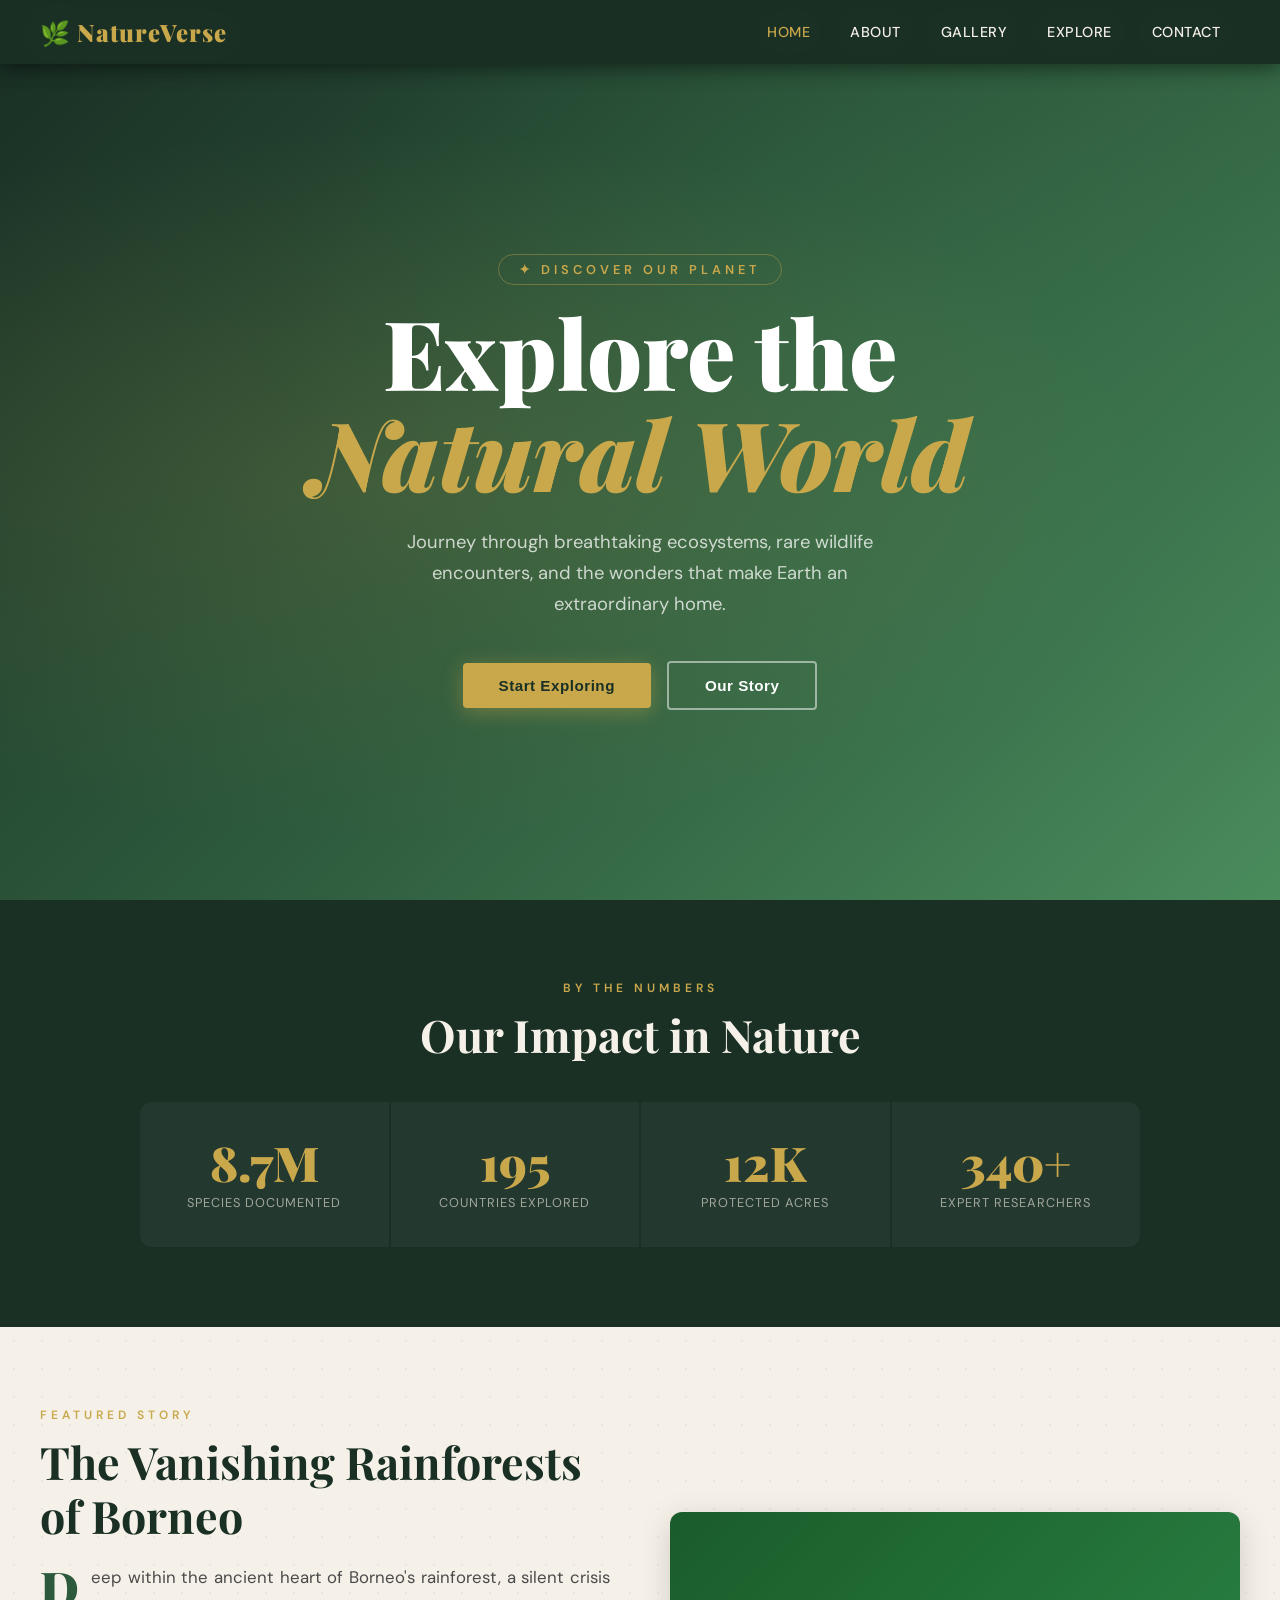
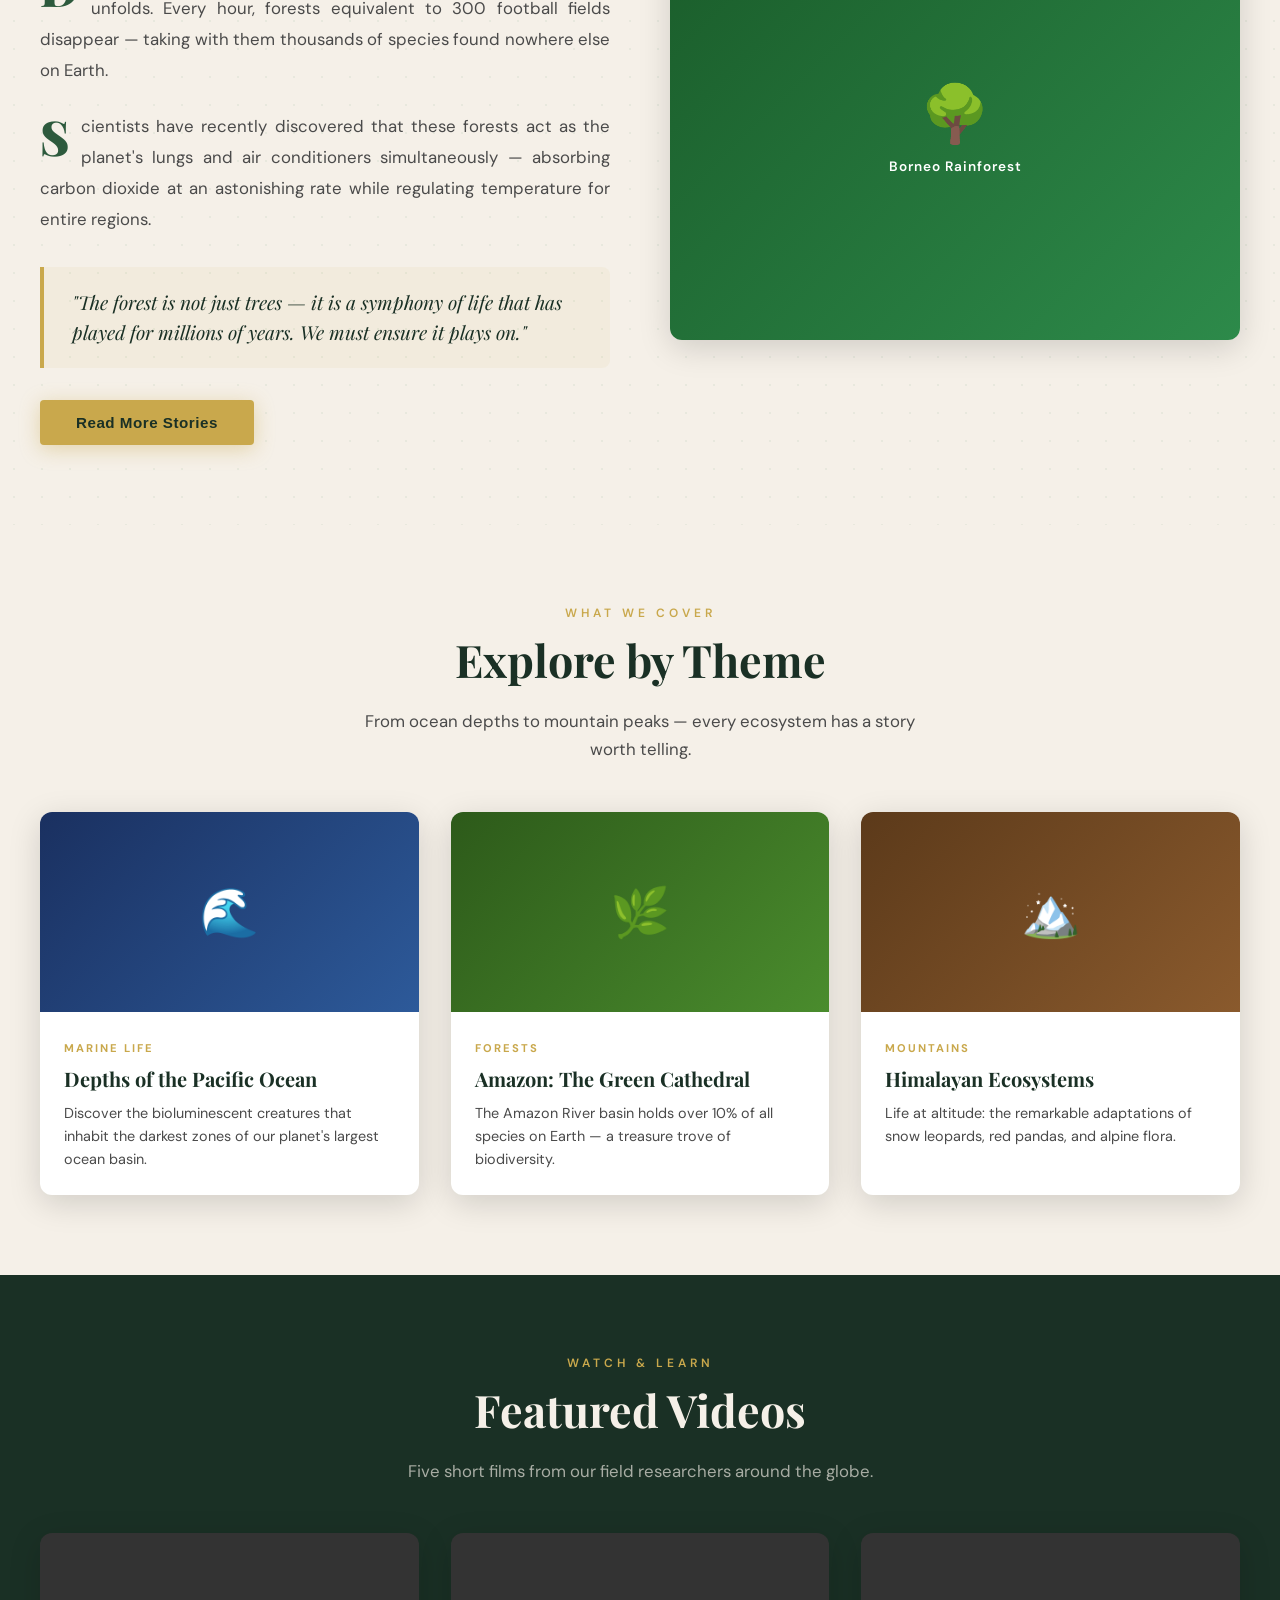
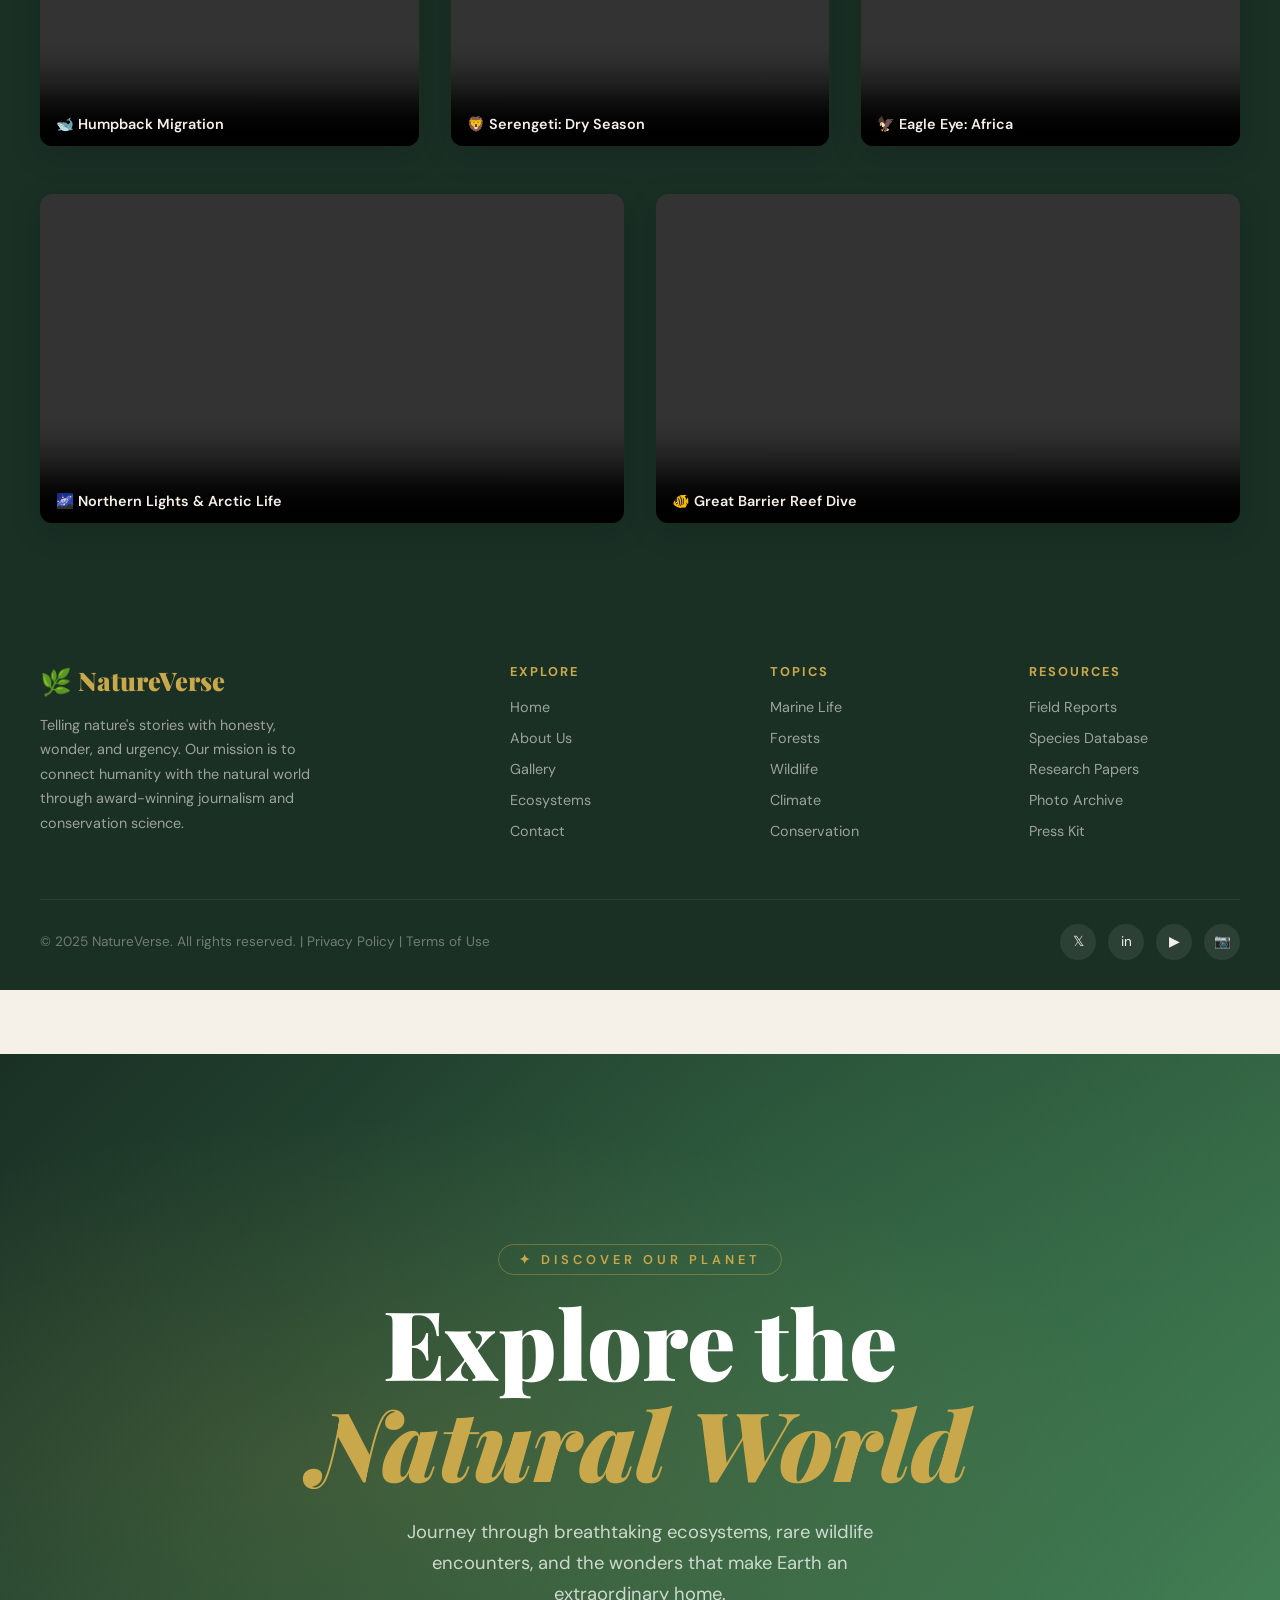
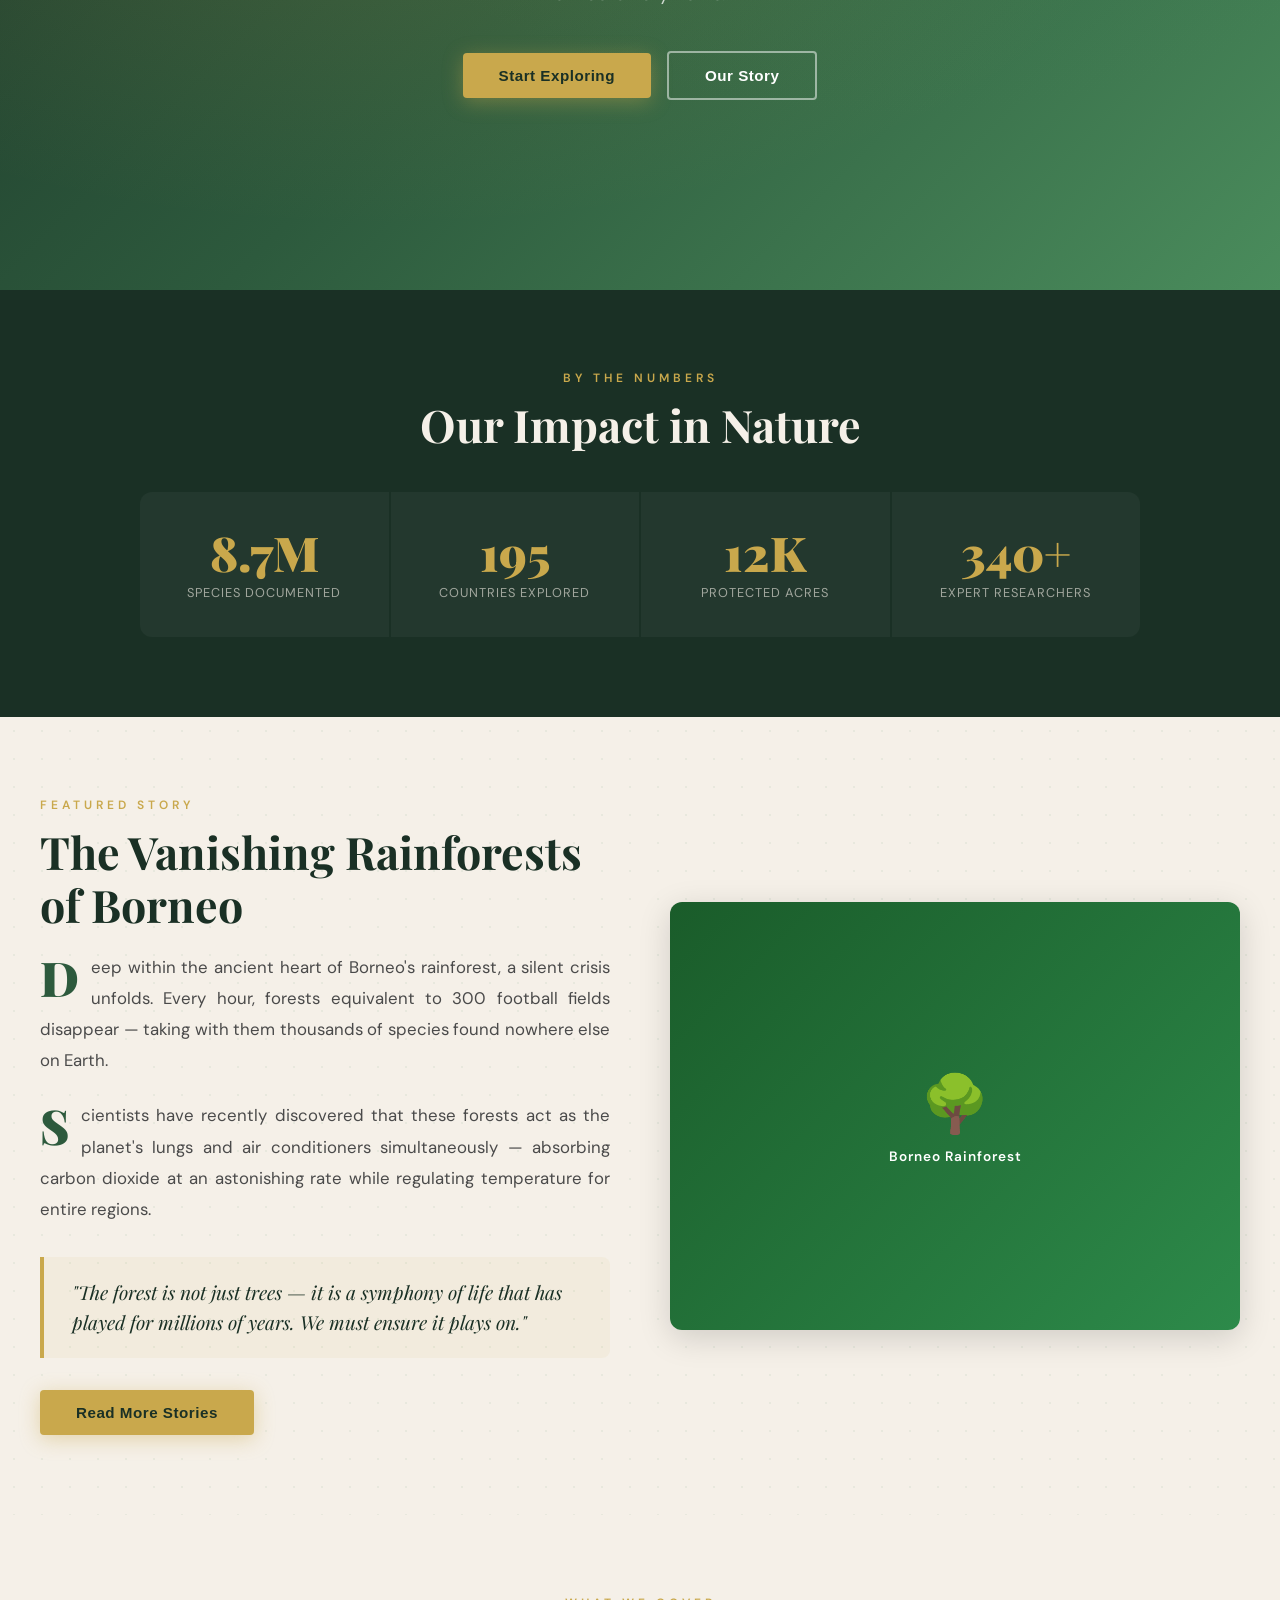
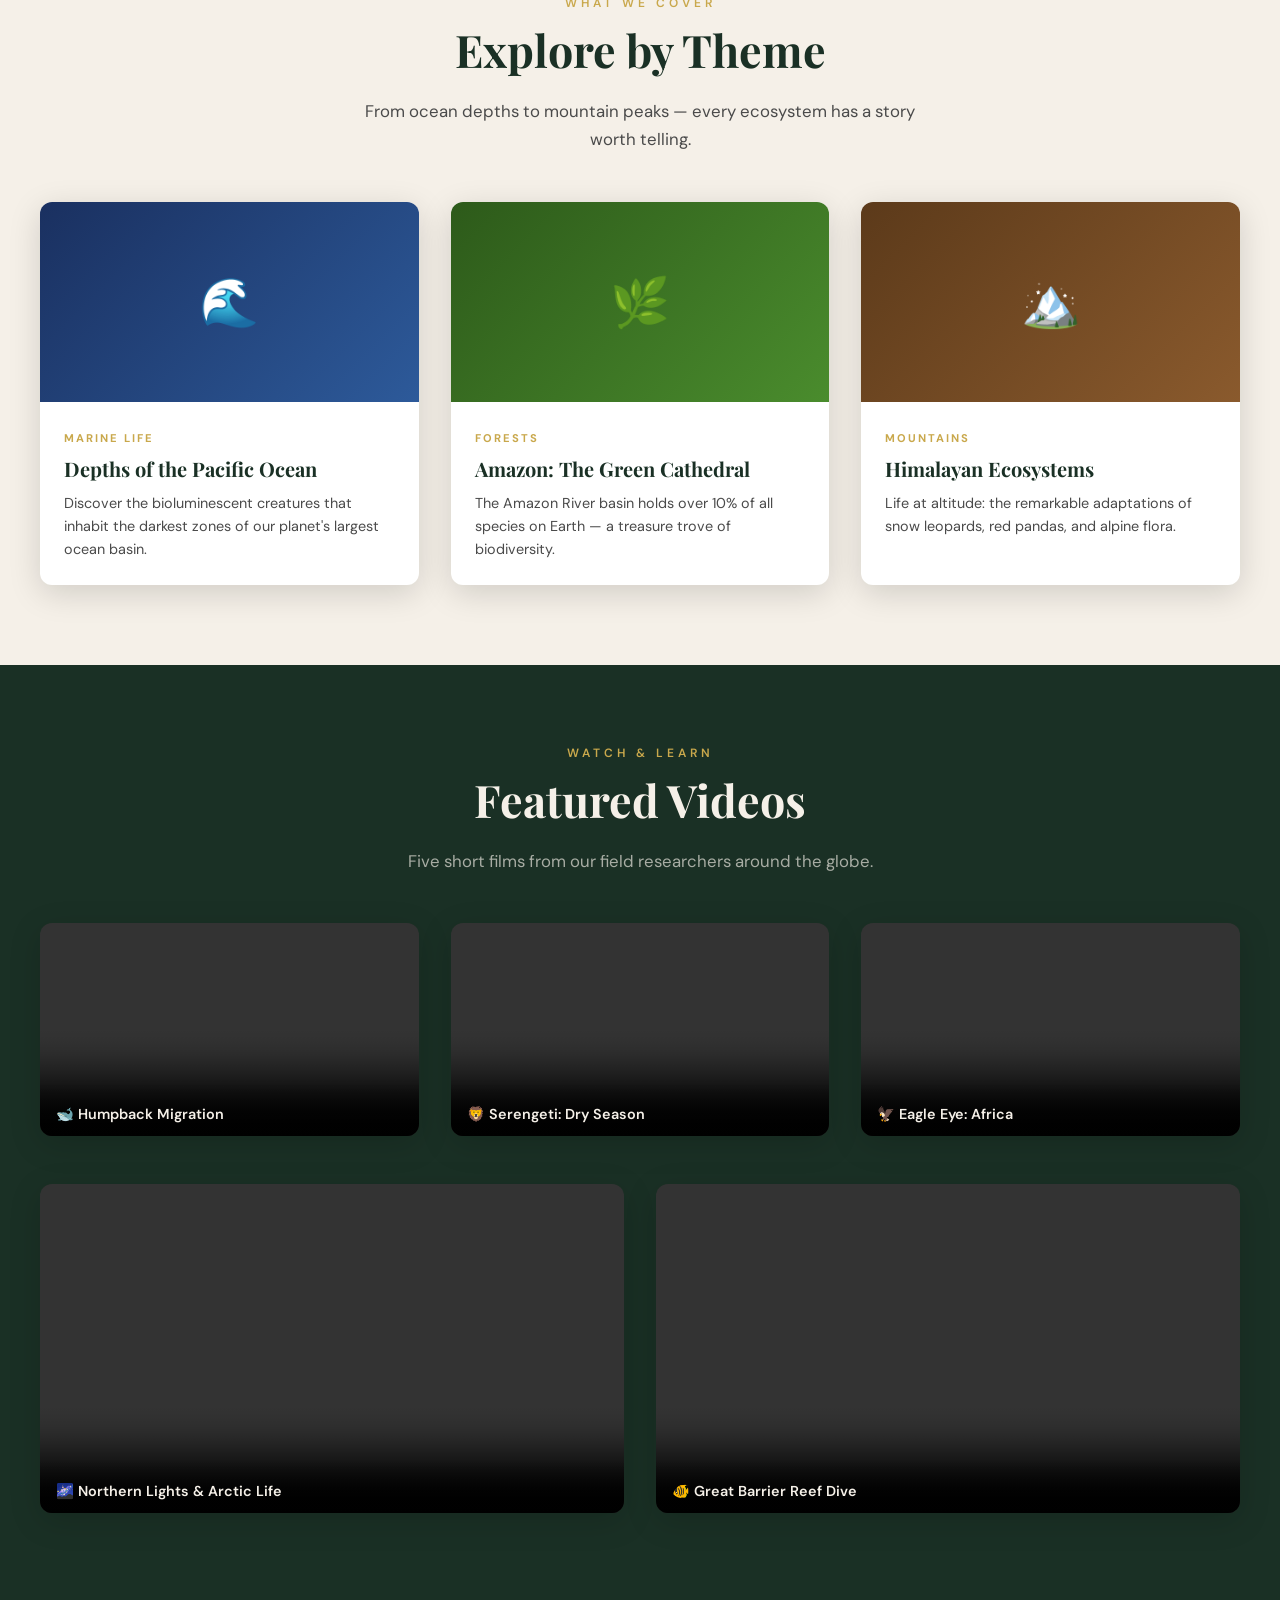
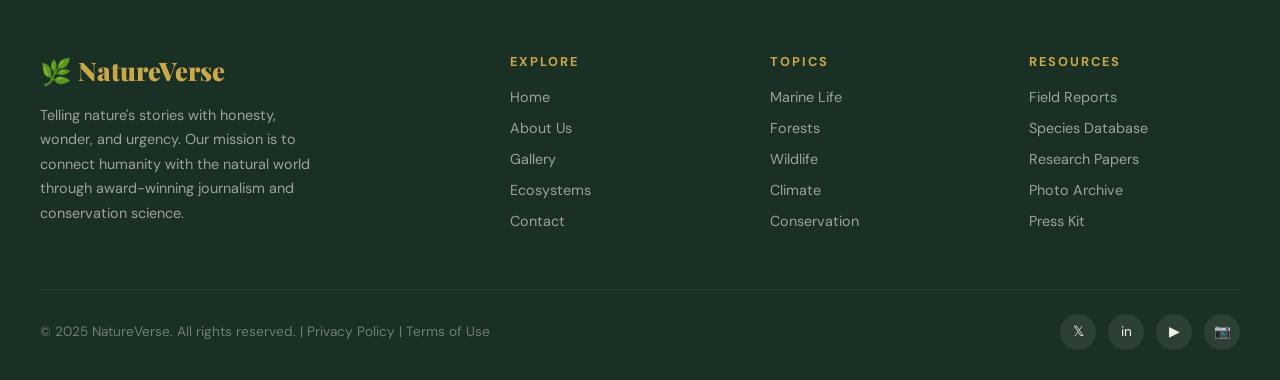
<file: index.html>
<!DOCTYPE html>
<html lang="en">
<head>
  <meta charset="UTF-8" />
  <meta name="viewport" content="width=device-width, initial-scale=1.0"/>
  <title>NatureVerse — Explore Our World</title>
  <link href="https://fonts.googleapis.com/css2?family=Playfair+Display:ital,wght@0,400;0,700;0,900;1,400&family=DM+Sans:wght@300;400;500;600&display=swap" rel="stylesheet"/>
  <style>
    :root {
      --green-dark: #1a3025;
      --green-mid: #2d5a3d;
      --green-light: #4a8c5c;
      --gold: #c9a84c;
      --cream: #f5f0e8;
      --white: #ffffff;
      --text-dark: #1a1a1a;
      --text-mid: #4a4a4a;
      --shadow: 0 8px 32px rgba(0,0,0,0.15);
    }

    * { margin: 0; padding: 0; box-sizing: border-box; }

    body {
      font-family: 'DM Sans', sans-serif;
      background: var(--cream);
      color: var(--text-dark);
      overflow-x: hidden;
    }

    nav {
      position: fixed; top: 0; width: 100%; z-index: 1000;
      background: rgba(26,48,37,0.97);
      backdrop-filter: blur(12px);
      display: flex; align-items: center; justify-content: space-between;
      padding: 0 40px; height: 64px;
      box-shadow: 0 2px 20px rgba(0,0,0,0.3);
    }

    .nav-logo {
      font-family: 'Playfair Display', serif;
      font-size: 1.5rem; font-weight: 900;
      color: var(--gold); letter-spacing: 1px;
    }

    .nav-links { display: flex; gap: 0; list-style: none; }

    .nav-links li a {
      display: block; padding: 20px 20px;
      color: var(--cream); text-decoration: none;
      font-size: 0.9rem; font-weight: 500;
      letter-spacing: 0.5px; text-transform: uppercase;
      transition: color 0.3s; position: relative;
    }

    .nav-links li a::after {
      content: ''; position: absolute; bottom: 12px; left: 20px; right: 20px;
      height: 2px; background: var(--gold);
      transform: scaleX(0); transition: transform 0.3s;
    }

    .nav-links li a:hover { color: var(--gold); }
    .nav-links li a:hover::after { transform: scaleX(1); }
    .nav-links li a.active { color: var(--gold); }

    .page { display: none; padding-top: 64px; min-height: 100vh; }
    .page.active { display: block; animation: fadeIn 0.5s ease; }

    @keyframes fadeIn {
      from { opacity: 0; transform: translateY(12px); }
      to   { opacity: 1; transform: translateY(0); }
    }

    .hero {
      height: calc(100vh - 64px);
      background: linear-gradient(135deg, var(--green-dark) 0%, var(--green-mid) 50%, var(--green-light) 100%);
      display: flex; align-items: center; justify-content: center;
      text-align: center; position: relative; overflow: hidden;
    }

    .hero::before {
      content: ''; position: absolute; inset: 0;
      background: radial-gradient(ellipse at 30% 50%, rgba(201,168,76,0.15) 0%, transparent 60%),
                  radial-gradient(ellipse at 70% 30%, rgba(74,140,92,0.2) 0%, transparent 50%);
    }

    .hero-content { position: relative; z-index: 1; }

    .hero-eyebrow {
      display: inline-block; color: var(--gold);
      font-size: 0.8rem; font-weight: 600; letter-spacing: 4px;
      text-transform: uppercase; margin-bottom: 16px;
      border: 1px solid rgba(201,168,76,0.4); padding: 6px 20px; border-radius: 20px;
    }

    .hero h1 {
      font-family: 'Playfair Display', serif;
      font-size: clamp(3rem, 8vw, 6rem);
      font-weight: 900; color: var(--white);
      line-height: 1.05; margin-bottom: 24px;
    }

    .hero h1 em { color: var(--gold); font-style: italic; }

    .hero p {
      font-size: 1.15rem; color: rgba(255,255,255,0.75);
      max-width: 520px; margin: 0 auto 40px; line-height: 1.7;
    }

    .btn {
      display: inline-block; padding: 14px 36px;
      background: var(--gold); color: var(--green-dark);
      font-weight: 700; font-size: 0.95rem;
      border-radius: 4px; text-decoration: none;
      letter-spacing: 0.5px; cursor: pointer; border: none;
      transition: background 0.3s, transform 0.2s, box-shadow 0.3s;
      box-shadow: 0 4px 20px rgba(201,168,76,0.4);
    }
    .btn:hover { background: #e0be6a; transform: translateY(-2px); box-shadow: 0 8px 30px rgba(201,168,76,0.5); }

    .btn-outline {
      background: transparent; color: var(--white);
      border: 2px solid rgba(255,255,255,0.5); margin-left: 12px;
      box-shadow: none;
    }
    .btn-outline:hover { background: rgba(255,255,255,0.1); border-color: var(--white); }

    section { padding: 80px 40px; }

    .section-label {
      font-size: 0.75rem; font-weight: 600; letter-spacing: 4px;
      text-transform: uppercase; color: var(--gold); margin-bottom: 12px;
    }

    .section-title {
      font-family: 'Playfair Display', serif;
      font-size: clamp(1.8rem, 4vw, 2.8rem);
      font-weight: 700; color: var(--green-dark);
      margin-bottom: 20px; line-height: 1.2;
    }

    .section-sub {
      font-size: 1.05rem; color: var(--text-mid);
      max-width: 560px; line-height: 1.7; margin-bottom: 48px;
    }

    .two-col {
      display: grid; grid-template-columns: 1fr 1fr;
      gap: 60px; align-items: center; max-width: 1200px; margin: 0 auto;
    }

    .three-col {
      display: grid; grid-template-columns: repeat(3, 1fr);
      gap: 32px; max-width: 1200px; margin: 0 auto;
    }

    .card {
      background: var(--white); border-radius: 12px;
      overflow: hidden; box-shadow: var(--shadow);
      transition: transform 0.3s, box-shadow 0.3s;
    }
    .card:hover { transform: translateY(-6px); box-shadow: 0 16px 48px rgba(0,0,0,0.18); }

    .card-img {
      width: 100%; height: 200px; object-fit: cover;
      display: flex; align-items: center; justify-content: center;
      font-size: 3rem;
    }

    .card-body { padding: 24px; }

    .card-tag {
      display: inline-block; font-size: 0.7rem; font-weight: 700;
      letter-spacing: 2px; text-transform: uppercase;
      color: var(--gold); margin-bottom: 10px;
    }

    .card-title {
      font-family: 'Playfair Display', serif;
      font-size: 1.25rem; font-weight: 700;
      color: var(--green-dark); margin-bottom: 10px;
    }

    .card-text { font-size: 0.9rem; color: var(--text-mid); line-height: 1.6; }

    .img-placeholder {
      width: 100%; aspect-ratio: 4/3;
      display: flex; flex-direction: column;
      align-items: center; justify-content: center;
      font-size: 3.5rem; gap: 8px;
      border-radius: 12px; box-shadow: var(--shadow);
    }
    .img-placeholder span { font-size: 0.85rem; font-weight: 600; color: var(--white); letter-spacing: 1px; }

    /* VIDEO */
    .video-container {
      border-radius: 12px; overflow: hidden;
      box-shadow: var(--shadow);
      aspect-ratio: 16/9; position: relative;
      transition: transform 0.3s;
      background: var(--green-dark);
    }
    .video-container:hover { transform: scale(1.02); }
    .video-container video {
      width: 100%; height: 100%; display: block; object-fit: cover;
    }
    .video-overlay {
      position: absolute; bottom: 0; left: 0; right: 0;
      background: linear-gradient(transparent, rgba(0,0,0,0.7));
      padding: 20px 16px 12px;
      pointer-events: none;
    }
    .video-overlay span { color: var(--cream); font-weight: 600; font-size: 0.9rem; }

    /* TABLES */
    .table-wrap { overflow-x: auto; margin: 40px 0; box-shadow: var(--shadow); border-radius: 12px; }
    table { width: 100%; border-collapse: collapse; background: var(--white); }
    thead { background: var(--green-dark); }
    thead th {
      padding: 16px 20px; text-align: left;
      color: var(--gold); font-size: 0.8rem;
      font-weight: 700; letter-spacing: 2px; text-transform: uppercase;
    }
    tbody tr { border-bottom: 1px solid rgba(0,0,0,0.06); transition: background 0.2s; }
    tbody tr:hover { background: rgba(74,140,92,0.06); }
    tbody tr:last-child { border-bottom: none; }
    tbody td { padding: 15px 20px; font-size: 0.92rem; color: var(--text-mid); }
    tbody td:first-child { font-weight: 600; color: var(--text-dark); }
    .badge { display: inline-block; padding: 3px 10px; border-radius: 20px; font-size: 0.75rem; font-weight: 600; }
    .badge-green { background: rgba(74,140,92,0.15); color: var(--green-mid); }
    .badge-gold  { background: rgba(201,168,76,0.15); color: #8a6a1a; }
    .badge-red   { background: rgba(220,80,80,0.12); color: #c04040; }

    /* LISTS */
    .styled-list { list-style: none; }
    .styled-list > li {
      padding: 14px 0 14px 28px; border-bottom: 1px solid rgba(0,0,0,0.07);
      position: relative; font-weight: 500; color: var(--text-dark);
    }
    .styled-list > li::before { content: '▸'; position: absolute; left: 0; color: var(--gold); }
    .styled-list ul { margin-top: 10px; list-style: none; padding-left: 16px; }
    .styled-list ul li { padding: 6px 0 6px 20px; position: relative; color: var(--text-mid); font-size: 0.92rem; }
    .styled-list ul li::before { content: '–'; position: absolute; left: 0; color: var(--green-light); }

    /* BACKGROUNDS */
    .bg-dark { background: var(--green-dark); }
    .bg-dark .section-title { color: var(--cream); }
    .bg-dark .section-sub { color: rgba(245,240,232,0.7); }
    .bg-pattern {
      background-color: var(--cream);
      background-image: radial-gradient(circle, rgba(74,140,92,0.08) 1px, transparent 1px);
      background-size: 28px 28px;
    }
    .bg-gradient { background: linear-gradient(160deg, var(--green-dark) 0%, var(--green-mid) 100%); }

    /* PARAGRAPHS */
    .formatted-p {
      font-size: 1.05rem; line-height: 1.85;
      color: var(--text-mid); margin-bottom: 24px; text-align: justify;
    }
    .formatted-p::first-letter {
      font-family: 'Playfair Display', serif;
      font-size: 3rem; font-weight: 900;
      float: left; line-height: 0.8;
      margin: 6px 12px 0 0; color: var(--green-mid);
    }
    .pull-quote {
      border-left: 4px solid var(--gold);
      padding: 20px 28px; margin: 32px 0;
      background: rgba(201,168,76,0.07); border-radius: 0 8px 8px 0;
    }
    .pull-quote p {
      font-family: 'Playfair Display', serif;
      font-size: 1.2rem; font-style: italic;
      color: var(--green-dark); line-height: 1.6;
    }

    /* GALLERY */
    .gallery-grid {
      display: grid; grid-template-columns: repeat(3, 1fr);
      gap: 16px; max-width: 1100px; margin: 0 auto;
    }
    .gallery-grid .img-placeholder:first-child { grid-column: span 2; aspect-ratio: 2/1; }

    /* FORM */
    .contact-form { max-width: 600px; }
    .form-group { margin-bottom: 20px; }
    .form-group label {
      display: block; font-size: 0.85rem; font-weight: 600;
      color: var(--green-dark); margin-bottom: 8px;
    }
    .form-group input,
    .form-group textarea,
    .form-group select {
      width: 100%; padding: 12px 16px;
      border: 2px solid rgba(45,90,61,0.2); border-radius: 8px;
      font-family: 'DM Sans', sans-serif; font-size: 0.95rem;
      background: var(--white); transition: border-color 0.3s; outline: none;
    }
    .form-group input:focus,
    .form-group textarea:focus,
    .form-group select:focus {
      border-color: var(--green-light);
      box-shadow: 0 0 0 4px rgba(74,140,92,0.1);
    }
    .form-group textarea { resize: vertical; min-height: 120px; }

    /* STATS */
    .stats-row {
      display: grid; grid-template-columns: repeat(4, 1fr);
      gap: 2px; border-radius: 12px; overflow: hidden;
      max-width: 1000px; margin: 0 auto;
    }
    .stat-item { padding: 36px 24px; text-align: center; background: rgba(255,255,255,0.04); }
    .stat-num { font-family: 'Playfair Display', serif; font-size: 3rem; font-weight: 900; color: var(--gold); line-height: 1; }
    .stat-label { font-size: 0.8rem; color: rgba(245,240,232,0.6); text-transform: uppercase; letter-spacing: 1px; margin-top: 8px; }

    /* TIMELINE */
    .timeline { position: relative; padding-left: 32px; max-width: 700px; }
    .timeline::before {
      content: ''; position: absolute; left: 8px; top: 0; bottom: 0;
      width: 2px; background: linear-gradient(to bottom, var(--gold), var(--green-light));
    }
    .timeline-item { position: relative; margin-bottom: 40px; }
    .timeline-dot {
      position: absolute; left: -28px; top: 4px;
      width: 14px; height: 14px; border-radius: 50%;
      background: var(--gold); border: 3px solid var(--cream);
      box-shadow: 0 0 0 2px var(--gold);
    }
    .timeline-year { font-size: 0.75rem; font-weight: 700; color: var(--gold); letter-spacing: 2px; text-transform: uppercase; margin-bottom: 6px; }
    .timeline-title { font-family: 'Playfair Display', serif; font-size: 1.15rem; font-weight: 700; color: var(--green-dark); margin-bottom: 8px; }
    .timeline-text { font-size: 0.92rem; color: var(--text-mid); line-height: 1.6; }

    /* SEARCH BAR */
    .search-bar {
      display: flex; max-width: 500px;
      margin: 0 auto 48px; overflow: hidden;
      border-radius: 8px; box-shadow: var(--shadow);
    }
    .search-bar input {
      flex: 1; padding: 14px 20px; border: none;
      font-family: 'DM Sans', sans-serif; font-size: 0.95rem;
      background: var(--white); outline: none;
    }
    .search-bar button {
      padding: 14px 24px; background: var(--green-mid);
      color: var(--white); border: none; cursor: pointer;
      font-weight: 600; transition: background 0.3s;
    }
    .search-bar button:hover { background: var(--green-dark); }

    /* ACCORDION */
    .accordion-item { border-bottom: 1px solid rgba(0,0,0,0.08); }
    .accordion-header {
      width: 100%; padding: 18px 0; background: none; border: none;
      text-align: left; cursor: pointer; display: flex;
      justify-content: space-between; align-items: center;
      font-family: 'DM Sans', sans-serif; font-size: 1rem; font-weight: 600; color: var(--green-dark);
    }
    .accordion-icon { color: var(--gold); font-size: 1.2rem; transition: transform 0.3s; }
    .accordion-body { max-height: 0; overflow: hidden; transition: max-height 0.4s ease; }
    .accordion-body p { padding: 0 0 18px; font-size: 0.95rem; color: var(--text-mid); line-height: 1.7; }
    .accordion-item.open .accordion-icon { transform: rotate(45deg); }

    /* BACK TO TOP */
    #backToTop {
      position: fixed; bottom: 32px; right: 32px;
      width: 48px; height: 48px; border-radius: 50%;
      background: var(--gold); border: none; cursor: pointer;
      font-size: 1.2rem; box-shadow: 0 4px 20px rgba(201,168,76,0.5);
      display: none; align-items: center; justify-content: center;
      transition: transform 0.3s; z-index: 999;
    }
    #backToTop:hover { transform: translateY(-4px); }
    #backToTop.visible { display: flex; }

    /* FOOTER */
    footer { background: var(--green-dark); padding: 60px 40px 30px; }
    .footer-grid {
      display: grid; grid-template-columns: 2fr 1fr 1fr 1fr;
      gap: 48px; max-width: 1200px; margin: 0 auto 48px;
    }
    .footer-brand .logo { font-family: 'Playfair Display', serif; font-size: 1.6rem; font-weight: 900; color: var(--gold); margin-bottom: 16px; }
    .footer-brand p { font-size: 0.9rem; color: rgba(245,240,232,0.6); line-height: 1.7; max-width: 280px; }
    .footer-col h4 { font-size: 0.8rem; font-weight: 700; letter-spacing: 2px; text-transform: uppercase; color: var(--gold); margin-bottom: 16px; }
    .footer-col ul { list-style: none; }
    .footer-col ul li { margin-bottom: 10px; }
    .footer-col ul li a { color: rgba(245,240,232,0.6); text-decoration: none; font-size: 0.9rem; transition: color 0.3s; }
    .footer-col ul li a:hover { color: var(--cream); }
    .footer-bottom {
      max-width: 1200px; margin: 0 auto;
      border-top: 1px solid rgba(255,255,255,0.08);
      padding-top: 24px; display: flex;
      justify-content: space-between; align-items: center;
    }
    .footer-bottom p { font-size: 0.85rem; color: rgba(245,240,232,0.4); }
    .social-links { display: flex; gap: 12px; }
    .social-links a {
      width: 36px; height: 36px; border-radius: 50%;
      background: rgba(255,255,255,0.08);
      display: flex; align-items: center; justify-content: center;
      color: var(--cream); text-decoration: none; font-size: 0.85rem;
      transition: background 0.3s;
    }
    .social-links a:hover { background: var(--gold); color: var(--green-dark); }

    /* TOAST */
    .toast {
      position: fixed; bottom: 100px; right: 32px;
      background: var(--green-dark); color: var(--cream);
      padding: 14px 20px; border-radius: 8px; font-size: 0.9rem;
      box-shadow: var(--shadow); transform: translateY(20px); opacity: 0;
      transition: all 0.4s; z-index: 2000; border-left: 4px solid var(--gold);
    }
    .toast.show { transform: translateY(0); opacity: 1; }

    /* UTILITIES */
    .max-w { max-width: 1200px; margin: 0 auto; }
    .mb-0 { margin-bottom: 0 !important; }
    .text-center { text-align: center; }
    .mt-48 { margin-top: 48px; }

    /* RESPONSIVE */
    @media (max-width: 900px) {
      .two-col, .three-col { grid-template-columns: 1fr; }
      .footer-grid { grid-template-columns: 1fr 1fr; }
      .stats-row { grid-template-columns: 1fr 1fr; }
      .gallery-grid { grid-template-columns: 1fr 1fr; }
      .gallery-grid .img-placeholder:first-child { grid-column: span 1; aspect-ratio: 4/3; }
      nav { padding: 0 20px; }
      .nav-links li a { padding: 20px 12px; font-size: 0.8rem; }
    }
    @media (max-width: 600px) {
      section { padding: 60px 20px; }
      .footer-grid { grid-template-columns: 1fr; }
      .stats-row { grid-template-columns: 1fr 1fr; }
      .gallery-grid { grid-template-columns: 1fr; }
      .nav-links { display: none; }
    }
  </style>
</head>
<body>

<!-- NAVBAR -->
<nav>
  <div class="nav-logo">🌿 NatureVerse</div>
  <ul class="nav-links">
    <li><a href="#" class="active" onclick="showPage('home', this)">Home</a></li>
    <li><a href="#" onclick="showPage('about', this)">About</a></li>
    <li><a href="#" onclick="showPage('gallery', this)">Gallery</a></li>
    <li><a href="#" onclick="showPage('explore', this)">Explore</a></li>
    <li><a href="#" onclick="showPage('contact', this)">Contact</a></li>
  </ul>
</nav>

<!-- ═══ PAGE 1: HOME ═══ -->
<div id="page-home" class="page active">

  <div class="hero">
    <div class="hero-content">
      <div class="hero-eyebrow">✦ Discover Our Planet</div>
      <h1>Explore the<br><em>Natural World</em></h1>
      <p>Journey through breathtaking ecosystems, rare wildlife encounters, and the wonders that make Earth an extraordinary home.</p>
      <button class="btn" onclick="showPage('explore', document.querySelector('.nav-links li:nth-child(4) a'))">Start Exploring</button>
      <button class="btn btn-outline" onclick="showPage('about', document.querySelector('.nav-links li:nth-child(2) a'))">Our Story</button>
    </div>
  </div>

  <!-- STATS -->
  <section class="bg-dark">
    <div class="max-w">
      <div class="text-center" style="margin-bottom: 40px;">
        <div class="section-label">By the numbers</div>
        <h2 class="section-title" style="color: var(--cream);">Our Impact in Nature</h2>
      </div>
      <div class="stats-row">
        <div class="stat-item"><div class="stat-num">8.7M</div><div class="stat-label">Species Documented</div></div>
        <div class="stat-item"><div class="stat-num">195</div><div class="stat-label">Countries Explored</div></div>
        <div class="stat-item"><div class="stat-num">12K</div><div class="stat-label">Protected Acres</div></div>
        <div class="stat-item"><div class="stat-num">340+</div><div class="stat-label">Expert Researchers</div></div>
      </div>
    </div>
  </section>

  <!-- TWO COLUMN FEATURED STORY -->
  <section class="bg-pattern">
    <div class="max-w two-col">
      <div>
        <div class="section-label">Featured Story</div>
        <h2 class="section-title">The Vanishing Rainforests of Borneo</h2>
        <p class="formatted-p">Deep within the ancient heart of Borneo's rainforest, a silent crisis unfolds. Every hour, forests equivalent to 300 football fields disappear — taking with them thousands of species found nowhere else on Earth.</p>
        <p class="formatted-p mb-0">Scientists have recently discovered that these forests act as the planet's lungs and air conditioners simultaneously — absorbing carbon dioxide at an astonishing rate while regulating temperature for entire regions.</p>
        <div class="pull-quote">
          <p>"The forest is not just trees — it is a symphony of life that has played for millions of years. We must ensure it plays on."</p>
        </div>
        <button class="btn" onclick="showPage('explore', document.querySelector('.nav-links li:nth-child(4) a'))">Read More Stories</button>
      </div>
      <div class="img-placeholder" style="background: linear-gradient(135deg, #1a5c2a, #2d8a4a); min-height: 420px;">
        🌳<span>Borneo Rainforest</span>
      </div>
    </div>
  </section>

  <!-- THREE COLUMN CARDS -->
  <section>
    <div class="max-w">
      <div class="section-label text-center">What We Cover</div>
      <h2 class="section-title text-center">Explore by Theme</h2>
      <p class="section-sub text-center" style="margin: 0 auto 48px;">From ocean depths to mountain peaks — every ecosystem has a story worth telling.</p>
      <div class="three-col">
        <div class="card">
          <div class="card-img" style="background: linear-gradient(135deg, #1a3060, #2d5a9a);">🌊</div>
          <div class="card-body">
            <span class="card-tag">Marine Life</span>
            <div class="card-title">Depths of the Pacific Ocean</div>
            <p class="card-text">Discover the bioluminescent creatures that inhabit the darkest zones of our planet's largest ocean basin.</p>
          </div>
        </div>
        <div class="card">
          <div class="card-img" style="background: linear-gradient(135deg, #2d5a1a, #4a8c2d);">🌿</div>
          <div class="card-body">
            <span class="card-tag">Forests</span>
            <div class="card-title">Amazon: The Green Cathedral</div>
            <p class="card-text">The Amazon River basin holds over 10% of all species on Earth — a treasure trove of biodiversity.</p>
          </div>
        </div>
        <div class="card">
          <div class="card-img" style="background: linear-gradient(135deg, #5c3a1a, #8a5a2d);">🏔️</div>
          <div class="card-body">
            <span class="card-tag">Mountains</span>
            <div class="card-title">Himalayan Ecosystems</div>
            <p class="card-text">Life at altitude: the remarkable adaptations of snow leopards, red pandas, and alpine flora.</p>
          </div>
        </div>
      </div>
    </div>
  </section>

  <!-- VIDEOS SECTION -->
  <section class="bg-dark">
    <div class="max-w">
      <div class="section-label text-center">Watch &amp; Learn</div>
      <h2 class="section-title text-center" style="color:var(--cream);">Featured Videos</h2>
      <p class="section-sub text-center" style="color: rgba(245,240,232,0.65); margin: 0 auto 48px;">Five short films from our field researchers around the globe.</p>

      <div class="three-col">
        <div class="video-container">
          <video controls style="width:100%;height:100%;object-fit:cover;">
            <source src="https://www.w3schools.com/html/mov_bbb.mp4" type="video/mp4"/>
            Your browser does not support the video tag.
          </video>
          <div class="video-overlay"><span>🐋 Humpback Migration</span></div>
        </div>
        <div class="video-container">
          <video controls style="width:100%;height:100%;object-fit:cover;">
            <source src="https://www.w3schools.com/html/movie.mp4" type="video/mp4"/>
            Your browser does not support the video tag.
          </video>
          <div class="video-overlay"><span>🦁 Serengeti: Dry Season</span></div>
        </div>
        <div class="video-container">
          <video controls style="width:100%;height:100%;object-fit:cover;">
            <source src="https://samplelib.com/lib/preview/mp4/sample-5s.mp4" type="video/mp4"/>
            Your browser does not support the video tag.
          </video>
          <div class="video-overlay"><span>🦅 Eagle Eye: Africa</span></div>
        </div>
      </div>

      <div class="two-col mt-48" style="gap:32px;">
        <div class="video-container">
          <video controls style="width:100%;height:100%;object-fit:cover;">
            <source src="https://samplelib.com/lib/preview/mp4/sample-10s.mp4" type="video/mp4"/>
            Your browser does not support the video tag.
          </video>
          <div class="video-overlay"><span>🌌 Northern Lights &amp; Arctic Life</span></div>
        </div>
        <div class="video-container">
          <video controls style="width:100%;height:100%;object-fit:cover;">
            <source src="https://samplelib.com/lib/preview/mp4/sample-15s.mp4" type="video/mp4"/>
            Your browser does not support the video tag.
          </video>
          <div class="video-overlay"><span>🐠 Great Barrier Reef Dive</span></div>
        </div>
      </div>
    </div>
  </section>

</div>

<!-- ═══ PAGE 2: ABOUT ═══ -->
<div id="page-about" class="page">

  <section style="background: var(--green-dark); padding: 80px 40px 60px;">
    <div class="max-w two-col">
      <div>
        <div class="section-label">Our Story</div>
        <h1 class="section-title" style="color: var(--cream); font-size: clamp(2rem,5vw,3.5rem);">Built by Nature Lovers, for Nature Lovers</h1>
        <p class="formatted-p" style="color: rgba(245,240,232,0.75);">Founded in 2010 by a group of passionate ecologists and documentary filmmakers, NatureVerse began as a simple blog cataloguing field notes from the Kenyan savannah. What started as a personal project quickly grew into one of the world's most visited nature education platforms.</p>
        <p class="formatted-p mb-0" style="color: rgba(245,240,232,0.75);">Our editorial team of 80 field researchers, scientists, photographers, and writers spans every continent. We believe that education is the most powerful conservation tool available.</p>
      </div>
      <div class="img-placeholder" style="background: linear-gradient(135deg, #2d5a3d, #4a8c5c); min-height: 380px;">
        🌍<span>Our Team in the Field</span>
      </div>
    </div>
  </section>

  <!-- TIMELINE -->
  <section class="bg-pattern">
    <div class="max-w">
      <div class="section-label">Milestones</div>
      <h2 class="section-title">Our Journey</h2>
      <p class="section-sub">From a blog to a global conservation media platform.</p>
      <div class="timeline">
        <div class="timeline-item">
          <div class="timeline-dot"></div>
          <div class="timeline-year">2010</div>
          <div class="timeline-title">NatureVerse Founded</div>
          <p class="timeline-text">Dr. Amara Osei and filmmaker Priya Nair launch a blog from Nairobi with the first feature on Maasai Mara lion prides.</p>
        </div>
        <div class="timeline-item">
          <div class="timeline-dot"></div>
          <div class="timeline-year">2013</div>
          <div class="timeline-title">First Documentary Series</div>
          <p class="timeline-text">Our 6-part series "Africa Unfiltered" premieres on three international streaming platforms and wins two environmental journalism awards.</p>
        </div>
        <div class="timeline-item">
          <div class="timeline-dot"></div>
          <div class="timeline-year">2017</div>
          <div class="timeline-title">10M Readers Milestone</div>
          <p class="timeline-text">NatureVerse reaches 10 million monthly readers, establishing partnerships with UNESCO and WWF.</p>
        </div>
        <div class="timeline-item">
          <div class="timeline-dot"></div>
          <div class="timeline-year">2021</div>
          <div class="timeline-title">Conservation Fund Launched</div>
          <p class="timeline-text">We establish the NatureVerse Conservation Fund, committing $2M annually to habitat protection across 15 countries.</p>
        </div>
        <div class="timeline-item">
          <div class="timeline-dot"></div>
          <div class="timeline-year">2024</div>
          <div class="timeline-title">AI-Powered Species ID Tool</div>
          <p class="timeline-text">We launch SpeciesLens, a free mobile tool that identifies plants and animals from photos and links users to conservation data.</p>
        </div>
      </div>
    </div>
  </section>

  <!-- PHILOSOPHY PARAGRAPHS -->
  <section>
    <div class="max-w">
      <div class="section-label">Our Philosophy</div>
      <h2 class="section-title">Why Nature Matters</h2>
      <p class="formatted-p">The relationship between humanity and the natural world is one of deep interdependence, shaped over millions of years of shared evolution. Every breath we take is made possible by the photosynthesis occurring in forests and ocean phytoplankton.</p>
      <p class="formatted-p">Biodiversity is not merely a scientific curiosity. It is the foundation upon which all human civilization rests. The medicines that save lives, the fibers that clothe us, the clean water that sustains us: all originate from the diversity of species and ecosystems that cover our planet.</p>
      <div class="pull-quote">
        <p>"In every walk with nature, one receives far more than he seeks. The mountains are calling, and the rivers are whispering secrets older than civilization."</p>
      </div>
      <p class="formatted-p">Climate change, habitat destruction, overexploitation, pollution, and invasive species represent the five greatest threats to Earth's biodiversity today. But these threats are human-caused — and crucially, human-solvable.</p>
    </div>
  </section>

  <!-- TEAM CARDS -->
  <section class="bg-pattern">
    <div class="max-w">
      <div class="section-label text-center">The People Behind the Stories</div>
      <h2 class="section-title text-center">Meet Our Team</h2>
      <div class="three-col mt-48">
        <div class="card">
          <div class="card-img" style="background: linear-gradient(135deg, #2d5a3d, #4a8c5c);">👩‍🔬</div>
          <div class="card-body">
            <span class="card-tag">Co-Founder &amp; Editor</span>
            <div class="card-title">Dr. Amara Osei</div>
            <p class="card-text">PhD in Ecology from the University of Nairobi. 20 years in field research across East Africa's savannah ecosystems.</p>
          </div>
        </div>
        <div class="card">
          <div class="card-img" style="background: linear-gradient(135deg, #1a3060, #2d5a9a);">🎥</div>
          <div class="card-body">
            <span class="card-tag">Co-Founder &amp; Director</span>
            <div class="card-title">Priya Nair</div>
            <p class="card-text">Award-winning documentary filmmaker. Her work has been featured on BBC, National Geographic, and Netflix Nature series.</p>
          </div>
        </div>
        <div class="card">
          <div class="card-img" style="background: linear-gradient(135deg, #5c2a1a, #8a4a2d);">🌊</div>
          <div class="card-body">
            <span class="card-tag">Marine Correspondent</span>
            <div class="card-title">James Kamau</div>
            <p class="card-text">Marine biologist and underwater photographer. James has logged over 4,000 dive hours across five ocean basins.</p>
          </div>
        </div>
      </div>
    </div>
  </section>

</div>

<!-- ═══ PAGE 3: GALLERY ═══ -->
<div id="page-gallery" class="page">

  <section>
    <div class="max-w">
      <div class="section-label text-center">Visual Stories</div>
      <h2 class="section-title text-center">Photo Gallery</h2>
      <p class="section-sub text-center" style="margin: 0 auto 16px;">Images captured by our field photographers across seven continents.</p>

      <div class="search-bar">
        <input type="text" placeholder="Search photos: forest, ocean, wildlife…" id="searchInput"/>
        <button onclick="handleSearch()">Search</button>
      </div>

      <!-- 6 IMAGE CONTAINERS -->
      <div class="gallery-grid">
        <div class="img-placeholder" style="background: linear-gradient(135deg, #1a5c2a, #2d8a4a);">🌳<span>Borneo Canopy</span></div>
        <div class="img-placeholder" style="background: linear-gradient(135deg, #1a3060, #3060a0); aspect-ratio:4/3;">🐋<span>Blue Whale, Pacific</span></div>
        <div class="img-placeholder" style="background: linear-gradient(135deg, #5c3a00, #9a6a10); aspect-ratio:4/3;">🦁<span>Maasai Mara Lions</span></div>
        <div class="img-placeholder" style="background: linear-gradient(135deg, #0a3040, #1a6070); aspect-ratio:4/3;">🐧<span>Emperor Penguins, Antarctica</span></div>
        <div class="img-placeholder" style="background: linear-gradient(135deg, #40100a, #7a2010); aspect-ratio:4/3;">🌋<span>Kilauea Volcano, Hawaii</span></div>
        <div class="img-placeholder" style="background: linear-gradient(135deg, #2a0a40, #6030a0); aspect-ratio:4/3;">🌌<span>Aurora Borealis, Iceland</span></div>
      </div>

      <!-- 2 MORE IMAGES -->
      <div class="two-col mt-48" style="gap:24px;">
        <div class="img-placeholder" style="background: linear-gradient(135deg, #0a4030, #1a7050); aspect-ratio:16/9;">🌺<span>Amazon Orchids</span></div>
        <div class="img-placeholder" style="background: linear-gradient(135deg, #3a2a00, #7a5a00); aspect-ratio:16/9;">🦒<span>Giraffes at Sunset</span></div>
      </div>

      <!-- TABLE 1 -->
      <h3 class="section-title" style="margin: 60px 0 8px; font-size: 1.6rem;">Photo Archive Details</h3>
      <div class="table-wrap">
        <table>
          <thead>
            <tr><th>Photo Title</th><th>Location</th><th>Photographer</th><th>Date</th><th>Category</th><th>License</th></tr>
          </thead>
          <tbody>
            <tr><td>Borneo Canopy at Dawn</td><td>Sarawak, Malaysia</td><td>Lin Wei</td><td>Mar 2024</td><td><span class="badge badge-green">Forest</span></td><td>CC BY 4.0</td></tr>
            <tr><td>Blue Whale Migration</td><td>Pacific Ocean</td><td>James Kamau</td><td>Jan 2024</td><td><span class="badge badge-gold">Marine</span></td><td>Editorial</td></tr>
            <tr><td>Maasai Mara Lions</td><td>Kenya</td><td>Amara Osei</td><td>Aug 2023</td><td><span class="badge badge-red">Wildlife</span></td><td>All Rights</td></tr>
            <tr><td>Emperor Penguin Colony</td><td>Antarctica</td><td>Sofia Brandt</td><td>Nov 2023</td><td><span class="badge badge-gold">Polar</span></td><td>CC BY 4.0</td></tr>
            <tr><td>Kilauea Eruption Flow</td><td>Hawaii, USA</td><td>Kai Nakamura</td><td>May 2023</td><td><span class="badge badge-red">Geology</span></td><td>CC BY-SA</td></tr>
            <tr><td>Aurora Borealis, Reykjavik</td><td>Iceland</td><td>Björn Sigurðsson</td><td>Dec 2023</td><td><span class="badge badge-green">Atmosphere</span></td><td>Editorial</td></tr>
            <tr><td>Amazon Orchid Varieties</td><td>Manaus, Brazil</td><td>Lucia Ferreira</td><td>Jul 2023</td><td><span class="badge badge-green">Flora</span></td><td>CC BY 4.0</td></tr>
            <tr><td>Giraffes at Sunset</td><td>Amboseli, Kenya</td><td>Amara Osei</td><td>Sep 2023</td><td><span class="badge badge-red">Wildlife</span></td><td>All Rights</td></tr>
          </tbody>
        </table>
      </div>
    </div>
  </section>

</div>

<!-- ═══ PAGE 4: EXPLORE ═══ -->
<div id="page-explore" class="page">

  <section style="background: var(--green-mid); padding: 60px 40px;">
    <div class="max-w text-center">
      <div class="section-label" style="color: var(--gold);">Discover</div>
      <h1 class="section-title" style="color: var(--cream); font-size: clamp(2rem,5vw,3.5rem);">Explore Our World</h1>
      <p class="section-sub" style="color: rgba(245,240,232,0.75); margin: 0 auto;">Dive into ecosystems, species data, and field reports from our researchers worldwide.</p>
    </div>
  </section>

  <!-- TWO COL: NESTED LIST + CARDS -->
  <section class="bg-pattern">
    <div class="max-w two-col">
      <div>
        <div class="section-label">Ecosystem Guide</div>
        <h2 class="section-title">Earth's Major Biomes</h2>
        <p class="section-sub">Every biome is a unique community of life shaped by climate, geography, and millennia of evolution.</p>
        <!-- NESTED LIST -->
        <ul class="styled-list">
          <li>Tropical Rainforests
            <ul>
              <li>Amazon Basin — South America</li>
              <li>Congo Basin — Central Africa</li>
              <li>Borneo &amp; Sumatra — Southeast Asia</li>
              <li>Daintree — Queensland, Australia</li>
            </ul>
          </li>
          <li>Temperate Forests
            <ul>
              <li>Pacific Northwest — USA &amp; Canada</li>
              <li>Black Forest — Germany</li>
              <li>Valdivian Forest — Chile</li>
            </ul>
          </li>
          <li>Grasslands &amp; Savannahs
            <ul>
              <li>Maasai Mara — Kenya &amp; Tanzania</li>
              <li>Serengeti — Tanzania</li>
              <li>Pampas — Argentina</li>
            </ul>
          </li>
          <li>Marine Ecosystems
            <ul>
              <li>Great Barrier Reef — Australia</li>
              <li>Coral Triangle — Pacific</li>
              <li>Kelp Forests — California</li>
            </ul>
          </li>
          <li>Polar &amp; Alpine Zones
            <ul>
              <li>Antarctic Ice Sheet</li>
              <li>Arctic Tundra — Canada &amp; Russia</li>
              <li>Himalayan Alpine Meadows</li>
            </ul>
          </li>
        </ul>
      </div>
      <div>
        <div class="section-label">Field Reports</div>
        <h2 class="section-title">Latest from the Field</h2>
        <div class="card" style="margin-bottom: 20px;">
          <div class="card-body">
            <span class="card-tag">🌿 Forest</span>
            <div class="card-title">New Orchid Species Found in Madagascar</div>
            <p class="card-text">Researchers catalogued 14 previously undescribed orchid species in a remote highland valley.</p>
          </div>
        </div>
        <div class="card" style="margin-bottom: 20px;">
          <div class="card-body">
            <span class="card-tag">🌊 Ocean</span>
            <div class="card-title">Coral Bleaching Alert: Great Barrier Reef</div>
            <p class="card-text">Aerial surveys confirm a fourth mass bleaching event since 2016, affecting 73% of the reef's 2,300 km length.</p>
          </div>
        </div>
        <div class="card">
          <div class="card-body">
            <span class="card-tag">🦁 Wildlife</span>
            <div class="card-title">Cheetah Population Rebounds in Kenya</div>
            <p class="card-text">A 15-year conservation program has increased cheetah numbers in the Laikipia Plateau from 54 to 189 individuals.</p>
          </div>
        </div>
      </div>
    </div>
  </section>

  <!-- TABLE 2: SPECIES DATABASE -->
  <section>
    <div class="max-w">
      <div class="section-label">Conservation Status</div>
      <h2 class="section-title">At-Risk Species Database</h2>
      <p class="section-sub">Flagship species currently monitored by our conservation partners.</p>
      <div class="table-wrap">
        <table>
          <thead>
            <tr><th>Species</th><th>Scientific Name</th><th>Region</th><th>Wild Population</th><th>IUCN Status</th><th>Trend</th></tr>
          </thead>
          <tbody>
            <tr><td>🦁 African Lion</td><td>Panthera leo</td><td>Sub-Saharan Africa</td><td>~23,000</td><td><span class="badge badge-gold">Vulnerable</span></td><td>📉 Decreasing</td></tr>
            <tr><td>🐘 African Elephant</td><td>Loxodonta africana</td><td>Africa</td><td>~415,000</td><td><span class="badge badge-gold">Vulnerable</span></td><td>📉 Decreasing</td></tr>
            <tr><td>🦏 White Rhinoceros</td><td>Ceratotherium simum</td><td>Southern Africa</td><td>~18,000</td><td><span class="badge badge-green">Near Threatened</span></td><td>📈 Increasing</td></tr>
            <tr><td>🐅 Amur Leopard</td><td>Panthera pardus orientalis</td><td>Russian Far East</td><td>~100</td><td><span class="badge badge-red">Critically Endangered</span></td><td>📈 Increasing</td></tr>
            <tr><td>🦧 Bornean Orangutan</td><td>Pongo pygmaeus</td><td>Borneo</td><td>~104,700</td><td><span class="badge badge-red">Critically Endangered</span></td><td>📉 Decreasing</td></tr>
            <tr><td>🐋 Blue Whale</td><td>Balaenoptera musculus</td><td>Global Oceans</td><td>10,000–25,000</td><td><span class="badge badge-gold">Endangered</span></td><td>📈 Increasing</td></tr>
            <tr><td>🐧 Emperor Penguin</td><td>Aptenodytes forsteri</td><td>Antarctica</td><td>~600,000</td><td><span class="badge badge-gold">Vulnerable</span></td><td>📉 Decreasing</td></tr>
            <tr><td>🐢 Leatherback Turtle</td><td>Dermochelys coriacea</td><td>Global</td><td>~34,000</td><td><span class="badge badge-gold">Vulnerable</span></td><td>📉 Decreasing</td></tr>
          </tbody>
        </table>
      </div>
    </div>
  </section>

  <!-- ACCORDION FAQ -->
  <section class="bg-pattern">
    <div class="max-w two-col">
      <div>
        <div class="section-label">Common Questions</div>
        <h2 class="section-title">Nature FAQ</h2>
        <p class="section-sub">Answers to the most frequently asked questions from our global community.</p>
        <p class="formatted-p">The natural world is full of mystery and complexity that continues to surprise even the most experienced scientists. Every year brings new discoveries that challenge our understanding of life on Earth.</p>
      </div>
      <div>
        <div class="accordion-item">
          <button class="accordion-header" onclick="toggleAccordion(this)">
            What is the most biodiverse place on Earth? <span class="accordion-icon">+</span>
          </button>
          <div class="accordion-body">
            <p>The tropical Andes — spanning Colombia, Ecuador, Peru, Bolivia, and Venezuela — hosting over 45,000 plant species per square kilometre.</p>
          </div>
        </div>
        <div class="accordion-item">
          <button class="accordion-header" onclick="toggleAccordion(this)">
            How many species go extinct each day? <span class="accordion-icon">+</span>
          </button>
          <div class="accordion-body">
            <p>Scientists estimate 150–200 species go extinct every 24 hours — a rate 1,000 to 10,000 times higher than the natural background rate.</p>
          </div>
        </div>
        <div class="accordion-item">
          <button class="accordion-header" onclick="toggleAccordion(this)">
            What can individuals do to protect nature? <span class="accordion-icon">+</span>
          </button>
          <div class="accordion-body">
            <p>Reduce meat consumption, support sustainable products, reduce single-use plastics, plant native species, and vote for environmentally conscious policies.</p>
          </div>
        </div>
        <div class="accordion-item">
          <button class="accordion-header" onclick="toggleAccordion(this)">
            Why do forests matter for climate? <span class="accordion-icon">+</span>
          </button>
          <div class="accordion-body">
            <p>Forests store roughly 45% of terrestrial carbon and absorb about 2.6 billion tonnes of CO₂ annually, regulating rainfall and cooling temperatures across continents.</p>
          </div>
        </div>
      </div>
    </div>
  </section>

</div>

<!-- ═══ PAGE 5: CONTACT ═══ -->
<div id="page-contact" class="page">

  <section style="background: var(--green-dark); padding: 60px 40px;">
    <div class="max-w text-center">
      <div class="section-label">Get In Touch</div>
      <h1 class="section-title" style="color: var(--cream); font-size: clamp(2rem,5vw,3.5rem);">We'd Love to Hear From You</h1>
      <p class="section-sub" style="color: rgba(245,240,232,0.7); margin: 0 auto;">Whether you're a researcher, educator, journalist, or nature enthusiast — our door is always open.</p>
    </div>
  </section>

  <section>
    <div class="max-w two-col">
      <div>
        <div class="section-label">Send a Message</div>
        <h2 class="section-title">Contact Form</h2>
        <div class="contact-form">
          <div class="form-group">
            <label for="fname">Full Name</label>
            <input type="text" id="fname" placeholder="Your full name"/>
          </div>
          <div class="form-group">
            <label for="email">Email Address</label>
            <input type="email" id="email" placeholder="you@example.com"/>
          </div>
          <div class="form-group">
            <label for="subject">Subject</label>
            <select id="subject">
              <option value="">Select a topic…</option>
              <option>Editorial Inquiry</option>
              <option>Partnership &amp; Sponsorship</option>
              <option>Conservation Project</option>
              <option>Photo &amp; Video Licensing</option>
              <option>General Inquiry</option>
            </select>
          </div>
          <div class="form-group">
            <label for="msg">Message</label>
            <textarea id="msg" placeholder="Tell us what's on your mind…"></textarea>
          </div>
          <button class="btn" onclick="handleContactSubmit()">Send Message</button>
        </div>
      </div>
      <div>
        <div class="section-label">Find Us</div>
        <h2 class="section-title">Our Offices</h2>
        <p class="formatted-p">NatureVerse operates from three regional offices strategically located to cover the world's most critical biodiversity hotspots. Each office houses researchers, editors, and multimedia producers.</p>
        <p class="formatted-p">We welcome visits, collaborations, and partnerships with schools, universities, government bodies, and NGOs committed to environmental education.</p>
        <div style="display: flex; flex-direction: column; gap: 16px; margin-top: 24px;">
          <div class="card" style="border-left: 4px solid var(--gold); border-radius: 4px 12px 12px 4px;">
            <div class="card-body">
              <span class="card-tag">🌍 Africa HQ</span>
              <div class="card-title">Nairobi, Kenya</div>
              <p class="card-text">Westlands Business Park, Nairobi<br>+254 20 444 8800 · africa@natureverse.org</p>
            </div>
          </div>
          <div class="card" style="border-left: 4px solid var(--green-light); border-radius: 4px 12px 12px 4px;">
            <div class="card-body">
              <span class="card-tag">🌏 Asia Pacific</span>
              <div class="card-title">Singapore</div>
              <p class="card-text">One Raffles Quay, Singapore 048583<br>+65 6800 9200 · asia@natureverse.org</p>
            </div>
          </div>
          <div class="card" style="border-left: 4px solid var(--gold); border-radius: 4px 12px 12px 4px;">
            <div class="card-body">
              <span class="card-tag">🌎 Americas</span>
              <div class="card-title">Bogotá, Colombia</div>
              <p class="card-text">Carrera 7 No. 71-21, Bogotá<br>+57 1 800 7700 · americas@natureverse.org</p>
            </div>
          </div>
        </div>
      </div>
    </div>
  </section>

  <!-- NEWSLETTER -->
  <section class="bg-gradient text-center">
    <div class="max-w" style="max-width: 700px;">
      <div class="section-label" style="color: var(--gold);">Stay Connected</div>
      <h2 class="section-title" style="color: var(--cream);">Join 2 Million Nature Lovers</h2>
      <p style="color: rgba(245,240,232,0.7); margin-bottom: 36px; font-size: 1.05rem; line-height: 1.7;">Get weekly field reports, conservation alerts, and stunning photography delivered straight to your inbox. No spam — ever.</p>
      <div class="search-bar" style="max-width: 440px; margin-bottom: 0;">
        <input type="email" placeholder="Enter your email address" id="newsletterEmail"/>
        <button onclick="handleNewsletter()">Subscribe</button>
      </div>
    </div>
  </section>

</div>

<!-- ═══ FOOTER ═══ -->
<footer>
  <div class="footer-grid">
    <div class="footer-brand">
      <div class="logo">🌿 NatureVerse</div>
      <p>Telling nature's stories with honesty, wonder, and urgency. Our mission is to connect humanity with the natural world through award-winning journalism and conservation science.</p>
    </div>
    <div class="footer-col">
      <h4>Explore</h4>
      <ul>
        <li><a href="#" onclick="showPage('home', null)">Home</a></li>
        <li><a href="#" onclick="showPage('about', null)">About Us</a></li>
        <li><a href="#" onclick="showPage('gallery', null)">Gallery</a></li>
        <li><a href="#" onclick="showPage('explore', null)">Ecosystems</a></li>
        <li><a href="#" onclick="showPage('contact', null)">Contact</a></li>
      </ul>
    </div>
    <div class="footer-col">
      <h4>Topics</h4>
      <ul>
        <li><a href="#">Marine Life</a></li>
        <li><a href="#">Forests</a></li>
        <li><a href="#">Wildlife</a></li>
        <li><a href="#">Climate</a></li>
        <li><a href="#">Conservation</a></li>
      </ul>
    </div>
    <div class="footer-col">
      <h4>Resources</h4>
      <ul>
        <li><a href="#">Field Reports</a></li>
        <li><a href="#">Species Database</a></li>
        <li><a href="#">Research Papers</a></li>
        <li><a href="#">Photo Archive</a></li>
        <li><a href="#">Press Kit</a></li>
      </ul>
    </div>
  </div>
  <div class="footer-bottom">
    <p>© 2025 NatureVerse. All rights reserved. | Privacy Policy | Terms of Use</p>
    <div class="social-links">
      <a href="#">𝕏</a>
      <a href="#">in</a>
      <a href="#">▶</a>
      <a href="#">📷</a>
    </div>
  </div>
</footer>

<button id="backToTop" onclick="window.scrollTo({top:0,behavior:'smooth'})">↑</button>
<div class="toast" id="toast"></div>

<script>
  function showPage(pageId, clickedLink) {
    document.querySelectorAll('.page').forEach(p => p.classList.remove('active'));
    document.querySelectorAll('.nav-links a').forEach(a => a.classList.remove('active'));
    document.getElementById('page-' + pageId).classList.add('active');
    if (clickedLink) clickedLink.classList.add('active');
    window.scrollTo({ top: 0, behavior: 'smooth' });
  }

  function toggleAccordion(btn) {
    const item = btn.parentElement;
    const body = item.querySelector('.accordion-body');
    const isOpen = item.classList.contains('open');
    document.querySelectorAll('.accordion-item.open').forEach(i => {
      i.classList.remove('open');
      i.querySelector('.accordion-body').style.maxHeight = '0';
    });
    if (!isOpen) {
      item.classList.add('open');
      body.style.maxHeight = body.scrollHeight + 'px';
    }
  }

  function showToast(msg) {
    const t = document.getElementById('toast');
    t.textContent = msg;
    t.classList.add('show');
    setTimeout(() => t.classList.remove('show'), 3500);
  }

  function handleContactSubmit() {
    const name = document.getElementById('fname').value.trim();
    const email = document.getElementById('email').value.trim();
    if (!name || !email) { showToast('⚠️ Please fill in your name and email.'); return; }
    showToast('✅ Message sent! We\'ll reply within 48 hours.');
    document.getElementById('fname').value = '';
    document.getElementById('email').value = '';
    document.getElementById('msg').value = '';
  }

  function handleNewsletter() {
    const e = document.getElementById('newsletterEmail').value.trim();
    if (!e || !e.includes('@')) { showToast('⚠️ Please enter a valid email address.'); return; }
    showToast('🌿 Welcome aboard! Check your inbox for a confirmation email.');
    document.getElementById('newsletterEmail').value = '';
  }

  function handleSearch() {
    const q = document.getElementById('searchInput').value.trim();
    if (q) showToast(`🔍 Searching for "${q}"…`);
  }

  window.addEventListener('scroll', () => {
    const btn = document.getElementById('backToTop');
    btn.classList.toggle('visible', window.scrollY > 400);
  });
</script>

</body>
</html><!DOCTYPE html>
<html lang="en">
<head>
  <meta charset="UTF-8" />
  <meta name="viewport" content="width=device-width, initial-scale=1.0"/>
  <title>NatureVerse — Explore Our World</title>
  <link href="https://fonts.googleapis.com/css2?family=Playfair+Display:ital,wght@0,400;0,700;0,900;1,400&family=DM+Sans:wght@300;400;500;600&display=swap" rel="stylesheet"/>
  <style>
    :root {
      --green-dark: #1a3025;
      --green-mid: #2d5a3d;
      --green-light: #4a8c5c;
      --gold: #c9a84c;
      --cream: #f5f0e8;
      --white: #ffffff;
      --text-dark: #1a1a1a;
      --text-mid: #4a4a4a;
      --shadow: 0 8px 32px rgba(0,0,0,0.15);
    }

    * { margin: 0; padding: 0; box-sizing: border-box; }

    body {
      font-family: 'DM Sans', sans-serif;
      background: var(--cream);
      color: var(--text-dark);
      overflow-x: hidden;
    }

    nav {
      position: fixed; top: 0; width: 100%; z-index: 1000;
      background: rgba(26,48,37,0.97);
      backdrop-filter: blur(12px);
      display: flex; align-items: center; justify-content: space-between;
      padding: 0 40px; height: 64px;
      box-shadow: 0 2px 20px rgba(0,0,0,0.3);
    }

    .nav-logo {
      font-family: 'Playfair Display', serif;
      font-size: 1.5rem; font-weight: 900;
      color: var(--gold); letter-spacing: 1px;
    }

    .nav-links { display: flex; gap: 0; list-style: none; }

    .nav-links li a {
      display: block; padding: 20px 20px;
      color: var(--cream); text-decoration: none;
      font-size: 0.9rem; font-weight: 500;
      letter-spacing: 0.5px; text-transform: uppercase;
      transition: color 0.3s; position: relative;
    }

    .nav-links li a::after {
      content: ''; position: absolute; bottom: 12px; left: 20px; right: 20px;
      height: 2px; background: var(--gold);
      transform: scaleX(0); transition: transform 0.3s;
    }

    .nav-links li a:hover { color: var(--gold); }
    .nav-links li a:hover::after { transform: scaleX(1); }
    .nav-links li a.active { color: var(--gold); }

    .page { display: none; padding-top: 64px; min-height: 100vh; }
    .page.active { display: block; animation: fadeIn 0.5s ease; }

    @keyframes fadeIn {
      from { opacity: 0; transform: translateY(12px); }
      to   { opacity: 1; transform: translateY(0); }
    }

    .hero {
      height: calc(100vh - 64px);
      background: linear-gradient(135deg, var(--green-dark) 0%, var(--green-mid) 50%, var(--green-light) 100%);
      display: flex; align-items: center; justify-content: center;
      text-align: center; position: relative; overflow: hidden;
    }

    .hero::before {
      content: ''; position: absolute; inset: 0;
      background: radial-gradient(ellipse at 30% 50%, rgba(201,168,76,0.15) 0%, transparent 60%),
                  radial-gradient(ellipse at 70% 30%, rgba(74,140,92,0.2) 0%, transparent 50%);
    }

    .hero-content { position: relative; z-index: 1; }

    .hero-eyebrow {
      display: inline-block; color: var(--gold);
      font-size: 0.8rem; font-weight: 600; letter-spacing: 4px;
      text-transform: uppercase; margin-bottom: 16px;
      border: 1px solid rgba(201,168,76,0.4); padding: 6px 20px; border-radius: 20px;
    }

    .hero h1 {
      font-family: 'Playfair Display', serif;
      font-size: clamp(3rem, 8vw, 6rem);
      font-weight: 900; color: var(--white);
      line-height: 1.05; margin-bottom: 24px;
    }

    .hero h1 em { color: var(--gold); font-style: italic; }

    .hero p {
      font-size: 1.15rem; color: rgba(255,255,255,0.75);
      max-width: 520px; margin: 0 auto 40px; line-height: 1.7;
    }

    .btn {
      display: inline-block; padding: 14px 36px;
      background: var(--gold); color: var(--green-dark);
      font-weight: 700; font-size: 0.95rem;
      border-radius: 4px; text-decoration: none;
      letter-spacing: 0.5px; cursor: pointer; border: none;
      transition: background 0.3s, transform 0.2s, box-shadow 0.3s;
      box-shadow: 0 4px 20px rgba(201,168,76,0.4);
    }
    .btn:hover { background: #e0be6a; transform: translateY(-2px); box-shadow: 0 8px 30px rgba(201,168,76,0.5); }

    .btn-outline {
      background: transparent; color: var(--white);
      border: 2px solid rgba(255,255,255,0.5); margin-left: 12px;
      box-shadow: none;
    }
    .btn-outline:hover { background: rgba(255,255,255,0.1); border-color: var(--white); }

    section { padding: 80px 40px; }

    .section-label {
      font-size: 0.75rem; font-weight: 600; letter-spacing: 4px;
      text-transform: uppercase; color: var(--gold); margin-bottom: 12px;
    }

    .section-title {
      font-family: 'Playfair Display', serif;
      font-size: clamp(1.8rem, 4vw, 2.8rem);
      font-weight: 700; color: var(--green-dark);
      margin-bottom: 20px; line-height: 1.2;
    }

    .section-sub {
      font-size: 1.05rem; color: var(--text-mid);
      max-width: 560px; line-height: 1.7; margin-bottom: 48px;
    }

    .two-col {
      display: grid; grid-template-columns: 1fr 1fr;
      gap: 60px; align-items: center; max-width: 1200px; margin: 0 auto;
    }

    .three-col {
      display: grid; grid-template-columns: repeat(3, 1fr);
      gap: 32px; max-width: 1200px; margin: 0 auto;
    }

    .card {
      background: var(--white); border-radius: 12px;
      overflow: hidden; box-shadow: var(--shadow);
      transition: transform 0.3s, box-shadow 0.3s;
    }
    .card:hover { transform: translateY(-6px); box-shadow: 0 16px 48px rgba(0,0,0,0.18); }

    .card-img {
      width: 100%; height: 200px; object-fit: cover;
      display: flex; align-items: center; justify-content: center;
      font-size: 3rem;
    }

    .card-body { padding: 24px; }

    .card-tag {
      display: inline-block; font-size: 0.7rem; font-weight: 700;
      letter-spacing: 2px; text-transform: uppercase;
      color: var(--gold); margin-bottom: 10px;
    }

    .card-title {
      font-family: 'Playfair Display', serif;
      font-size: 1.25rem; font-weight: 700;
      color: var(--green-dark); margin-bottom: 10px;
    }

    .card-text { font-size: 0.9rem; color: var(--text-mid); line-height: 1.6; }

    .img-placeholder {
      width: 100%; aspect-ratio: 4/3;
      display: flex; flex-direction: column;
      align-items: center; justify-content: center;
      font-size: 3.5rem; gap: 8px;
      border-radius: 12px; box-shadow: var(--shadow);
    }
    .img-placeholder span { font-size: 0.85rem; font-weight: 600; color: var(--white); letter-spacing: 1px; }

    /* VIDEO */
    .video-container {
      border-radius: 12px; overflow: hidden;
      box-shadow: var(--shadow);
      aspect-ratio: 16/9; position: relative;
      transition: transform 0.3s;
      background: var(--green-dark);
    }
    .video-container:hover { transform: scale(1.02); }
    .video-container video {
      width: 100%; height: 100%; display: block; object-fit: cover;
    }
    .video-overlay {
      position: absolute; bottom: 0; left: 0; right: 0;
      background: linear-gradient(transparent, rgba(0,0,0,0.7));
      padding: 20px 16px 12px;
      pointer-events: none;
    }
    .video-overlay span { color: var(--cream); font-weight: 600; font-size: 0.9rem; }

    /* TABLES */
    .table-wrap { overflow-x: auto; margin: 40px 0; box-shadow: var(--shadow); border-radius: 12px; }
    table { width: 100%; border-collapse: collapse; background: var(--white); }
    thead { background: var(--green-dark); }
    thead th {
      padding: 16px 20px; text-align: left;
      color: var(--gold); font-size: 0.8rem;
      font-weight: 700; letter-spacing: 2px; text-transform: uppercase;
    }
    tbody tr { border-bottom: 1px solid rgba(0,0,0,0.06); transition: background 0.2s; }
    tbody tr:hover { background: rgba(74,140,92,0.06); }
    tbody tr:last-child { border-bottom: none; }
    tbody td { padding: 15px 20px; font-size: 0.92rem; color: var(--text-mid); }
    tbody td:first-child { font-weight: 600; color: var(--text-dark); }
    .badge { display: inline-block; padding: 3px 10px; border-radius: 20px; font-size: 0.75rem; font-weight: 600; }
    .badge-green { background: rgba(74,140,92,0.15); color: var(--green-mid); }
    .badge-gold  { background: rgba(201,168,76,0.15); color: #8a6a1a; }
    .badge-red   { background: rgba(220,80,80,0.12); color: #c04040; }

    /* LISTS */
    .styled-list { list-style: none; }
    .styled-list > li {
      padding: 14px 0 14px 28px; border-bottom: 1px solid rgba(0,0,0,0.07);
      position: relative; font-weight: 500; color: var(--text-dark);
    }
    .styled-list > li::before { content: '▸'; position: absolute; left: 0; color: var(--gold); }
    .styled-list ul { margin-top: 10px; list-style: none; padding-left: 16px; }
    .styled-list ul li { padding: 6px 0 6px 20px; position: relative; color: var(--text-mid); font-size: 0.92rem; }
    .styled-list ul li::before { content: '–'; position: absolute; left: 0; color: var(--green-light); }

    /* BACKGROUNDS */
    .bg-dark { background: var(--green-dark); }
    .bg-dark .section-title { color: var(--cream); }
    .bg-dark .section-sub { color: rgba(245,240,232,0.7); }
    .bg-pattern {
      background-color: var(--cream);
      background-image: radial-gradient(circle, rgba(74,140,92,0.08) 1px, transparent 1px);
      background-size: 28px 28px;
    }
    .bg-gradient { background: linear-gradient(160deg, var(--green-dark) 0%, var(--green-mid) 100%); }

    /* PARAGRAPHS */
    .formatted-p {
      font-size: 1.05rem; line-height: 1.85;
      color: var(--text-mid); margin-bottom: 24px; text-align: justify;
    }
    .formatted-p::first-letter {
      font-family: 'Playfair Display', serif;
      font-size: 3rem; font-weight: 900;
      float: left; line-height: 0.8;
      margin: 6px 12px 0 0; color: var(--green-mid);
    }
    .pull-quote {
      border-left: 4px solid var(--gold);
      padding: 20px 28px; margin: 32px 0;
      background: rgba(201,168,76,0.07); border-radius: 0 8px 8px 0;
    }
    .pull-quote p {
      font-family: 'Playfair Display', serif;
      font-size: 1.2rem; font-style: italic;
      color: var(--green-dark); line-height: 1.6;
    }

    /* GALLERY */
    .gallery-grid {
      display: grid; grid-template-columns: repeat(3, 1fr);
      gap: 16px; max-width: 1100px; margin: 0 auto;
    }
    .gallery-grid .img-placeholder:first-child { grid-column: span 2; aspect-ratio: 2/1; }

    /* FORM */
    .contact-form { max-width: 600px; }
    .form-group { margin-bottom: 20px; }
    .form-group label {
      display: block; font-size: 0.85rem; font-weight: 600;
      color: var(--green-dark); margin-bottom: 8px;
    }
    .form-group input,
    .form-group textarea,
    .form-group select {
      width: 100%; padding: 12px 16px;
      border: 2px solid rgba(45,90,61,0.2); border-radius: 8px;
      font-family: 'DM Sans', sans-serif; font-size: 0.95rem;
      background: var(--white); transition: border-color 0.3s; outline: none;
    }
    .form-group input:focus,
    .form-group textarea:focus,
    .form-group select:focus {
      border-color: var(--green-light);
      box-shadow: 0 0 0 4px rgba(74,140,92,0.1);
    }
    .form-group textarea { resize: vertical; min-height: 120px; }

    /* STATS */
    .stats-row {
      display: grid; grid-template-columns: repeat(4, 1fr);
      gap: 2px; border-radius: 12px; overflow: hidden;
      max-width: 1000px; margin: 0 auto;
    }
    .stat-item { padding: 36px 24px; text-align: center; background: rgba(255,255,255,0.04); }
    .stat-num { font-family: 'Playfair Display', serif; font-size: 3rem; font-weight: 900; color: var(--gold); line-height: 1; }
    .stat-label { font-size: 0.8rem; color: rgba(245,240,232,0.6); text-transform: uppercase; letter-spacing: 1px; margin-top: 8px; }

    /* TIMELINE */
    .timeline { position: relative; padding-left: 32px; max-width: 700px; }
    .timeline::before {
      content: ''; position: absolute; left: 8px; top: 0; bottom: 0;
      width: 2px; background: linear-gradient(to bottom, var(--gold), var(--green-light));
    }
    .timeline-item { position: relative; margin-bottom: 40px; }
    .timeline-dot {
      position: absolute; left: -28px; top: 4px;
      width: 14px; height: 14px; border-radius: 50%;
      background: var(--gold); border: 3px solid var(--cream);
      box-shadow: 0 0 0 2px var(--gold);
    }
    .timeline-year { font-size: 0.75rem; font-weight: 700; color: var(--gold); letter-spacing: 2px; text-transform: uppercase; margin-bottom: 6px; }
    .timeline-title { font-family: 'Playfair Display', serif; font-size: 1.15rem; font-weight: 700; color: var(--green-dark); margin-bottom: 8px; }
    .timeline-text { font-size: 0.92rem; color: var(--text-mid); line-height: 1.6; }

    /* SEARCH BAR */
    .search-bar {
      display: flex; max-width: 500px;
      margin: 0 auto 48px; overflow: hidden;
      border-radius: 8px; box-shadow: var(--shadow);
    }
    .search-bar input {
      flex: 1; padding: 14px 20px; border: none;
      font-family: 'DM Sans', sans-serif; font-size: 0.95rem;
      background: var(--white); outline: none;
    }
    .search-bar button {
      padding: 14px 24px; background: var(--green-mid);
      color: var(--white); border: none; cursor: pointer;
      font-weight: 600; transition: background 0.3s;
    }
    .search-bar button:hover { background: var(--green-dark); }

    /* ACCORDION */
    .accordion-item { border-bottom: 1px solid rgba(0,0,0,0.08); }
    .accordion-header {
      width: 100%; padding: 18px 0; background: none; border: none;
      text-align: left; cursor: pointer; display: flex;
      justify-content: space-between; align-items: center;
      font-family: 'DM Sans', sans-serif; font-size: 1rem; font-weight: 600; color: var(--green-dark);
    }
    .accordion-icon { color: var(--gold); font-size: 1.2rem; transition: transform 0.3s; }
    .accordion-body { max-height: 0; overflow: hidden; transition: max-height 0.4s ease; }
    .accordion-body p { padding: 0 0 18px; font-size: 0.95rem; color: var(--text-mid); line-height: 1.7; }
    .accordion-item.open .accordion-icon { transform: rotate(45deg); }

    /* BACK TO TOP */
    #backToTop {
      position: fixed; bottom: 32px; right: 32px;
      width: 48px; height: 48px; border-radius: 50%;
      background: var(--gold); border: none; cursor: pointer;
      font-size: 1.2rem; box-shadow: 0 4px 20px rgba(201,168,76,0.5);
      display: none; align-items: center; justify-content: center;
      transition: transform 0.3s; z-index: 999;
    }
    #backToTop:hover { transform: translateY(-4px); }
    #backToTop.visible { display: flex; }

    /* FOOTER */
    footer { background: var(--green-dark); padding: 60px 40px 30px; }
    .footer-grid {
      display: grid; grid-template-columns: 2fr 1fr 1fr 1fr;
      gap: 48px; max-width: 1200px; margin: 0 auto 48px;
    }
    .footer-brand .logo { font-family: 'Playfair Display', serif; font-size: 1.6rem; font-weight: 900; color: var(--gold); margin-bottom: 16px; }
    .footer-brand p { font-size: 0.9rem; color: rgba(245,240,232,0.6); line-height: 1.7; max-width: 280px; }
    .footer-col h4 { font-size: 0.8rem; font-weight: 700; letter-spacing: 2px; text-transform: uppercase; color: var(--gold); margin-bottom: 16px; }
    .footer-col ul { list-style: none; }
    .footer-col ul li { margin-bottom: 10px; }
    .footer-col ul li a { color: rgba(245,240,232,0.6); text-decoration: none; font-size: 0.9rem; transition: color 0.3s; }
    .footer-col ul li a:hover { color: var(--cream); }
    .footer-bottom {
      max-width: 1200px; margin: 0 auto;
      border-top: 1px solid rgba(255,255,255,0.08);
      padding-top: 24px; display: flex;
      justify-content: space-between; align-items: center;
    }
    .footer-bottom p { font-size: 0.85rem; color: rgba(245,240,232,0.4); }
    .social-links { display: flex; gap: 12px; }
    .social-links a {
      width: 36px; height: 36px; border-radius: 50%;
      background: rgba(255,255,255,0.08);
      display: flex; align-items: center; justify-content: center;
      color: var(--cream); text-decoration: none; font-size: 0.85rem;
      transition: background 0.3s;
    }
    .social-links a:hover { background: var(--gold); color: var(--green-dark); }

    /* TOAST */
    .toast {
      position: fixed; bottom: 100px; right: 32px;
      background: var(--green-dark); color: var(--cream);
      padding: 14px 20px; border-radius: 8px; font-size: 0.9rem;
      box-shadow: var(--shadow); transform: translateY(20px); opacity: 0;
      transition: all 0.4s; z-index: 2000; border-left: 4px solid var(--gold);
    }
    .toast.show { transform: translateY(0); opacity: 1; }

    /* UTILITIES */
    .max-w { max-width: 1200px; margin: 0 auto; }
    .mb-0 { margin-bottom: 0 !important; }
    .text-center { text-align: center; }
    .mt-48 { margin-top: 48px; }

    /* RESPONSIVE */
    @media (max-width: 900px) {
      .two-col, .three-col { grid-template-columns: 1fr; }
      .footer-grid { grid-template-columns: 1fr 1fr; }
      .stats-row { grid-template-columns: 1fr 1fr; }
      .gallery-grid { grid-template-columns: 1fr 1fr; }
      .gallery-grid .img-placeholder:first-child { grid-column: span 1; aspect-ratio: 4/3; }
      nav { padding: 0 20px; }
      .nav-links li a { padding: 20px 12px; font-size: 0.8rem; }
    }
    @media (max-width: 600px) {
      section { padding: 60px 20px; }
      .footer-grid { grid-template-columns: 1fr; }
      .stats-row { grid-template-columns: 1fr 1fr; }
      .gallery-grid { grid-template-columns: 1fr; }
      .nav-links { display: none; }
    }
  </style>
</head>
<body>

<!-- NAVBAR -->
<nav>
  <div class="nav-logo">🌿 NatureVerse</div>
  <ul class="nav-links">
    <li><a href="#" class="active" onclick="showPage('home', this)">Home</a></li>
    <li><a href="#" onclick="showPage('about', this)">About</a></li>
    <li><a href="#" onclick="showPage('gallery', this)">Gallery</a></li>
    <li><a href="#" onclick="showPage('explore', this)">Explore</a></li>
    <li><a href="#" onclick="showPage('contact', this)">Contact</a></li>
  </ul>
</nav>

<!-- ═══ PAGE 1: HOME ═══ -->
<div id="page-home" class="page active">

  <div class="hero">
    <div class="hero-content">
      <div class="hero-eyebrow">✦ Discover Our Planet</div>
      <h1>Explore the<br><em>Natural World</em></h1>
      <p>Journey through breathtaking ecosystems, rare wildlife encounters, and the wonders that make Earth an extraordinary home.</p>
      <button class="btn" onclick="showPage('explore', document.querySelector('.nav-links li:nth-child(4) a'))">Start Exploring</button>
      <button class="btn btn-outline" onclick="showPage('about', document.querySelector('.nav-links li:nth-child(2) a'))">Our Story</button>
    </div>
  </div>

  <!-- STATS -->
  <section class="bg-dark">
    <div class="max-w">
      <div class="text-center" style="margin-bottom: 40px;">
        <div class="section-label">By the numbers</div>
        <h2 class="section-title" style="color: var(--cream);">Our Impact in Nature</h2>
      </div>
      <div class="stats-row">
        <div class="stat-item"><div class="stat-num">8.7M</div><div class="stat-label">Species Documented</div></div>
        <div class="stat-item"><div class="stat-num">195</div><div class="stat-label">Countries Explored</div></div>
        <div class="stat-item"><div class="stat-num">12K</div><div class="stat-label">Protected Acres</div></div>
        <div class="stat-item"><div class="stat-num">340+</div><div class="stat-label">Expert Researchers</div></div>
      </div>
    </div>
  </section>

  <!-- TWO COLUMN FEATURED STORY -->
  <section class="bg-pattern">
    <div class="max-w two-col">
      <div>
        <div class="section-label">Featured Story</div>
        <h2 class="section-title">The Vanishing Rainforests of Borneo</h2>
        <p class="formatted-p">Deep within the ancient heart of Borneo's rainforest, a silent crisis unfolds. Every hour, forests equivalent to 300 football fields disappear — taking with them thousands of species found nowhere else on Earth.</p>
        <p class="formatted-p mb-0">Scientists have recently discovered that these forests act as the planet's lungs and air conditioners simultaneously — absorbing carbon dioxide at an astonishing rate while regulating temperature for entire regions.</p>
        <div class="pull-quote">
          <p>"The forest is not just trees — it is a symphony of life that has played for millions of years. We must ensure it plays on."</p>
        </div>
        <button class="btn" onclick="showPage('explore', document.querySelector('.nav-links li:nth-child(4) a'))">Read More Stories</button>
      </div>
      <div class="img-placeholder" style="background: linear-gradient(135deg, #1a5c2a, #2d8a4a); min-height: 420px;">
        🌳<span>Borneo Rainforest</span>
      </div>
    </div>
  </section>

  <!-- THREE COLUMN CARDS -->
  <section>
    <div class="max-w">
      <div class="section-label text-center">What We Cover</div>
      <h2 class="section-title text-center">Explore by Theme</h2>
      <p class="section-sub text-center" style="margin: 0 auto 48px;">From ocean depths to mountain peaks — every ecosystem has a story worth telling.</p>
      <div class="three-col">
        <div class="card">
          <div class="card-img" style="background: linear-gradient(135deg, #1a3060, #2d5a9a);">🌊</div>
          <div class="card-body">
            <span class="card-tag">Marine Life</span>
            <div class="card-title">Depths of the Pacific Ocean</div>
            <p class="card-text">Discover the bioluminescent creatures that inhabit the darkest zones of our planet's largest ocean basin.</p>
          </div>
        </div>
        <div class="card">
          <div class="card-img" style="background: linear-gradient(135deg, #2d5a1a, #4a8c2d);">🌿</div>
          <div class="card-body">
            <span class="card-tag">Forests</span>
            <div class="card-title">Amazon: The Green Cathedral</div>
            <p class="card-text">The Amazon River basin holds over 10% of all species on Earth — a treasure trove of biodiversity.</p>
          </div>
        </div>
        <div class="card">
          <div class="card-img" style="background: linear-gradient(135deg, #5c3a1a, #8a5a2d);">🏔️</div>
          <div class="card-body">
            <span class="card-tag">Mountains</span>
            <div class="card-title">Himalayan Ecosystems</div>
            <p class="card-text">Life at altitude: the remarkable adaptations of snow leopards, red pandas, and alpine flora.</p>
          </div>
        </div>
      </div>
    </div>
  </section>

  <!-- VIDEOS SECTION -->
  <section class="bg-dark">
    <div class="max-w">
      <div class="section-label text-center">Watch &amp; Learn</div>
      <h2 class="section-title text-center" style="color:var(--cream);">Featured Videos</h2>
      <p class="section-sub text-center" style="color: rgba(245,240,232,0.65); margin: 0 auto 48px;">Five short films from our field researchers around the globe.</p>

      <div class="three-col">
        <div class="video-container">
          <video controls style="width:100%;height:100%;object-fit:cover;">
            <source src="https://www.w3schools.com/html/mov_bbb.mp4" type="video/mp4"/>
            Your browser does not support the video tag.
          </video>
          <div class="video-overlay"><span>🐋 Humpback Migration</span></div>
        </div>
        <div class="video-container">
          <video controls style="width:100%;height:100%;object-fit:cover;">
            <source src="https://www.w3schools.com/html/movie.mp4" type="video/mp4"/>
            Your browser does not support the video tag.
          </video>
          <div class="video-overlay"><span>🦁 Serengeti: Dry Season</span></div>
        </div>
        <div class="video-container">
          <video controls style="width:100%;height:100%;object-fit:cover;">
            <source src="https://samplelib.com/lib/preview/mp4/sample-5s.mp4" type="video/mp4"/>
            Your browser does not support the video tag.
          </video>
          <div class="video-overlay"><span>🦅 Eagle Eye: Africa</span></div>
        </div>
      </div>

      <div class="two-col mt-48" style="gap:32px;">
        <div class="video-container">
          <video controls style="width:100%;height:100%;object-fit:cover;">
            <source src="https://samplelib.com/lib/preview/mp4/sample-10s.mp4" type="video/mp4"/>
            Your browser does not support the video tag.
          </video>
          <div class="video-overlay"><span>🌌 Northern Lights &amp; Arctic Life</span></div>
        </div>
        <div class="video-container">
          <video controls style="width:100%;height:100%;object-fit:cover;">
            <source src="https://samplelib.com/lib/preview/mp4/sample-15s.mp4" type="video/mp4"/>
            Your browser does not support the video tag.
          </video>
          <div class="video-overlay"><span>🐠 Great Barrier Reef Dive</span></div>
        </div>
      </div>
    </div>
  </section>

</div>

<!-- ═══ PAGE 2: ABOUT ═══ -->
<div id="page-about" class="page">

  <section style="background: var(--green-dark); padding: 80px 40px 60px;">
    <div class="max-w two-col">
      <div>
        <div class="section-label">Our Story</div>
        <h1 class="section-title" style="color: var(--cream); font-size: clamp(2rem,5vw,3.5rem);">Built by Nature Lovers, for Nature Lovers</h1>
        <p class="formatted-p" style="color: rgba(245,240,232,0.75);">Founded in 2010 by a group of passionate ecologists and documentary filmmakers, NatureVerse began as a simple blog cataloguing field notes from the Kenyan savannah. What started as a personal project quickly grew into one of the world's most visited nature education platforms.</p>
        <p class="formatted-p mb-0" style="color: rgba(245,240,232,0.75);">Our editorial team of 80 field researchers, scientists, photographers, and writers spans every continent. We believe that education is the most powerful conservation tool available.</p>
      </div>
      <div class="img-placeholder" style="background: linear-gradient(135deg, #2d5a3d, #4a8c5c); min-height: 380px;">
        🌍<span>Our Team in the Field</span>
      </div>
    </div>
  </section>

  <!-- TIMELINE -->
  <section class="bg-pattern">
    <div class="max-w">
      <div class="section-label">Milestones</div>
      <h2 class="section-title">Our Journey</h2>
      <p class="section-sub">From a blog to a global conservation media platform.</p>
      <div class="timeline">
        <div class="timeline-item">
          <div class="timeline-dot"></div>
          <div class="timeline-year">2010</div>
          <div class="timeline-title">NatureVerse Founded</div>
          <p class="timeline-text">Dr. Amara Osei and filmmaker Priya Nair launch a blog from Nairobi with the first feature on Maasai Mara lion prides.</p>
        </div>
        <div class="timeline-item">
          <div class="timeline-dot"></div>
          <div class="timeline-year">2013</div>
          <div class="timeline-title">First Documentary Series</div>
          <p class="timeline-text">Our 6-part series "Africa Unfiltered" premieres on three international streaming platforms and wins two environmental journalism awards.</p>
        </div>
        <div class="timeline-item">
          <div class="timeline-dot"></div>
          <div class="timeline-year">2017</div>
          <div class="timeline-title">10M Readers Milestone</div>
          <p class="timeline-text">NatureVerse reaches 10 million monthly readers, establishing partnerships with UNESCO and WWF.</p>
        </div>
        <div class="timeline-item">
          <div class="timeline-dot"></div>
          <div class="timeline-year">2021</div>
          <div class="timeline-title">Conservation Fund Launched</div>
          <p class="timeline-text">We establish the NatureVerse Conservation Fund, committing $2M annually to habitat protection across 15 countries.</p>
        </div>
        <div class="timeline-item">
          <div class="timeline-dot"></div>
          <div class="timeline-year">2024</div>
          <div class="timeline-title">AI-Powered Species ID Tool</div>
          <p class="timeline-text">We launch SpeciesLens, a free mobile tool that identifies plants and animals from photos and links users to conservation data.</p>
        </div>
      </div>
    </div>
  </section>

  <!-- PHILOSOPHY PARAGRAPHS -->
  <section>
    <div class="max-w">
      <div class="section-label">Our Philosophy</div>
      <h2 class="section-title">Why Nature Matters</h2>
      <p class="formatted-p">The relationship between humanity and the natural world is one of deep interdependence, shaped over millions of years of shared evolution. Every breath we take is made possible by the photosynthesis occurring in forests and ocean phytoplankton.</p>
      <p class="formatted-p">Biodiversity is not merely a scientific curiosity. It is the foundation upon which all human civilization rests. The medicines that save lives, the fibers that clothe us, the clean water that sustains us: all originate from the diversity of species and ecosystems that cover our planet.</p>
      <div class="pull-quote">
        <p>"In every walk with nature, one receives far more than he seeks. The mountains are calling, and the rivers are whispering secrets older than civilization."</p>
      </div>
      <p class="formatted-p">Climate change, habitat destruction, overexploitation, pollution, and invasive species represent the five greatest threats to Earth's biodiversity today. But these threats are human-caused — and crucially, human-solvable.</p>
    </div>
  </section>

  <!-- TEAM CARDS -->
  <section class="bg-pattern">
    <div class="max-w">
      <div class="section-label text-center">The People Behind the Stories</div>
      <h2 class="section-title text-center">Meet Our Team</h2>
      <div class="three-col mt-48">
        <div class="card">
          <div class="card-img" style="background: linear-gradient(135deg, #2d5a3d, #4a8c5c);">👩‍🔬</div>
          <div class="card-body">
            <span class="card-tag">Co-Founder &amp; Editor</span>
            <div class="card-title">Dr. Amara Osei</div>
            <p class="card-text">PhD in Ecology from the University of Nairobi. 20 years in field research across East Africa's savannah ecosystems.</p>
          </div>
        </div>
        <div class="card">
          <div class="card-img" style="background: linear-gradient(135deg, #1a3060, #2d5a9a);">🎥</div>
          <div class="card-body">
            <span class="card-tag">Co-Founder &amp; Director</span>
            <div class="card-title">Priya Nair</div>
            <p class="card-text">Award-winning documentary filmmaker. Her work has been featured on BBC, National Geographic, and Netflix Nature series.</p>
          </div>
        </div>
        <div class="card">
          <div class="card-img" style="background: linear-gradient(135deg, #5c2a1a, #8a4a2d);">🌊</div>
          <div class="card-body">
            <span class="card-tag">Marine Correspondent</span>
            <div class="card-title">James Kamau</div>
            <p class="card-text">Marine biologist and underwater photographer. James has logged over 4,000 dive hours across five ocean basins.</p>
          </div>
        </div>
      </div>
    </div>
  </section>

</div>

<!-- ═══ PAGE 3: GALLERY ═══ -->
<div id="page-gallery" class="page">

  <section>
    <div class="max-w">
      <div class="section-label text-center">Visual Stories</div>
      <h2 class="section-title text-center">Photo Gallery</h2>
      <p class="section-sub text-center" style="margin: 0 auto 16px;">Images captured by our field photographers across seven continents.</p>

      <div class="search-bar">
        <input type="text" placeholder="Search photos: forest, ocean, wildlife…" id="searchInput"/>
        <button onclick="handleSearch()">Search</button>
      </div>

      <!-- 6 IMAGE CONTAINERS -->
      <div class="gallery-grid">
        <div class="img-placeholder" style="background: linear-gradient(135deg, #1a5c2a, #2d8a4a);">🌳<span>Borneo Canopy</span></div>
        <div class="img-placeholder" style="background: linear-gradient(135deg, #1a3060, #3060a0); aspect-ratio:4/3;">🐋<span>Blue Whale, Pacific</span></div>
        <div class="img-placeholder" style="background: linear-gradient(135deg, #5c3a00, #9a6a10); aspect-ratio:4/3;">🦁<span>Maasai Mara Lions</span></div>
        <div class="img-placeholder" style="background: linear-gradient(135deg, #0a3040, #1a6070); aspect-ratio:4/3;">🐧<span>Emperor Penguins, Antarctica</span></div>
        <div class="img-placeholder" style="background: linear-gradient(135deg, #40100a, #7a2010); aspect-ratio:4/3;">🌋<span>Kilauea Volcano, Hawaii</span></div>
        <div class="img-placeholder" style="background: linear-gradient(135deg, #2a0a40, #6030a0); aspect-ratio:4/3;">🌌<span>Aurora Borealis, Iceland</span></div>
      </div>

      <!-- 2 MORE IMAGES -->
      <div class="two-col mt-48" style="gap:24px;">
        <div class="img-placeholder" style="background: linear-gradient(135deg, #0a4030, #1a7050); aspect-ratio:16/9;">🌺<span>Amazon Orchids</span></div>
        <div class="img-placeholder" style="background: linear-gradient(135deg, #3a2a00, #7a5a00); aspect-ratio:16/9;">🦒<span>Giraffes at Sunset</span></div>
      </div>

      <!-- TABLE 1 -->
      <h3 class="section-title" style="margin: 60px 0 8px; font-size: 1.6rem;">Photo Archive Details</h3>
      <div class="table-wrap">
        <table>
          <thead>
            <tr><th>Photo Title</th><th>Location</th><th>Photographer</th><th>Date</th><th>Category</th><th>License</th></tr>
          </thead>
          <tbody>
            <tr><td>Borneo Canopy at Dawn</td><td>Sarawak, Malaysia</td><td>Lin Wei</td><td>Mar 2024</td><td><span class="badge badge-green">Forest</span></td><td>CC BY 4.0</td></tr>
            <tr><td>Blue Whale Migration</td><td>Pacific Ocean</td><td>James Kamau</td><td>Jan 2024</td><td><span class="badge badge-gold">Marine</span></td><td>Editorial</td></tr>
            <tr><td>Maasai Mara Lions</td><td>Kenya</td><td>Amara Osei</td><td>Aug 2023</td><td><span class="badge badge-red">Wildlife</span></td><td>All Rights</td></tr>
            <tr><td>Emperor Penguin Colony</td><td>Antarctica</td><td>Sofia Brandt</td><td>Nov 2023</td><td><span class="badge badge-gold">Polar</span></td><td>CC BY 4.0</td></tr>
            <tr><td>Kilauea Eruption Flow</td><td>Hawaii, USA</td><td>Kai Nakamura</td><td>May 2023</td><td><span class="badge badge-red">Geology</span></td><td>CC BY-SA</td></tr>
            <tr><td>Aurora Borealis, Reykjavik</td><td>Iceland</td><td>Björn Sigurðsson</td><td>Dec 2023</td><td><span class="badge badge-green">Atmosphere</span></td><td>Editorial</td></tr>
            <tr><td>Amazon Orchid Varieties</td><td>Manaus, Brazil</td><td>Lucia Ferreira</td><td>Jul 2023</td><td><span class="badge badge-green">Flora</span></td><td>CC BY 4.0</td></tr>
            <tr><td>Giraffes at Sunset</td><td>Amboseli, Kenya</td><td>Amara Osei</td><td>Sep 2023</td><td><span class="badge badge-red">Wildlife</span></td><td>All Rights</td></tr>
          </tbody>
        </table>
      </div>
    </div>
  </section>

</div>

<!-- ═══ PAGE 4: EXPLORE ═══ -->
<div id="page-explore" class="page">

  <section style="background: var(--green-mid); padding: 60px 40px;">
    <div class="max-w text-center">
      <div class="section-label" style="color: var(--gold);">Discover</div>
      <h1 class="section-title" style="color: var(--cream); font-size: clamp(2rem,5vw,3.5rem);">Explore Our World</h1>
      <p class="section-sub" style="color: rgba(245,240,232,0.75); margin: 0 auto;">Dive into ecosystems, species data, and field reports from our researchers worldwide.</p>
    </div>
  </section>

  <!-- TWO COL: NESTED LIST + CARDS -->
  <section class="bg-pattern">
    <div class="max-w two-col">
      <div>
        <div class="section-label">Ecosystem Guide</div>
        <h2 class="section-title">Earth's Major Biomes</h2>
        <p class="section-sub">Every biome is a unique community of life shaped by climate, geography, and millennia of evolution.</p>
        <!-- NESTED LIST -->
        <ul class="styled-list">
          <li>Tropical Rainforests
            <ul>
              <li>Amazon Basin — South America</li>
              <li>Congo Basin — Central Africa</li>
              <li>Borneo &amp; Sumatra — Southeast Asia</li>
              <li>Daintree — Queensland, Australia</li>
            </ul>
          </li>
          <li>Temperate Forests
            <ul>
              <li>Pacific Northwest — USA &amp; Canada</li>
              <li>Black Forest — Germany</li>
              <li>Valdivian Forest — Chile</li>
            </ul>
          </li>
          <li>Grasslands &amp; Savannahs
            <ul>
              <li>Maasai Mara — Kenya &amp; Tanzania</li>
              <li>Serengeti — Tanzania</li>
              <li>Pampas — Argentina</li>
            </ul>
          </li>
          <li>Marine Ecosystems
            <ul>
              <li>Great Barrier Reef — Australia</li>
              <li>Coral Triangle — Pacific</li>
              <li>Kelp Forests — California</li>
            </ul>
          </li>
          <li>Polar &amp; Alpine Zones
            <ul>
              <li>Antarctic Ice Sheet</li>
              <li>Arctic Tundra — Canada &amp; Russia</li>
              <li>Himalayan Alpine Meadows</li>
            </ul>
          </li>
        </ul>
      </div>
      <div>
        <div class="section-label">Field Reports</div>
        <h2 class="section-title">Latest from the Field</h2>
        <div class="card" style="margin-bottom: 20px;">
          <div class="card-body">
            <span class="card-tag">🌿 Forest</span>
            <div class="card-title">New Orchid Species Found in Madagascar</div>
            <p class="card-text">Researchers catalogued 14 previously undescribed orchid species in a remote highland valley.</p>
          </div>
        </div>
        <div class="card" style="margin-bottom: 20px;">
          <div class="card-body">
            <span class="card-tag">🌊 Ocean</span>
            <div class="card-title">Coral Bleaching Alert: Great Barrier Reef</div>
            <p class="card-text">Aerial surveys confirm a fourth mass bleaching event since 2016, affecting 73% of the reef's 2,300 km length.</p>
          </div>
        </div>
        <div class="card">
          <div class="card-body">
            <span class="card-tag">🦁 Wildlife</span>
            <div class="card-title">Cheetah Population Rebounds in Kenya</div>
            <p class="card-text">A 15-year conservation program has increased cheetah numbers in the Laikipia Plateau from 54 to 189 individuals.</p>
          </div>
        </div>
      </div>
    </div>
  </section>

  <!-- TABLE 2: SPECIES DATABASE -->
  <section>
    <div class="max-w">
      <div class="section-label">Conservation Status</div>
      <h2 class="section-title">At-Risk Species Database</h2>
      <p class="section-sub">Flagship species currently monitored by our conservation partners.</p>
      <div class="table-wrap">
        <table>
          <thead>
            <tr><th>Species</th><th>Scientific Name</th><th>Region</th><th>Wild Population</th><th>IUCN Status</th><th>Trend</th></tr>
          </thead>
          <tbody>
            <tr><td>🦁 African Lion</td><td>Panthera leo</td><td>Sub-Saharan Africa</td><td>~23,000</td><td><span class="badge badge-gold">Vulnerable</span></td><td>📉 Decreasing</td></tr>
            <tr><td>🐘 African Elephant</td><td>Loxodonta africana</td><td>Africa</td><td>~415,000</td><td><span class="badge badge-gold">Vulnerable</span></td><td>📉 Decreasing</td></tr>
            <tr><td>🦏 White Rhinoceros</td><td>Ceratotherium simum</td><td>Southern Africa</td><td>~18,000</td><td><span class="badge badge-green">Near Threatened</span></td><td>📈 Increasing</td></tr>
            <tr><td>🐅 Amur Leopard</td><td>Panthera pardus orientalis</td><td>Russian Far East</td><td>~100</td><td><span class="badge badge-red">Critically Endangered</span></td><td>📈 Increasing</td></tr>
            <tr><td>🦧 Bornean Orangutan</td><td>Pongo pygmaeus</td><td>Borneo</td><td>~104,700</td><td><span class="badge badge-red">Critically Endangered</span></td><td>📉 Decreasing</td></tr>
            <tr><td>🐋 Blue Whale</td><td>Balaenoptera musculus</td><td>Global Oceans</td><td>10,000–25,000</td><td><span class="badge badge-gold">Endangered</span></td><td>📈 Increasing</td></tr>
            <tr><td>🐧 Emperor Penguin</td><td>Aptenodytes forsteri</td><td>Antarctica</td><td>~600,000</td><td><span class="badge badge-gold">Vulnerable</span></td><td>📉 Decreasing</td></tr>
            <tr><td>🐢 Leatherback Turtle</td><td>Dermochelys coriacea</td><td>Global</td><td>~34,000</td><td><span class="badge badge-gold">Vulnerable</span></td><td>📉 Decreasing</td></tr>
          </tbody>
        </table>
      </div>
    </div>
  </section>

  <!-- ACCORDION FAQ -->
  <section class="bg-pattern">
    <div class="max-w two-col">
      <div>
        <div class="section-label">Common Questions</div>
        <h2 class="section-title">Nature FAQ</h2>
        <p class="section-sub">Answers to the most frequently asked questions from our global community.</p>
        <p class="formatted-p">The natural world is full of mystery and complexity that continues to surprise even the most experienced scientists. Every year brings new discoveries that challenge our understanding of life on Earth.</p>
      </div>
      <div>
        <div class="accordion-item">
          <button class="accordion-header" onclick="toggleAccordion(this)">
            What is the most biodiverse place on Earth? <span class="accordion-icon">+</span>
          </button>
          <div class="accordion-body">
            <p>The tropical Andes — spanning Colombia, Ecuador, Peru, Bolivia, and Venezuela — hosting over 45,000 plant species per square kilometre.</p>
          </div>
        </div>
        <div class="accordion-item">
          <button class="accordion-header" onclick="toggleAccordion(this)">
            How many species go extinct each day? <span class="accordion-icon">+</span>
          </button>
          <div class="accordion-body">
            <p>Scientists estimate 150–200 species go extinct every 24 hours — a rate 1,000 to 10,000 times higher than the natural background rate.</p>
          </div>
        </div>
        <div class="accordion-item">
          <button class="accordion-header" onclick="toggleAccordion(this)">
            What can individuals do to protect nature? <span class="accordion-icon">+</span>
          </button>
          <div class="accordion-body">
            <p>Reduce meat consumption, support sustainable products, reduce single-use plastics, plant native species, and vote for environmentally conscious policies.</p>
          </div>
        </div>
        <div class="accordion-item">
          <button class="accordion-header" onclick="toggleAccordion(this)">
            Why do forests matter for climate? <span class="accordion-icon">+</span>
          </button>
          <div class="accordion-body">
            <p>Forests store roughly 45% of terrestrial carbon and absorb about 2.6 billion tonnes of CO₂ annually, regulating rainfall and cooling temperatures across continents.</p>
          </div>
        </div>
      </div>
    </div>
  </section>

</div>

<!-- ═══ PAGE 5: CONTACT ═══ -->
<div id="page-contact" class="page">

  <section style="background: var(--green-dark); padding: 60px 40px;">
    <div class="max-w text-center">
      <div class="section-label">Get In Touch</div>
      <h1 class="section-title" style="color: var(--cream); font-size: clamp(2rem,5vw,3.5rem);">We'd Love to Hear From You</h1>
      <p class="section-sub" style="color: rgba(245,240,232,0.7); margin: 0 auto;">Whether you're a researcher, educator, journalist, or nature enthusiast — our door is always open.</p>
    </div>
  </section>

  <section>
    <div class="max-w two-col">
      <div>
        <div class="section-label">Send a Message</div>
        <h2 class="section-title">Contact Form</h2>
        <div class="contact-form">
          <div class="form-group">
            <label for="fname">Full Name</label>
            <input type="text" id="fname" placeholder="Your full name"/>
          </div>
          <div class="form-group">
            <label for="email">Email Address</label>
            <input type="email" id="email" placeholder="you@example.com"/>
          </div>
          <div class="form-group">
            <label for="subject">Subject</label>
            <select id="subject">
              <option value="">Select a topic…</option>
              <option>Editorial Inquiry</option>
              <option>Partnership &amp; Sponsorship</option>
              <option>Conservation Project</option>
              <option>Photo &amp; Video Licensing</option>
              <option>General Inquiry</option>
            </select>
          </div>
          <div class="form-group">
            <label for="msg">Message</label>
            <textarea id="msg" placeholder="Tell us what's on your mind…"></textarea>
          </div>
          <button class="btn" onclick="handleContactSubmit()">Send Message</button>
        </div>
      </div>
      <div>
        <div class="section-label">Find Us</div>
        <h2 class="section-title">Our Offices</h2>
        <p class="formatted-p">NatureVerse operates from three regional offices strategically located to cover the world's most critical biodiversity hotspots. Each office houses researchers, editors, and multimedia producers.</p>
        <p class="formatted-p">We welcome visits, collaborations, and partnerships with schools, universities, government bodies, and NGOs committed to environmental education.</p>
        <div style="display: flex; flex-direction: column; gap: 16px; margin-top: 24px;">
          <div class="card" style="border-left: 4px solid var(--gold); border-radius: 4px 12px 12px 4px;">
            <div class="card-body">
              <span class="card-tag">🌍 Africa HQ</span>
              <div class="card-title">Nairobi, Kenya</div>
              <p class="card-text">Westlands Business Park, Nairobi<br>+254 20 444 8800 · africa@natureverse.org</p>
            </div>
          </div>
          <div class="card" style="border-left: 4px solid var(--green-light); border-radius: 4px 12px 12px 4px;">
            <div class="card-body">
              <span class="card-tag">🌏 Asia Pacific</span>
              <div class="card-title">Singapore</div>
              <p class="card-text">One Raffles Quay, Singapore 048583<br>+65 6800 9200 · asia@natureverse.org</p>
            </div>
          </div>
          <div class="card" style="border-left: 4px solid var(--gold); border-radius: 4px 12px 12px 4px;">
            <div class="card-body">
              <span class="card-tag">🌎 Americas</span>
              <div class="card-title">Bogotá, Colombia</div>
              <p class="card-text">Carrera 7 No. 71-21, Bogotá<br>+57 1 800 7700 · americas@natureverse.org</p>
            </div>
          </div>
        </div>
      </div>
    </div>
  </section>

  <!-- NEWSLETTER -->
  <section class="bg-gradient text-center">
    <div class="max-w" style="max-width: 700px;">
      <div class="section-label" style="color: var(--gold);">Stay Connected</div>
      <h2 class="section-title" style="color: var(--cream);">Join 2 Million Nature Lovers</h2>
      <p style="color: rgba(245,240,232,0.7); margin-bottom: 36px; font-size: 1.05rem; line-height: 1.7;">Get weekly field reports, conservation alerts, and stunning photography delivered straight to your inbox. No spam — ever.</p>
      <div class="search-bar" style="max-width: 440px; margin-bottom: 0;">
        <input type="email" placeholder="Enter your email address" id="newsletterEmail"/>
        <button onclick="handleNewsletter()">Subscribe</button>
      </div>
    </div>
  </section>

</div>

<!-- ═══ FOOTER ═══ -->
<footer>
  <div class="footer-grid">
    <div class="footer-brand">
      <div class="logo">🌿 NatureVerse</div>
      <p>Telling nature's stories with honesty, wonder, and urgency. Our mission is to connect humanity with the natural world through award-winning journalism and conservation science.</p>
    </div>
    <div class="footer-col">
      <h4>Explore</h4>
      <ul>
        <li><a href="#" onclick="showPage('home', null)">Home</a></li>
        <li><a href="#" onclick="showPage('about', null)">About Us</a></li>
        <li><a href="#" onclick="showPage('gallery', null)">Gallery</a></li>
        <li><a href="#" onclick="showPage('explore', null)">Ecosystems</a></li>
        <li><a href="#" onclick="showPage('contact', null)">Contact</a></li>
      </ul>
    </div>
    <div class="footer-col">
      <h4>Topics</h4>
      <ul>
        <li><a href="#">Marine Life</a></li>
        <li><a href="#">Forests</a></li>
        <li><a href="#">Wildlife</a></li>
        <li><a href="#">Climate</a></li>
        <li><a href="#">Conservation</a></li>
      </ul>
    </div>
    <div class="footer-col">
      <h4>Resources</h4>
      <ul>
        <li><a href="#">Field Reports</a></li>
        <li><a href="#">Species Database</a></li>
        <li><a href="#">Research Papers</a></li>
        <li><a href="#">Photo Archive</a></li>
        <li><a href="#">Press Kit</a></li>
      </ul>
    </div>
  </div>
  <div class="footer-bottom">
    <p>© 2025 NatureVerse. All rights reserved. | Privacy Policy | Terms of Use</p>
    <div class="social-links">
      <a href="#">𝕏</a>
      <a href="#">in</a>
      <a href="#">▶</a>
      <a href="#">📷</a>
    </div>
  </div>
</footer>

<button id="backToTop" onclick="window.scrollTo({top:0,behavior:'smooth'})">↑</button>
<div class="toast" id="toast"></div>

<script>
  function showPage(pageId, clickedLink) {
    document.querySelectorAll('.page').forEach(p => p.classList.remove('active'));
    document.querySelectorAll('.nav-links a').forEach(a => a.classList.remove('active'));
    document.getElementById('page-' + pageId).classList.add('active');
    if (clickedLink) clickedLink.classList.add('active');
    window.scrollTo({ top: 0, behavior: 'smooth' });
  }

  function toggleAccordion(btn) {
    const item = btn.parentElement;
    const body = item.querySelector('.accordion-body');
    const isOpen = item.classList.contains('open');
    document.querySelectorAll('.accordion-item.open').forEach(i => {
      i.classList.remove('open');
      i.querySelector('.accordion-body').style.maxHeight = '0';
    });
    if (!isOpen) {
      item.classList.add('open');
      body.style.maxHeight = body.scrollHeight + 'px';
    }
  }

  function showToast(msg) {
    const t = document.getElementById('toast');
    t.textContent = msg;
    t.classList.add('show');
    setTimeout(() => t.classList.remove('show'), 3500);
  }

  function handleContactSubmit() {
    const name = document.getElementById('fname').value.trim();
    const email = document.getElementById('email').value.trim();
    if (!name || !email) { showToast('⚠️ Please fill in your name and email.'); return; }
    showToast('✅ Message sent! We\'ll reply within 48 hours.');
    document.getElementById('fname').value = '';
    document.getElementById('email').value = '';
    document.getElementById('msg').value = '';
  }

  function handleNewsletter() {
    const e = document.getElementById('newsletterEmail').value.trim();
    if (!e || !e.includes('@')) { showToast('⚠️ Please enter a valid email address.'); return; }
    showToast('🌿 Welcome aboard! Check your inbox for a confirmation email.');
    document.getElementById('newsletterEmail').value = '';
  }

  function handleSearch() {
    const q = document.getElementById('searchInput').value.trim();
    if (q) showToast(`🔍 Searching for "${q}"…`);
  }

  window.addEventListener('scroll', () => {
    const btn = document.getElementById('backToTop');
    btn.classList.toggle('visible', window.scrollY > 400);
  });
</script>

</body>
</html>
</file>
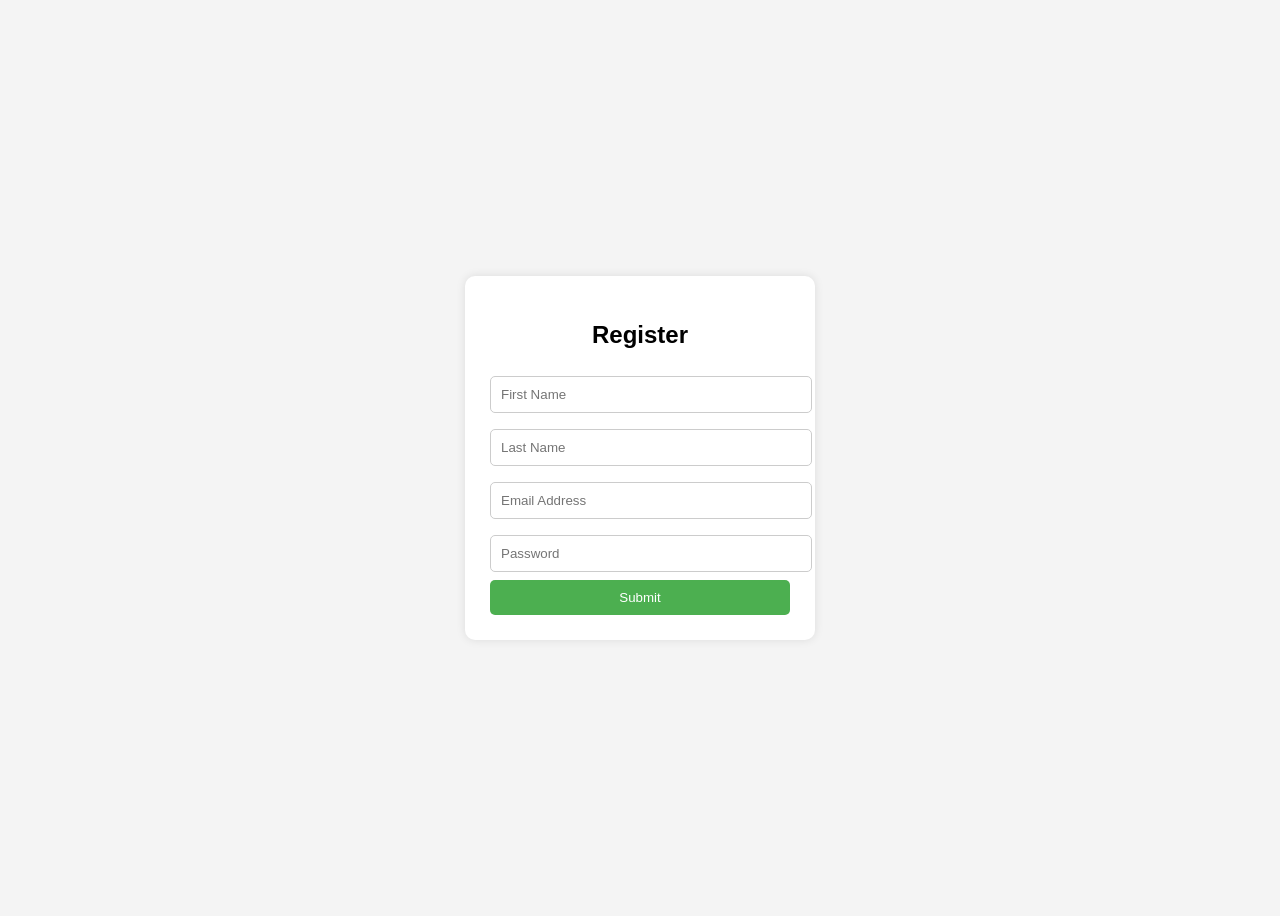
<file: bob.html>
<!DOCTYPE html>
<html lang="en">
<head>
    <meta charset="UTF-8">
    <meta name="viewport" content="width=device-width, initial-scale=1.0">
    <title>Registration Form</title>
    <style>
        body {
            font-family: Arial, sans-serif;
            background: #f4f4f4;
            display: flex;
            justify-content: center;
            align-items: center;
            height: 100vh;
        }

        .form-container {
            background: #fff;
            padding: 25px;
            border-radius: 10px;
            box-shadow: 0 0 10px rgba(0,0,0,0.1);
            width: 300px;
        }

        h2 {
            text-align: center;
        }

        input {
            width: 100%;
            padding: 10px;
            margin: 8px 0;
            border: 1px solid #ccc;
            border-radius: 5px;
        }

        button {
            width: 100%;
            padding: 10px;
            background: #4CAF50;
            color: white;
            border: none;
            border-radius: 5px;
            cursor: pointer;
        }

        button:hover {
            background: #45a049;
        }
    </style>
</head>
<body>

<div class="form-container">
    <h2>Register</h2>
    <form action="process.php" method="POST">
        <input type="text" name="first_name" placeholder="First Name" required>
        <input type="text" name="last_name" placeholder="Last Name" required>
        <input type="email" name="email" placeholder="Email Address" required>
        <input type="password" name="password" placeholder="Password" required>
        <button type="submit">Submit</button>
    </form>
</div>

</body>
</html>
</file>
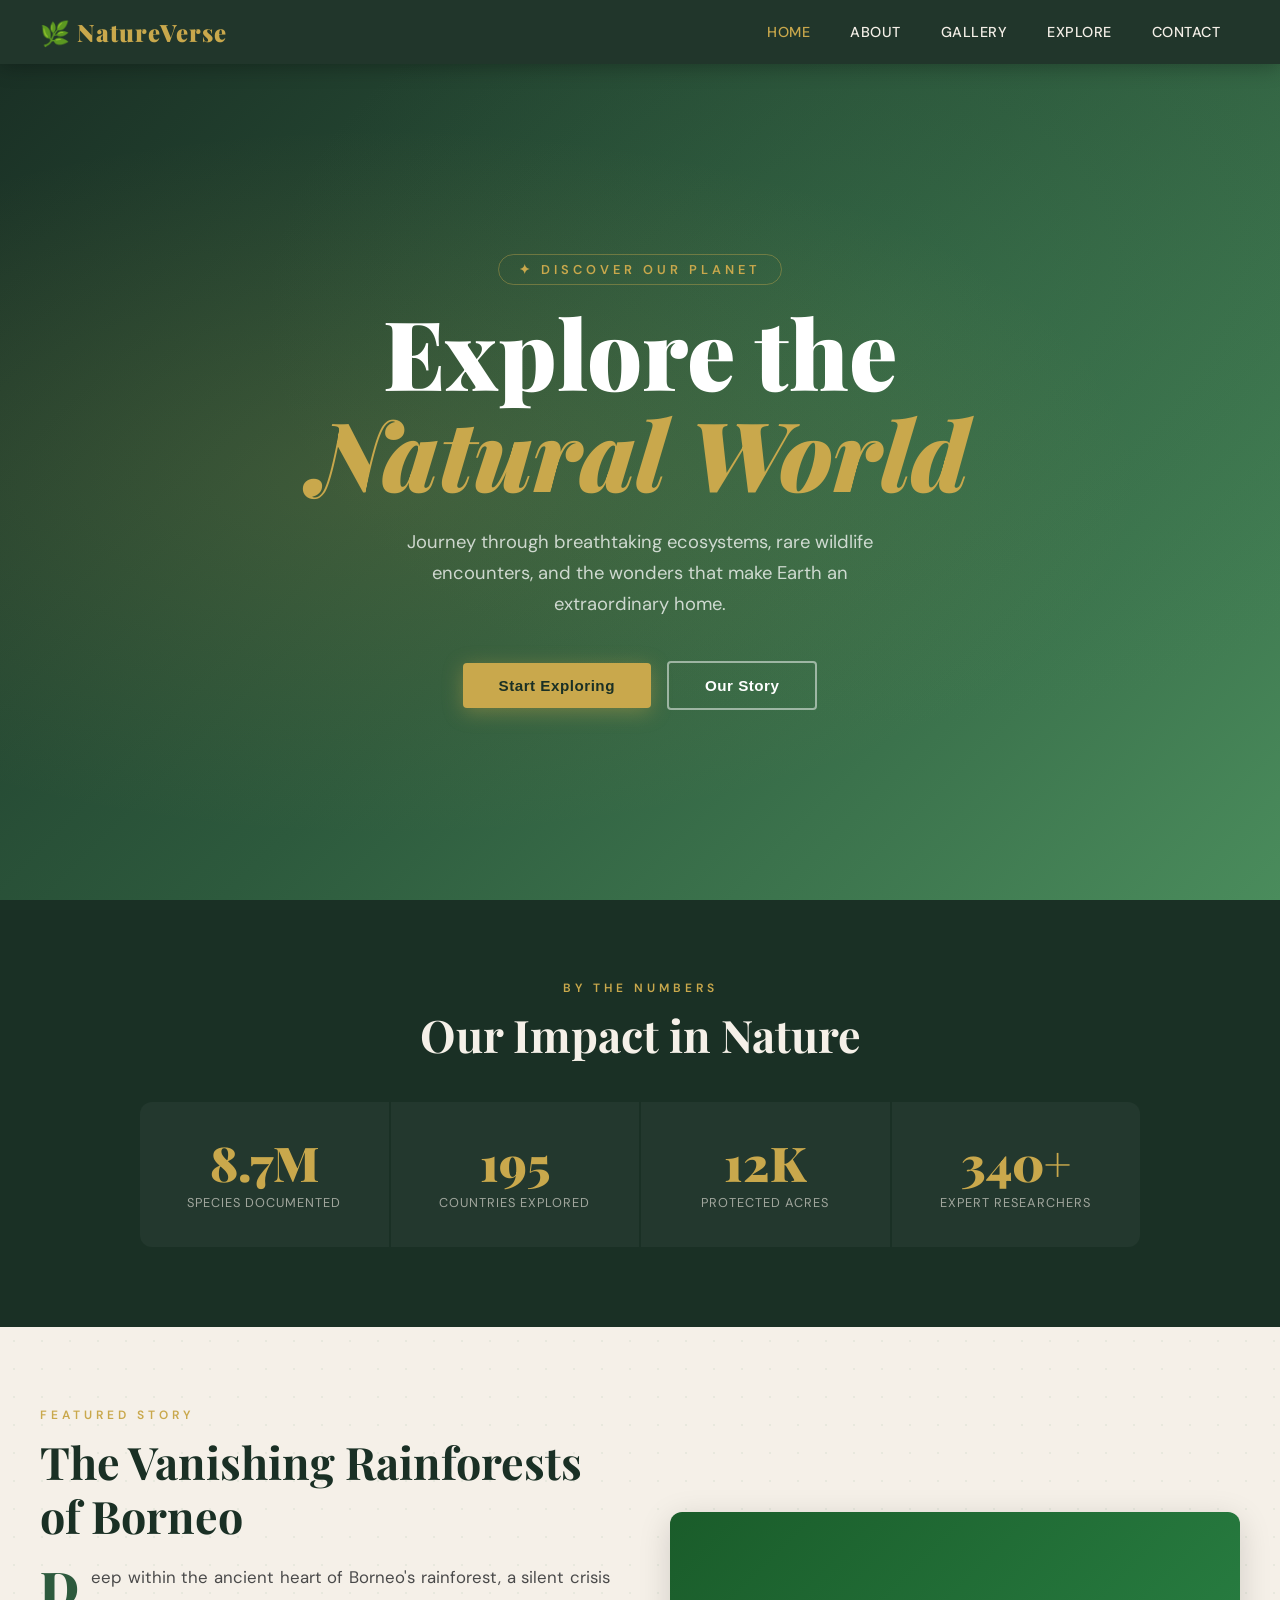
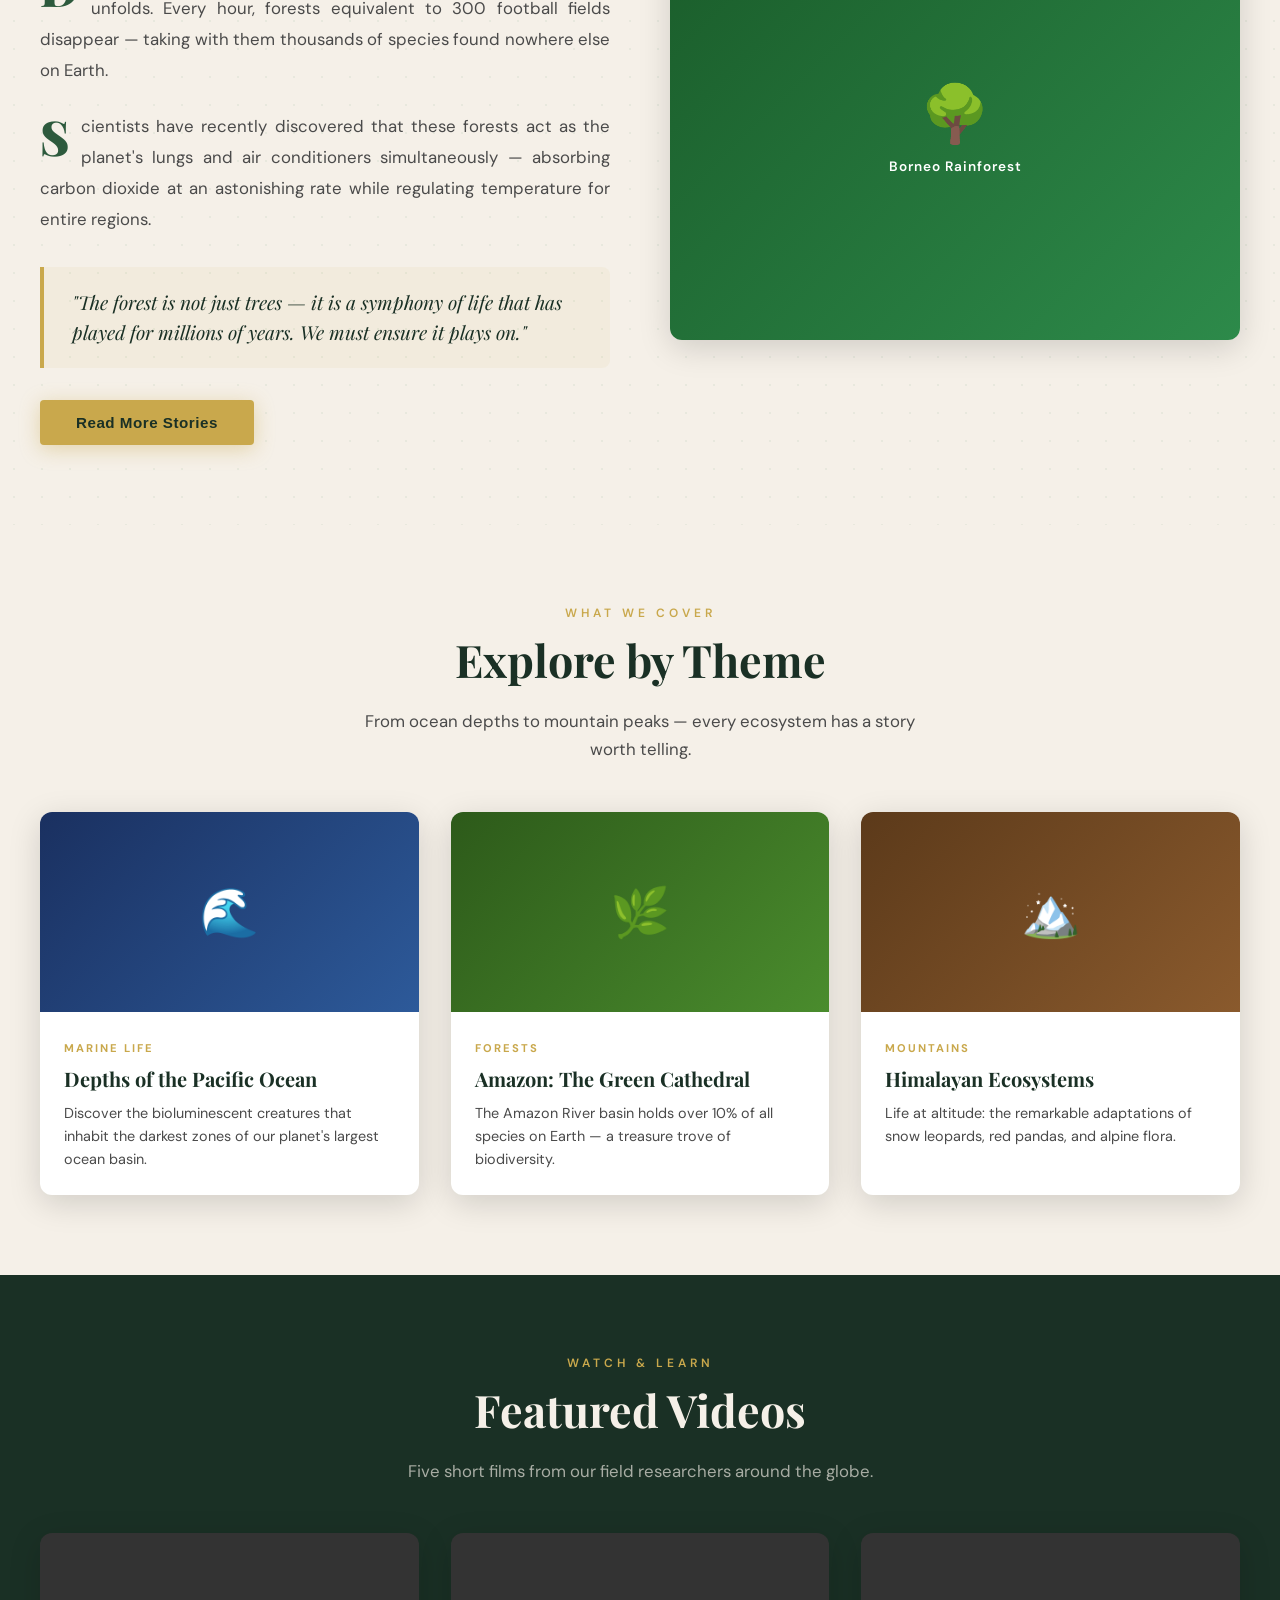
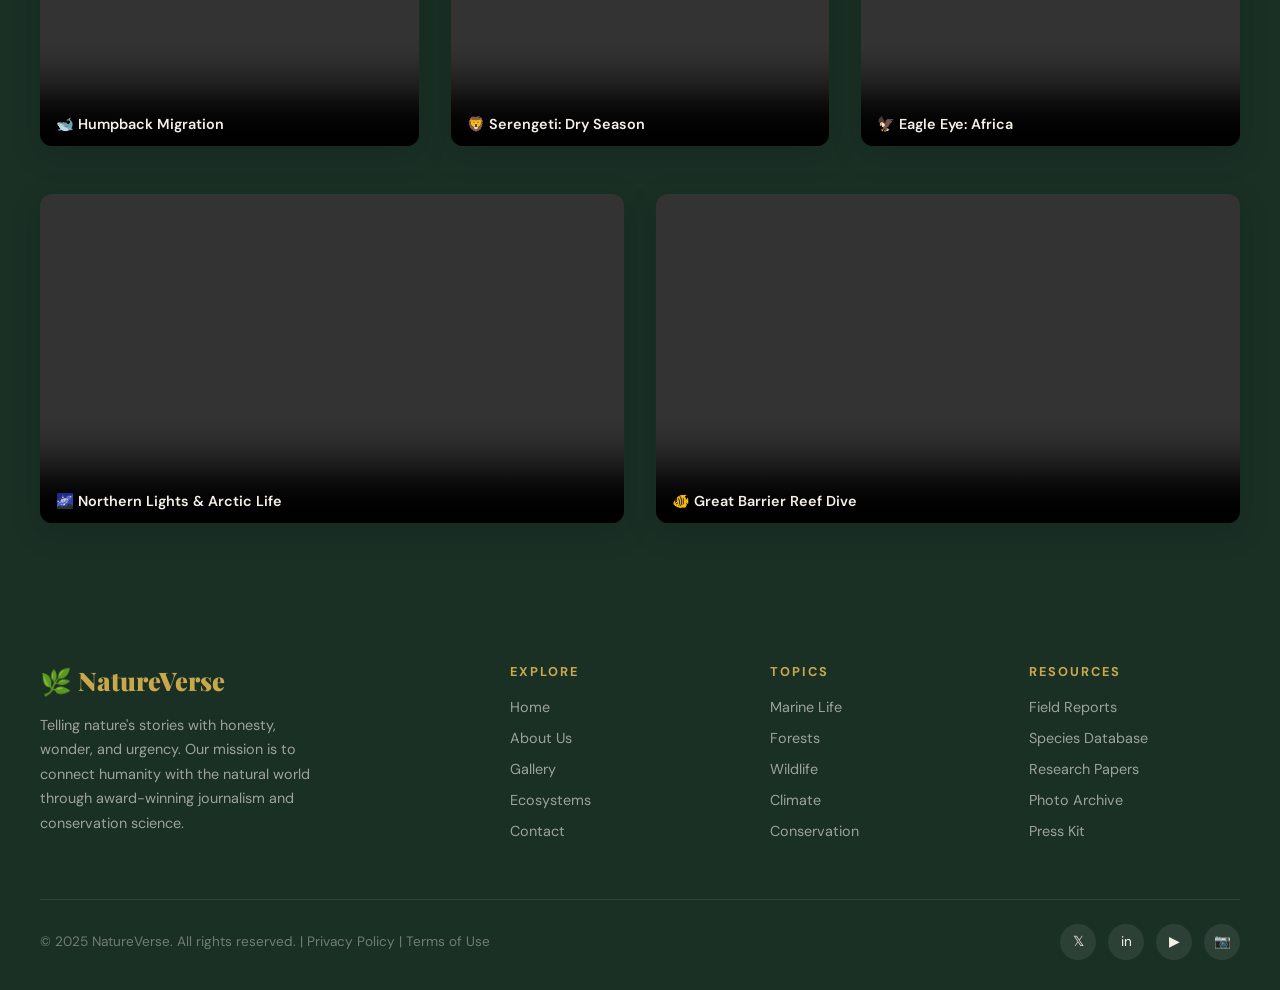
<file: nature.html>
<!DOCTYPE html>
<html lang="en">
<head>
  <meta charset="UTF-8" />
  <meta name="viewport" content="width=device-width, initial-scale=1.0"/>
  <title>NatureVerse — Explore Our World</title>
  <link href="https://fonts.googleapis.com/css2?family=Playfair+Display:ital,wght@0,400;0,700;0,900;1,400&family=DM+Sans:wght@300;400;500;600&display=swap" rel="stylesheet"/>
  <style>
    :root {
      --green-dark: #1a3025;
      --green-mid: #2d5a3d;
      --green-light: #4a8c5c;
      --gold: #c9a84c;
      --cream: #f5f0e8;
      --white: #ffffff;
      --text-dark: #1a1a1a;
      --text-mid: #4a4a4a;
      --shadow: 0 8px 32px rgba(0,0,0,0.15);
    }

    * { margin: 0; padding: 0; box-sizing: border-box; }

    body {
      font-family: 'DM Sans', sans-serif;
      background: var(--cream);
      color: var(--text-dark);
      overflow-x: hidden;
    }

    nav {
      position: fixed; top: 0; width: 100%; z-index: 1000;
      background: rgba(26,48,37,0.97);
      backdrop-filter: blur(12px);
      display: flex; align-items: center; justify-content: space-between;
      padding: 0 40px; height: 64px;
      box-shadow: 0 2px 20px rgba(0,0,0,0.3);
    }

    .nav-logo {
      font-family: 'Playfair Display', serif;
      font-size: 1.5rem; font-weight: 900;
      color: var(--gold); letter-spacing: 1px;
    }

    .nav-links { display: flex; gap: 0; list-style: none; }

    .nav-links li a {
      display: block; padding: 20px 20px;
      color: var(--cream); text-decoration: none;
      font-size: 0.9rem; font-weight: 500;
      letter-spacing: 0.5px; text-transform: uppercase;
      transition: color 0.3s; position: relative;
    }

    .nav-links li a::after {
      content: ''; position: absolute; bottom: 12px; left: 20px; right: 20px;
      height: 2px; background: var(--gold);
      transform: scaleX(0); transition: transform 0.3s;
    }

    .nav-links li a:hover { color: var(--gold); }
    .nav-links li a:hover::after { transform: scaleX(1); }
    .nav-links li a.active { color: var(--gold); }

    .page { display: none; padding-top: 64px; min-height: 100vh; }
    .page.active { display: block; animation: fadeIn 0.5s ease; }

    @keyframes fadeIn {
      from { opacity: 0; transform: translateY(12px); }
      to   { opacity: 1; transform: translateY(0); }
    }

    .hero {
      height: calc(100vh - 64px);
      background: linear-gradient(135deg, var(--green-dark) 0%, var(--green-mid) 50%, var(--green-light) 100%);
      display: flex; align-items: center; justify-content: center;
      text-align: center; position: relative; overflow: hidden;
    }

    .hero::before {
      content: ''; position: absolute; inset: 0;
      background: radial-gradient(ellipse at 30% 50%, rgba(201,168,76,0.15) 0%, transparent 60%),
                  radial-gradient(ellipse at 70% 30%, rgba(74,140,92,0.2) 0%, transparent 50%);
    }

    .hero-content { position: relative; z-index: 1; }

    .hero-eyebrow {
      display: inline-block; color: var(--gold);
      font-size: 0.8rem; font-weight: 600; letter-spacing: 4px;
      text-transform: uppercase; margin-bottom: 16px;
      border: 1px solid rgba(201,168,76,0.4); padding: 6px 20px; border-radius: 20px;
    }

    .hero h1 {
      font-family: 'Playfair Display', serif;
      font-size: clamp(3rem, 8vw, 6rem);
      font-weight: 900; color: var(--white);
      line-height: 1.05; margin-bottom: 24px;
    }

    .hero h1 em { color: var(--gold); font-style: italic; }

    .hero p {
      font-size: 1.15rem; color: rgba(255,255,255,0.75);
      max-width: 520px; margin: 0 auto 40px; line-height: 1.7;
    }

    .btn {
      display: inline-block; padding: 14px 36px;
      background: var(--gold); color: var(--green-dark);
      font-weight: 700; font-size: 0.95rem;
      border-radius: 4px; text-decoration: none;
      letter-spacing: 0.5px; cursor: pointer; border: none;
      transition: background 0.3s, transform 0.2s, box-shadow 0.3s;
      box-shadow: 0 4px 20px rgba(201,168,76,0.4);
    }
    .btn:hover { background: #e0be6a; transform: translateY(-2px); box-shadow: 0 8px 30px rgba(201,168,76,0.5); }

    .btn-outline {
      background: transparent; color: var(--white);
      border: 2px solid rgba(255,255,255,0.5); margin-left: 12px;
      box-shadow: none;
    }
    .btn-outline:hover { background: rgba(255,255,255,0.1); border-color: var(--white); }

    section { padding: 80px 40px; }

    .section-label {
      font-size: 0.75rem; font-weight: 600; letter-spacing: 4px;
      text-transform: uppercase; color: var(--gold); margin-bottom: 12px;
    }

    .section-title {
      font-family: 'Playfair Display', serif;
      font-size: clamp(1.8rem, 4vw, 2.8rem);
      font-weight: 700; color: var(--green-dark);
      margin-bottom: 20px; line-height: 1.2;
    }

    .section-sub {
      font-size: 1.05rem; color: var(--text-mid);
      max-width: 560px; line-height: 1.7; margin-bottom: 48px;
    }

    .two-col {
      display: grid; grid-template-columns: 1fr 1fr;
      gap: 60px; align-items: center; max-width: 1200px; margin: 0 auto;
    }

    .three-col {
      display: grid; grid-template-columns: repeat(3, 1fr);
      gap: 32px; max-width: 1200px; margin: 0 auto;
    }

    .card {
      background: var(--white); border-radius: 12px;
      overflow: hidden; box-shadow: var(--shadow);
      transition: transform 0.3s, box-shadow 0.3s;
    }
    .card:hover { transform: translateY(-6px); box-shadow: 0 16px 48px rgba(0,0,0,0.18); }

    .card-img {
      width: 100%; height: 200px; object-fit: cover;
      display: flex; align-items: center; justify-content: center;
      font-size: 3rem;
    }

    .card-body { padding: 24px; }

    .card-tag {
      display: inline-block; font-size: 0.7rem; font-weight: 700;
      letter-spacing: 2px; text-transform: uppercase;
      color: var(--gold); margin-bottom: 10px;
    }

    .card-title {
      font-family: 'Playfair Display', serif;
      font-size: 1.25rem; font-weight: 700;
      color: var(--green-dark); margin-bottom: 10px;
    }

    .card-text { font-size: 0.9rem; color: var(--text-mid); line-height: 1.6; }

    .img-placeholder {
      width: 100%; aspect-ratio: 4/3;
      display: flex; flex-direction: column;
      align-items: center; justify-content: center;
      font-size: 3.5rem; gap: 8px;
      border-radius: 12px; box-shadow: var(--shadow);
    }
    .img-placeholder span { font-size: 0.85rem; font-weight: 600; color: var(--white); letter-spacing: 1px; }

    /* VIDEO */
    .video-container {
      border-radius: 12px; overflow: hidden;
      box-shadow: var(--shadow);
      aspect-ratio: 16/9; position: relative;
      transition: transform 0.3s;
      background: var(--green-dark);
    }
    .video-container:hover { transform: scale(1.02); }
    .video-container video {
      width: 100%; height: 100%; display: block; object-fit: cover;
    }
    .video-overlay {
      position: absolute; bottom: 0; left: 0; right: 0;
      background: linear-gradient(transparent, rgba(0,0,0,0.7));
      padding: 20px 16px 12px;
      pointer-events: none;
    }
    .video-overlay span { color: var(--cream); font-weight: 600; font-size: 0.9rem; }

    /* TABLES */
    .table-wrap { overflow-x: auto; margin: 40px 0; box-shadow: var(--shadow); border-radius: 12px; }
    table { width: 100%; border-collapse: collapse; background: var(--white); }
    thead { background: var(--green-dark); }
    thead th {
      padding: 16px 20px; text-align: left;
      color: var(--gold); font-size: 0.8rem;
      font-weight: 700; letter-spacing: 2px; text-transform: uppercase;
    }
    tbody tr { border-bottom: 1px solid rgba(0,0,0,0.06); transition: background 0.2s; }
    tbody tr:hover { background: rgba(74,140,92,0.06); }
    tbody tr:last-child { border-bottom: none; }
    tbody td { padding: 15px 20px; font-size: 0.92rem; color: var(--text-mid); }
    tbody td:first-child { font-weight: 600; color: var(--text-dark); }
    .badge { display: inline-block; padding: 3px 10px; border-radius: 20px; font-size: 0.75rem; font-weight: 600; }
    .badge-green { background: rgba(74,140,92,0.15); color: var(--green-mid); }
    .badge-gold  { background: rgba(201,168,76,0.15); color: #8a6a1a; }
    .badge-red   { background: rgba(220,80,80,0.12); color: #c04040; }

    /* LISTS */
    .styled-list { list-style: none; }
    .styled-list > li {
      padding: 14px 0 14px 28px; border-bottom: 1px solid rgba(0,0,0,0.07);
      position: relative; font-weight: 500; color: var(--text-dark);
    }
    .styled-list > li::before { content: '▸'; position: absolute; left: 0; color: var(--gold); }
    .styled-list ul { margin-top: 10px; list-style: none; padding-left: 16px; }
    .styled-list ul li { padding: 6px 0 6px 20px; position: relative; color: var(--text-mid); font-size: 0.92rem; }
    .styled-list ul li::before { content: '–'; position: absolute; left: 0; color: var(--green-light); }

    /* BACKGROUNDS */
    .bg-dark { background: var(--green-dark); }
    .bg-dark .section-title { color: var(--cream); }
    .bg-dark .section-sub { color: rgba(245,240,232,0.7); }
    .bg-pattern {
      background-color: var(--cream);
      background-image: radial-gradient(circle, rgba(74,140,92,0.08) 1px, transparent 1px);
      background-size: 28px 28px;
    }
    .bg-gradient { background: linear-gradient(160deg, var(--green-dark) 0%, var(--green-mid) 100%); }

    /* PARAGRAPHS */
    .formatted-p {
      font-size: 1.05rem; line-height: 1.85;
      color: var(--text-mid); margin-bottom: 24px; text-align: justify;
    }
    .formatted-p::first-letter {
      font-family: 'Playfair Display', serif;
      font-size: 3rem; font-weight: 900;
      float: left; line-height: 0.8;
      margin: 6px 12px 0 0; color: var(--green-mid);
    }
    .pull-quote {
      border-left: 4px solid var(--gold);
      padding: 20px 28px; margin: 32px 0;
      background: rgba(201,168,76,0.07); border-radius: 0 8px 8px 0;
    }
    .pull-quote p {
      font-family: 'Playfair Display', serif;
      font-size: 1.2rem; font-style: italic;
      color: var(--green-dark); line-height: 1.6;
    }

    /* GALLERY */
    .gallery-grid {
      display: grid; grid-template-columns: repeat(3, 1fr);
      gap: 16px; max-width: 1100px; margin: 0 auto;
    }
    .gallery-grid .img-placeholder:first-child { grid-column: span 2; aspect-ratio: 2/1; }

    /* FORM */
    .contact-form { max-width: 600px; }
    .form-group { margin-bottom: 20px; }
    .form-group label {
      display: block; font-size: 0.85rem; font-weight: 600;
      color: var(--green-dark); margin-bottom: 8px;
    }
    .form-group input,
    .form-group textarea,
    .form-group select {
      width: 100%; padding: 12px 16px;
      border: 2px solid rgba(45,90,61,0.2); border-radius: 8px;
      font-family: 'DM Sans', sans-serif; font-size: 0.95rem;
      background: var(--white); transition: border-color 0.3s; outline: none;
    }
    .form-group input:focus,
    .form-group textarea:focus,
    .form-group select:focus {
      border-color: var(--green-light);
      box-shadow: 0 0 0 4px rgba(74,140,92,0.1);
    }
    .form-group textarea { resize: vertical; min-height: 120px; }

    /* STATS */
    .stats-row {
      display: grid; grid-template-columns: repeat(4, 1fr);
      gap: 2px; border-radius: 12px; overflow: hidden;
      max-width: 1000px; margin: 0 auto;
    }
    .stat-item { padding: 36px 24px; text-align: center; background: rgba(255,255,255,0.04); }
    .stat-num { font-family: 'Playfair Display', serif; font-size: 3rem; font-weight: 900; color: var(--gold); line-height: 1; }
    .stat-label { font-size: 0.8rem; color: rgba(245,240,232,0.6); text-transform: uppercase; letter-spacing: 1px; margin-top: 8px; }

    /* TIMELINE */
    .timeline { position: relative; padding-left: 32px; max-width: 700px; }
    .timeline::before {
      content: ''; position: absolute; left: 8px; top: 0; bottom: 0;
      width: 2px; background: linear-gradient(to bottom, var(--gold), var(--green-light));
    }
    .timeline-item { position: relative; margin-bottom: 40px; }
    .timeline-dot {
      position: absolute; left: -28px; top: 4px;
      width: 14px; height: 14px; border-radius: 50%;
      background: var(--gold); border: 3px solid var(--cream);
      box-shadow: 0 0 0 2px var(--gold);
    }
    .timeline-year { font-size: 0.75rem; font-weight: 700; color: var(--gold); letter-spacing: 2px; text-transform: uppercase; margin-bottom: 6px; }
    .timeline-title { font-family: 'Playfair Display', serif; font-size: 1.15rem; font-weight: 700; color: var(--green-dark); margin-bottom: 8px; }
    .timeline-text { font-size: 0.92rem; color: var(--text-mid); line-height: 1.6; }

    /* SEARCH BAR */
    .search-bar {
      display: flex; max-width: 500px;
      margin: 0 auto 48px; overflow: hidden;
      border-radius: 8px; box-shadow: var(--shadow);
    }
    .search-bar input {
      flex: 1; padding: 14px 20px; border: none;
      font-family: 'DM Sans', sans-serif; font-size: 0.95rem;
      background: var(--white); outline: none;
    }
    .search-bar button {
      padding: 14px 24px; background: var(--green-mid);
      color: var(--white); border: none; cursor: pointer;
      font-weight: 600; transition: background 0.3s;
    }
    .search-bar button:hover { background: var(--green-dark); }

    /* ACCORDION */
    .accordion-item { border-bottom: 1px solid rgba(0,0,0,0.08); }
    .accordion-header {
      width: 100%; padding: 18px 0; background: none; border: none;
      text-align: left; cursor: pointer; display: flex;
      justify-content: space-between; align-items: center;
      font-family: 'DM Sans', sans-serif; font-size: 1rem; font-weight: 600; color: var(--green-dark);
    }
    .accordion-icon { color: var(--gold); font-size: 1.2rem; transition: transform 0.3s; }
    .accordion-body { max-height: 0; overflow: hidden; transition: max-height 0.4s ease; }
    .accordion-body p { padding: 0 0 18px; font-size: 0.95rem; color: var(--text-mid); line-height: 1.7; }
    .accordion-item.open .accordion-icon { transform: rotate(45deg); }

    /* BACK TO TOP */
    #backToTop {
      position: fixed; bottom: 32px; right: 32px;
      width: 48px; height: 48px; border-radius: 50%;
      background: var(--gold); border: none; cursor: pointer;
      font-size: 1.2rem; box-shadow: 0 4px 20px rgba(201,168,76,0.5);
      display: none; align-items: center; justify-content: center;
      transition: transform 0.3s; z-index: 999;
    }
    #backToTop:hover { transform: translateY(-4px); }
    #backToTop.visible { display: flex; }

    /* FOOTER */
    footer { background: var(--green-dark); padding: 60px 40px 30px; }
    .footer-grid {
      display: grid; grid-template-columns: 2fr 1fr 1fr 1fr;
      gap: 48px; max-width: 1200px; margin: 0 auto 48px;
    }
    .footer-brand .logo { font-family: 'Playfair Display', serif; font-size: 1.6rem; font-weight: 900; color: var(--gold); margin-bottom: 16px; }
    .footer-brand p { font-size: 0.9rem; color: rgba(245,240,232,0.6); line-height: 1.7; max-width: 280px; }
    .footer-col h4 { font-size: 0.8rem; font-weight: 700; letter-spacing: 2px; text-transform: uppercase; color: var(--gold); margin-bottom: 16px; }
    .footer-col ul { list-style: none; }
    .footer-col ul li { margin-bottom: 10px; }
    .footer-col ul li a { color: rgba(245,240,232,0.6); text-decoration: none; font-size: 0.9rem; transition: color 0.3s; }
    .footer-col ul li a:hover { color: var(--cream); }
    .footer-bottom {
      max-width: 1200px; margin: 0 auto;
      border-top: 1px solid rgba(255,255,255,0.08);
      padding-top: 24px; display: flex;
      justify-content: space-between; align-items: center;
    }
    .footer-bottom p { font-size: 0.85rem; color: rgba(245,240,232,0.4); }
    .social-links { display: flex; gap: 12px; }
    .social-links a {
      width: 36px; height: 36px; border-radius: 50%;
      background: rgba(255,255,255,0.08);
      display: flex; align-items: center; justify-content: center;
      color: var(--cream); text-decoration: none; font-size: 0.85rem;
      transition: background 0.3s;
    }
    .social-links a:hover { background: var(--gold); color: var(--green-dark); }

    /* TOAST */
    .toast {
      position: fixed; bottom: 100px; right: 32px;
      background: var(--green-dark); color: var(--cream);
      padding: 14px 20px; border-radius: 8px; font-size: 0.9rem;
      box-shadow: var(--shadow); transform: translateY(20px); opacity: 0;
      transition: all 0.4s; z-index: 2000; border-left: 4px solid var(--gold);
    }
    .toast.show { transform: translateY(0); opacity: 1; }

    /* UTILITIES */
    .max-w { max-width: 1200px; margin: 0 auto; }
    .mb-0 { margin-bottom: 0 !important; }
    .text-center { text-align: center; }
    .mt-48 { margin-top: 48px; }

    /* RESPONSIVE */
    @media (max-width: 900px) {
      .two-col, .three-col { grid-template-columns: 1fr; }
      .footer-grid { grid-template-columns: 1fr 1fr; }
      .stats-row { grid-template-columns: 1fr 1fr; }
      .gallery-grid { grid-template-columns: 1fr 1fr; }
      .gallery-grid .img-placeholder:first-child { grid-column: span 1; aspect-ratio: 4/3; }
      nav { padding: 0 20px; }
      .nav-links li a { padding: 20px 12px; font-size: 0.8rem; }
    }
    @media (max-width: 600px) {
      section { padding: 60px 20px; }
      .footer-grid { grid-template-columns: 1fr; }
      .stats-row { grid-template-columns: 1fr 1fr; }
      .gallery-grid { grid-template-columns: 1fr; }
      .nav-links { display: none; }
    }
  </style>
</head>
<body>

<!-- NAVBAR -->
<nav>
  <div class="nav-logo">🌿 NatureVerse</div>
  <ul class="nav-links">
    <li><a href="#" class="active" onclick="showPage('home', this)">Home</a></li>
    <li><a href="#" onclick="showPage('about', this)">About</a></li>
    <li><a href="#" onclick="showPage('gallery', this)">Gallery</a></li>
    <li><a href="#" onclick="showPage('explore', this)">Explore</a></li>
    <li><a href="#" onclick="showPage('contact', this)">Contact</a></li>
  </ul>
</nav>

<!-- ═══ PAGE 1: HOME ═══ -->
<div id="page-home" class="page active">

  <div class="hero">
    <div class="hero-content">
      <div class="hero-eyebrow">✦ Discover Our Planet</div>
      <h1>Explore the<br><em>Natural World</em></h1>
      <p>Journey through breathtaking ecosystems, rare wildlife encounters, and the wonders that make Earth an extraordinary home.</p>
      <button class="btn" onclick="showPage('explore', document.querySelector('.nav-links li:nth-child(4) a'))">Start Exploring</button>
      <button class="btn btn-outline" onclick="showPage('about', document.querySelector('.nav-links li:nth-child(2) a'))">Our Story</button>
    </div>
  </div>

  <!-- STATS -->
  <section class="bg-dark">
    <div class="max-w">
      <div class="text-center" style="margin-bottom: 40px;">
        <div class="section-label">By the numbers</div>
        <h2 class="section-title" style="color: var(--cream);">Our Impact in Nature</h2>
      </div>
      <div class="stats-row">
        <div class="stat-item"><div class="stat-num">8.7M</div><div class="stat-label">Species Documented</div></div>
        <div class="stat-item"><div class="stat-num">195</div><div class="stat-label">Countries Explored</div></div>
        <div class="stat-item"><div class="stat-num">12K</div><div class="stat-label">Protected Acres</div></div>
        <div class="stat-item"><div class="stat-num">340+</div><div class="stat-label">Expert Researchers</div></div>
      </div>
    </div>
  </section>

  <!-- TWO COLUMN FEATURED STORY -->
  <section class="bg-pattern">
    <div class="max-w two-col">
      <div>
        <div class="section-label">Featured Story</div>
        <h2 class="section-title">The Vanishing Rainforests of Borneo</h2>
        <p class="formatted-p">Deep within the ancient heart of Borneo's rainforest, a silent crisis unfolds. Every hour, forests equivalent to 300 football fields disappear — taking with them thousands of species found nowhere else on Earth.</p>
        <p class="formatted-p mb-0">Scientists have recently discovered that these forests act as the planet's lungs and air conditioners simultaneously — absorbing carbon dioxide at an astonishing rate while regulating temperature for entire regions.</p>
        <div class="pull-quote">
          <p>"The forest is not just trees — it is a symphony of life that has played for millions of years. We must ensure it plays on."</p>
        </div>
        <button class="btn" onclick="showPage('explore', document.querySelector('.nav-links li:nth-child(4) a'))">Read More Stories</button>
      </div>
      <div class="img-placeholder" style="background: linear-gradient(135deg, #1a5c2a, #2d8a4a); min-height: 420px;">
        🌳<span>Borneo Rainforest</span>
      </div>
    </div>
  </section>

  <!-- THREE COLUMN CARDS -->
  <section>
    <div class="max-w">
      <div class="section-label text-center">What We Cover</div>
      <h2 class="section-title text-center">Explore by Theme</h2>
      <p class="section-sub text-center" style="margin: 0 auto 48px;">From ocean depths to mountain peaks — every ecosystem has a story worth telling.</p>
      <div class="three-col">
        <div class="card">
          <div class="card-img" style="background: linear-gradient(135deg, #1a3060, #2d5a9a);">🌊</div>
          <div class="card-body">
            <span class="card-tag">Marine Life</span>
            <div class="card-title">Depths of the Pacific Ocean</div>
            <p class="card-text">Discover the bioluminescent creatures that inhabit the darkest zones of our planet's largest ocean basin.</p>
          </div>
        </div>
        <div class="card">
          <div class="card-img" style="background: linear-gradient(135deg, #2d5a1a, #4a8c2d);">🌿</div>
          <div class="card-body">
            <span class="card-tag">Forests</span>
            <div class="card-title">Amazon: The Green Cathedral</div>
            <p class="card-text">The Amazon River basin holds over 10% of all species on Earth — a treasure trove of biodiversity.</p>
          </div>
        </div>
        <div class="card">
          <div class="card-img" style="background: linear-gradient(135deg, #5c3a1a, #8a5a2d);">🏔️</div>
          <div class="card-body">
            <span class="card-tag">Mountains</span>
            <div class="card-title">Himalayan Ecosystems</div>
            <p class="card-text">Life at altitude: the remarkable adaptations of snow leopards, red pandas, and alpine flora.</p>
          </div>
        </div>
      </div>
    </div>
  </section>

  <!-- VIDEOS SECTION -->
  <section class="bg-dark">
    <div class="max-w">
      <div class="section-label text-center">Watch &amp; Learn</div>
      <h2 class="section-title text-center" style="color:var(--cream);">Featured Videos</h2>
      <p class="section-sub text-center" style="color: rgba(245,240,232,0.65); margin: 0 auto 48px;">Five short films from our field researchers around the globe.</p>

      <div class="three-col">
        <div class="video-container">
          <video controls style="width:100%;height:100%;object-fit:cover;">
            <source src="https://www.w3schools.com/html/mov_bbb.mp4" type="video/mp4"/>
            Your browser does not support the video tag.
          </video>
          <div class="video-overlay"><span>🐋 Humpback Migration</span></div>
        </div>
        <div class="video-container">
          <video controls style="width:100%;height:100%;object-fit:cover;">
            <source src="https://www.w3schools.com/html/movie.mp4" type="video/mp4"/>
            Your browser does not support the video tag.
          </video>
          <div class="video-overlay"><span>🦁 Serengeti: Dry Season</span></div>
        </div>
        <div class="video-container">
          <video controls style="width:100%;height:100%;object-fit:cover;">
            <source src="https://samplelib.com/lib/preview/mp4/sample-5s.mp4" type="video/mp4"/>
            Your browser does not support the video tag.
          </video>
          <div class="video-overlay"><span>🦅 Eagle Eye: Africa</span></div>
        </div>
      </div>

      <div class="two-col mt-48" style="gap:32px;">
        <div class="video-container">
          <video controls style="width:100%;height:100%;object-fit:cover;">
            <source src="https://samplelib.com/lib/preview/mp4/sample-10s.mp4" type="video/mp4"/>
            Your browser does not support the video tag.
          </video>
          <div class="video-overlay"><span>🌌 Northern Lights &amp; Arctic Life</span></div>
        </div>
        <div class="video-container">
          <video controls style="width:100%;height:100%;object-fit:cover;">
            <source src="https://samplelib.com/lib/preview/mp4/sample-15s.mp4" type="video/mp4"/>
            Your browser does not support the video tag.
          </video>
          <div class="video-overlay"><span>🐠 Great Barrier Reef Dive</span></div>
        </div>
      </div>
    </div>
  </section>

</div>

<!-- ═══ PAGE 2: ABOUT ═══ -->
<div id="page-about" class="page">

  <section style="background: var(--green-dark); padding: 80px 40px 60px;">
    <div class="max-w two-col">
      <div>
        <div class="section-label">Our Story</div>
        <h1 class="section-title" style="color: var(--cream); font-size: clamp(2rem,5vw,3.5rem);">Built by Nature Lovers, for Nature Lovers</h1>
        <p class="formatted-p" style="color: rgba(245,240,232,0.75);">Founded in 2010 by a group of passionate ecologists and documentary filmmakers, NatureVerse began as a simple blog cataloguing field notes from the Kenyan savannah. What started as a personal project quickly grew into one of the world's most visited nature education platforms.</p>
        <p class="formatted-p mb-0" style="color: rgba(245,240,232,0.75);">Our editorial team of 80 field researchers, scientists, photographers, and writers spans every continent. We believe that education is the most powerful conservation tool available.</p>
      </div>
      <div class="img-placeholder" style="background: linear-gradient(135deg, #2d5a3d, #4a8c5c); min-height: 380px;">
        🌍<span>Our Team in the Field</span>
      </div>
    </div>
  </section>

  <!-- TIMELINE -->
  <section class="bg-pattern">
    <div class="max-w">
      <div class="section-label">Milestones</div>
      <h2 class="section-title">Our Journey</h2>
      <p class="section-sub">From a blog to a global conservation media platform.</p>
      <div class="timeline">
        <div class="timeline-item">
          <div class="timeline-dot"></div>
          <div class="timeline-year">2010</div>
          <div class="timeline-title">NatureVerse Founded</div>
          <p class="timeline-text">Dr. Amara Osei and filmmaker Priya Nair launch a blog from Nairobi with the first feature on Maasai Mara lion prides.</p>
        </div>
        <div class="timeline-item">
          <div class="timeline-dot"></div>
          <div class="timeline-year">2013</div>
          <div class="timeline-title">First Documentary Series</div>
          <p class="timeline-text">Our 6-part series "Africa Unfiltered" premieres on three international streaming platforms and wins two environmental journalism awards.</p>
        </div>
        <div class="timeline-item">
          <div class="timeline-dot"></div>
          <div class="timeline-year">2017</div>
          <div class="timeline-title">10M Readers Milestone</div>
          <p class="timeline-text">NatureVerse reaches 10 million monthly readers, establishing partnerships with UNESCO and WWF.</p>
        </div>
        <div class="timeline-item">
          <div class="timeline-dot"></div>
          <div class="timeline-year">2021</div>
          <div class="timeline-title">Conservation Fund Launched</div>
          <p class="timeline-text">We establish the NatureVerse Conservation Fund, committing $2M annually to habitat protection across 15 countries.</p>
        </div>
        <div class="timeline-item">
          <div class="timeline-dot"></div>
          <div class="timeline-year">2024</div>
          <div class="timeline-title">AI-Powered Species ID Tool</div>
          <p class="timeline-text">We launch SpeciesLens, a free mobile tool that identifies plants and animals from photos and links users to conservation data.</p>
        </div>
      </div>
    </div>
  </section>

  <!-- PHILOSOPHY PARAGRAPHS -->
  <section>
    <div class="max-w">
      <div class="section-label">Our Philosophy</div>
      <h2 class="section-title">Why Nature Matters</h2>
      <p class="formatted-p">The relationship between humanity and the natural world is one of deep interdependence, shaped over millions of years of shared evolution. Every breath we take is made possible by the photosynthesis occurring in forests and ocean phytoplankton.</p>
      <p class="formatted-p">Biodiversity is not merely a scientific curiosity. It is the foundation upon which all human civilization rests. The medicines that save lives, the fibers that clothe us, the clean water that sustains us: all originate from the diversity of species and ecosystems that cover our planet.</p>
      <div class="pull-quote">
        <p>"In every walk with nature, one receives far more than he seeks. The mountains are calling, and the rivers are whispering secrets older than civilization."</p>
      </div>
      <p class="formatted-p">Climate change, habitat destruction, overexploitation, pollution, and invasive species represent the five greatest threats to Earth's biodiversity today. But these threats are human-caused — and crucially, human-solvable.</p>
    </div>
  </section>

  <!-- TEAM CARDS -->
  <section class="bg-pattern">
    <div class="max-w">
      <div class="section-label text-center">The People Behind the Stories</div>
      <h2 class="section-title text-center">Meet Our Team</h2>
      <div class="three-col mt-48">
        <div class="card">
          <div class="card-img" style="background: linear-gradient(135deg, #2d5a3d, #4a8c5c);">👩‍🔬</div>
          <div class="card-body">
            <span class="card-tag">Co-Founder &amp; Editor</span>
            <div class="card-title">Dr. Amara Osei</div>
            <p class="card-text">PhD in Ecology from the University of Nairobi. 20 years in field research across East Africa's savannah ecosystems.</p>
          </div>
        </div>
        <div class="card">
          <div class="card-img" style="background: linear-gradient(135deg, #1a3060, #2d5a9a);">🎥</div>
          <div class="card-body">
            <span class="card-tag">Co-Founder &amp; Director</span>
            <div class="card-title">Priya Nair</div>
            <p class="card-text">Award-winning documentary filmmaker. Her work has been featured on BBC, National Geographic, and Netflix Nature series.</p>
          </div>
        </div>
        <div class="card">
          <div class="card-img" style="background: linear-gradient(135deg, #5c2a1a, #8a4a2d);">🌊</div>
          <div class="card-body">
            <span class="card-tag">Marine Correspondent</span>
            <div class="card-title">James Kamau</div>
            <p class="card-text">Marine biologist and underwater photographer. James has logged over 4,000 dive hours across five ocean basins.</p>
          </div>
        </div>
      </div>
    </div>
  </section>

</div>

<!-- ═══ PAGE 3: GALLERY ═══ -->
<div id="page-gallery" class="page">

  <section>
    <div class="max-w">
      <div class="section-label text-center">Visual Stories</div>
      <h2 class="section-title text-center">Photo Gallery</h2>
      <p class="section-sub text-center" style="margin: 0 auto 16px;">Images captured by our field photographers across seven continents.</p>

      <div class="search-bar">
        <input type="text" placeholder="Search photos: forest, ocean, wildlife…" id="searchInput"/>
        <button onclick="handleSearch()">Search</button>
      </div>

      <!-- 6 IMAGE CONTAINERS -->
      <div class="gallery-grid">
        <div class="img-placeholder" style="background: linear-gradient(135deg, #1a5c2a, #2d8a4a);">🌳<span>Borneo Canopy</span></div>
        <div class="img-placeholder" style="background: linear-gradient(135deg, #1a3060, #3060a0); aspect-ratio:4/3;">🐋<span>Blue Whale, Pacific</span></div>
        <div class="img-placeholder" style="background: linear-gradient(135deg, #5c3a00, #9a6a10); aspect-ratio:4/3;">🦁<span>Maasai Mara Lions</span></div>
        <div class="img-placeholder" style="background: linear-gradient(135deg, #0a3040, #1a6070); aspect-ratio:4/3;">🐧<span>Emperor Penguins, Antarctica</span></div>
        <div class="img-placeholder" style="background: linear-gradient(135deg, #40100a, #7a2010); aspect-ratio:4/3;">🌋<span>Kilauea Volcano, Hawaii</span></div>
        <div class="img-placeholder" style="background: linear-gradient(135deg, #2a0a40, #6030a0); aspect-ratio:4/3;">🌌<span>Aurora Borealis, Iceland</span></div>
      </div>

      <!-- 2 MORE IMAGES -->
      <div class="two-col mt-48" style="gap:24px;">
        <div class="img-placeholder" style="background: linear-gradient(135deg, #0a4030, #1a7050); aspect-ratio:16/9;">🌺<span>Amazon Orchids</span></div>
        <div class="img-placeholder" style="background: linear-gradient(135deg, #3a2a00, #7a5a00); aspect-ratio:16/9;">🦒<span>Giraffes at Sunset</span></div>
      </div>

      <!-- TABLE 1 -->
      <h3 class="section-title" style="margin: 60px 0 8px; font-size: 1.6rem;">Photo Archive Details</h3>
      <div class="table-wrap">
        <table>
          <thead>
            <tr><th>Photo Title</th><th>Location</th><th>Photographer</th><th>Date</th><th>Category</th><th>License</th></tr>
          </thead>
          <tbody>
            <tr><td>Borneo Canopy at Dawn</td><td>Sarawak, Malaysia</td><td>Lin Wei</td><td>Mar 2024</td><td><span class="badge badge-green">Forest</span></td><td>CC BY 4.0</td></tr>
            <tr><td>Blue Whale Migration</td><td>Pacific Ocean</td><td>James Kamau</td><td>Jan 2024</td><td><span class="badge badge-gold">Marine</span></td><td>Editorial</td></tr>
            <tr><td>Maasai Mara Lions</td><td>Kenya</td><td>Amara Osei</td><td>Aug 2023</td><td><span class="badge badge-red">Wildlife</span></td><td>All Rights</td></tr>
            <tr><td>Emperor Penguin Colony</td><td>Antarctica</td><td>Sofia Brandt</td><td>Nov 2023</td><td><span class="badge badge-gold">Polar</span></td><td>CC BY 4.0</td></tr>
            <tr><td>Kilauea Eruption Flow</td><td>Hawaii, USA</td><td>Kai Nakamura</td><td>May 2023</td><td><span class="badge badge-red">Geology</span></td><td>CC BY-SA</td></tr>
            <tr><td>Aurora Borealis, Reykjavik</td><td>Iceland</td><td>Björn Sigurðsson</td><td>Dec 2023</td><td><span class="badge badge-green">Atmosphere</span></td><td>Editorial</td></tr>
            <tr><td>Amazon Orchid Varieties</td><td>Manaus, Brazil</td><td>Lucia Ferreira</td><td>Jul 2023</td><td><span class="badge badge-green">Flora</span></td><td>CC BY 4.0</td></tr>
            <tr><td>Giraffes at Sunset</td><td>Amboseli, Kenya</td><td>Amara Osei</td><td>Sep 2023</td><td><span class="badge badge-red">Wildlife</span></td><td>All Rights</td></tr>
          </tbody>
        </table>
      </div>
    </div>
  </section>

</div>

<!-- ═══ PAGE 4: EXPLORE ═══ -->
<div id="page-explore" class="page">

  <section style="background: var(--green-mid); padding: 60px 40px;">
    <div class="max-w text-center">
      <div class="section-label" style="color: var(--gold);">Discover</div>
      <h1 class="section-title" style="color: var(--cream); font-size: clamp(2rem,5vw,3.5rem);">Explore Our World</h1>
      <p class="section-sub" style="color: rgba(245,240,232,0.75); margin: 0 auto;">Dive into ecosystems, species data, and field reports from our researchers worldwide.</p>
    </div>
  </section>

  <!-- TWO COL: NESTED LIST + CARDS -->
  <section class="bg-pattern">
    <div class="max-w two-col">
      <div>
        <div class="section-label">Ecosystem Guide</div>
        <h2 class="section-title">Earth's Major Biomes</h2>
        <p class="section-sub">Every biome is a unique community of life shaped by climate, geography, and millennia of evolution.</p>
        <!-- NESTED LIST -->
        <ul class="styled-list">
          <li>Tropical Rainforests
            <ul>
              <li>Amazon Basin — South America</li>
              <li>Congo Basin — Central Africa</li>
              <li>Borneo &amp; Sumatra — Southeast Asia</li>
              <li>Daintree — Queensland, Australia</li>
            </ul>
          </li>
          <li>Temperate Forests
            <ul>
              <li>Pacific Northwest — USA &amp; Canada</li>
              <li>Black Forest — Germany</li>
              <li>Valdivian Forest — Chile</li>
            </ul>
          </li>
          <li>Grasslands &amp; Savannahs
            <ul>
              <li>Maasai Mara — Kenya &amp; Tanzania</li>
              <li>Serengeti — Tanzania</li>
              <li>Pampas — Argentina</li>
            </ul>
          </li>
          <li>Marine Ecosystems
            <ul>
              <li>Great Barrier Reef — Australia</li>
              <li>Coral Triangle — Pacific</li>
              <li>Kelp Forests — California</li>
            </ul>
          </li>
          <li>Polar &amp; Alpine Zones
            <ul>
              <li>Antarctic Ice Sheet</li>
              <li>Arctic Tundra — Canada &amp; Russia</li>
              <li>Himalayan Alpine Meadows</li>
            </ul>
          </li>
        </ul>
      </div>
      <div>
        <div class="section-label">Field Reports</div>
        <h2 class="section-title">Latest from the Field</h2>
        <div class="card" style="margin-bottom: 20px;">
          <div class="card-body">
            <span class="card-tag">🌿 Forest</span>
            <div class="card-title">New Orchid Species Found in Madagascar</div>
            <p class="card-text">Researchers catalogued 14 previously undescribed orchid species in a remote highland valley.</p>
          </div>
        </div>
        <div class="card" style="margin-bottom: 20px;">
          <div class="card-body">
            <span class="card-tag">🌊 Ocean</span>
            <div class="card-title">Coral Bleaching Alert: Great Barrier Reef</div>
            <p class="card-text">Aerial surveys confirm a fourth mass bleaching event since 2016, affecting 73% of the reef's 2,300 km length.</p>
          </div>
        </div>
        <div class="card">
          <div class="card-body">
            <span class="card-tag">🦁 Wildlife</span>
            <div class="card-title">Cheetah Population Rebounds in Kenya</div>
            <p class="card-text">A 15-year conservation program has increased cheetah numbers in the Laikipia Plateau from 54 to 189 individuals.</p>
          </div>
        </div>
      </div>
    </div>
  </section>

  <!-- TABLE 2: SPECIES DATABASE -->
  <section>
    <div class="max-w">
      <div class="section-label">Conservation Status</div>
      <h2 class="section-title">At-Risk Species Database</h2>
      <p class="section-sub">Flagship species currently monitored by our conservation partners.</p>
      <div class="table-wrap">
        <table>
          <thead>
            <tr><th>Species</th><th>Scientific Name</th><th>Region</th><th>Wild Population</th><th>IUCN Status</th><th>Trend</th></tr>
          </thead>
          <tbody>
            <tr><td>🦁 African Lion</td><td>Panthera leo</td><td>Sub-Saharan Africa</td><td>~23,000</td><td><span class="badge badge-gold">Vulnerable</span></td><td>📉 Decreasing</td></tr>
            <tr><td>🐘 African Elephant</td><td>Loxodonta africana</td><td>Africa</td><td>~415,000</td><td><span class="badge badge-gold">Vulnerable</span></td><td>📉 Decreasing</td></tr>
            <tr><td>🦏 White Rhinoceros</td><td>Ceratotherium simum</td><td>Southern Africa</td><td>~18,000</td><td><span class="badge badge-green">Near Threatened</span></td><td>📈 Increasing</td></tr>
            <tr><td>🐅 Amur Leopard</td><td>Panthera pardus orientalis</td><td>Russian Far East</td><td>~100</td><td><span class="badge badge-red">Critically Endangered</span></td><td>📈 Increasing</td></tr>
            <tr><td>🦧 Bornean Orangutan</td><td>Pongo pygmaeus</td><td>Borneo</td><td>~104,700</td><td><span class="badge badge-red">Critically Endangered</span></td><td>📉 Decreasing</td></tr>
            <tr><td>🐋 Blue Whale</td><td>Balaenoptera musculus</td><td>Global Oceans</td><td>10,000–25,000</td><td><span class="badge badge-gold">Endangered</span></td><td>📈 Increasing</td></tr>
            <tr><td>🐧 Emperor Penguin</td><td>Aptenodytes forsteri</td><td>Antarctica</td><td>~600,000</td><td><span class="badge badge-gold">Vulnerable</span></td><td>📉 Decreasing</td></tr>
            <tr><td>🐢 Leatherback Turtle</td><td>Dermochelys coriacea</td><td>Global</td><td>~34,000</td><td><span class="badge badge-gold">Vulnerable</span></td><td>📉 Decreasing</td></tr>
          </tbody>
        </table>
      </div>
    </div>
  </section>

  <!-- ACCORDION FAQ -->
  <section class="bg-pattern">
    <div class="max-w two-col">
      <div>
        <div class="section-label">Common Questions</div>
        <h2 class="section-title">Nature FAQ</h2>
        <p class="section-sub">Answers to the most frequently asked questions from our global community.</p>
        <p class="formatted-p">The natural world is full of mystery and complexity that continues to surprise even the most experienced scientists. Every year brings new discoveries that challenge our understanding of life on Earth.</p>
      </div>
      <div>
        <div class="accordion-item">
          <button class="accordion-header" onclick="toggleAccordion(this)">
            What is the most biodiverse place on Earth? <span class="accordion-icon">+</span>
          </button>
          <div class="accordion-body">
            <p>The tropical Andes — spanning Colombia, Ecuador, Peru, Bolivia, and Venezuela — hosting over 45,000 plant species per square kilometre.</p>
          </div>
        </div>
        <div class="accordion-item">
          <button class="accordion-header" onclick="toggleAccordion(this)">
            How many species go extinct each day? <span class="accordion-icon">+</span>
          </button>
          <div class="accordion-body">
            <p>Scientists estimate 150–200 species go extinct every 24 hours — a rate 1,000 to 10,000 times higher than the natural background rate.</p>
          </div>
        </div>
        <div class="accordion-item">
          <button class="accordion-header" onclick="toggleAccordion(this)">
            What can individuals do to protect nature? <span class="accordion-icon">+</span>
          </button>
          <div class="accordion-body">
            <p>Reduce meat consumption, support sustainable products, reduce single-use plastics, plant native species, and vote for environmentally conscious policies.</p>
          </div>
        </div>
        <div class="accordion-item">
          <button class="accordion-header" onclick="toggleAccordion(this)">
            Why do forests matter for climate? <span class="accordion-icon">+</span>
          </button>
          <div class="accordion-body">
            <p>Forests store roughly 45% of terrestrial carbon and absorb about 2.6 billion tonnes of CO₂ annually, regulating rainfall and cooling temperatures across continents.</p>
          </div>
        </div>
      </div>
    </div>
  </section>

</div>

<!-- ═══ PAGE 5: CONTACT ═══ -->
<div id="page-contact" class="page">

  <section style="background: var(--green-dark); padding: 60px 40px;">
    <div class="max-w text-center">
      <div class="section-label">Get In Touch</div>
      <h1 class="section-title" style="color: var(--cream); font-size: clamp(2rem,5vw,3.5rem);">We'd Love to Hear From You</h1>
      <p class="section-sub" style="color: rgba(245,240,232,0.7); margin: 0 auto;">Whether you're a researcher, educator, journalist, or nature enthusiast — our door is always open.</p>
    </div>
  </section>

  <section>
    <div class="max-w two-col">
      <div>
        <div class="section-label">Send a Message</div>
        <h2 class="section-title">Contact Form</h2>
        <div class="contact-form">
          <div class="form-group">
            <label for="fname">Full Name</label>
            <input type="text" id="fname" placeholder="Your full name"/>
          </div>
          <div class="form-group">
            <label for="email">Email Address</label>
            <input type="email" id="email" placeholder="you@example.com"/>
          </div>
          <div class="form-group">
            <label for="subject">Subject</label>
            <select id="subject">
              <option value="">Select a topic…</option>
              <option>Editorial Inquiry</option>
              <option>Partnership &amp; Sponsorship</option>
              <option>Conservation Project</option>
              <option>Photo &amp; Video Licensing</option>
              <option>General Inquiry</option>
            </select>
          </div>
          <div class="form-group">
            <label for="msg">Message</label>
            <textarea id="msg" placeholder="Tell us what's on your mind…"></textarea>
          </div>
          <button class="btn" onclick="handleContactSubmit()">Send Message</button>
        </div>
      </div>
      <div>
        <div class="section-label">Find Us</div>
        <h2 class="section-title">Our Offices</h2>
        <p class="formatted-p">NatureVerse operates from three regional offices strategically located to cover the world's most critical biodiversity hotspots. Each office houses researchers, editors, and multimedia producers.</p>
        <p class="formatted-p">We welcome visits, collaborations, and partnerships with schools, universities, government bodies, and NGOs committed to environmental education.</p>
        <div style="display: flex; flex-direction: column; gap: 16px; margin-top: 24px;">
          <div class="card" style="border-left: 4px solid var(--gold); border-radius: 4px 12px 12px 4px;">
            <div class="card-body">
              <span class="card-tag">🌍 Africa HQ</span>
              <div class="card-title">Nairobi, Kenya</div>
              <p class="card-text">Westlands Business Park, Nairobi<br>+254 20 444 8800 · africa@natureverse.org</p>
            </div>
          </div>
          <div class="card" style="border-left: 4px solid var(--green-light); border-radius: 4px 12px 12px 4px;">
            <div class="card-body">
              <span class="card-tag">🌏 Asia Pacific</span>
              <div class="card-title">Singapore</div>
              <p class="card-text">One Raffles Quay, Singapore 048583<br>+65 6800 9200 · asia@natureverse.org</p>
            </div>
          </div>
          <div class="card" style="border-left: 4px solid var(--gold); border-radius: 4px 12px 12px 4px;">
            <div class="card-body">
              <span class="card-tag">🌎 Americas</span>
              <div class="card-title">Bogotá, Colombia</div>
              <p class="card-text">Carrera 7 No. 71-21, Bogotá<br>+57 1 800 7700 · americas@natureverse.org</p>
            </div>
          </div>
        </div>
      </div>
    </div>
  </section>

  <!-- NEWSLETTER -->
  <section class="bg-gradient text-center">
    <div class="max-w" style="max-width: 700px;">
      <div class="section-label" style="color: var(--gold);">Stay Connected</div>
      <h2 class="section-title" style="color: var(--cream);">Join 2 Million Nature Lovers</h2>
      <p style="color: rgba(245,240,232,0.7); margin-bottom: 36px; font-size: 1.05rem; line-height: 1.7;">Get weekly field reports, conservation alerts, and stunning photography delivered straight to your inbox. No spam — ever.</p>
      <div class="search-bar" style="max-width: 440px; margin-bottom: 0;">
        <input type="email" placeholder="Enter your email address" id="newsletterEmail"/>
        <button onclick="handleNewsletter()">Subscribe</button>
      </div>
    </div>
  </section>

</div>

<!-- ═══ FOOTER ═══ -->
<footer>
  <div class="footer-grid">
    <div class="footer-brand">
      <div class="logo">🌿 NatureVerse</div>
      <p>Telling nature's stories with honesty, wonder, and urgency. Our mission is to connect humanity with the natural world through award-winning journalism and conservation science.</p>
    </div>
    <div class="footer-col">
      <h4>Explore</h4>
      <ul>
        <li><a href="#" onclick="showPage('home', null)">Home</a></li>
        <li><a href="#" onclick="showPage('about', null)">About Us</a></li>
        <li><a href="#" onclick="showPage('gallery', null)">Gallery</a></li>
        <li><a href="#" onclick="showPage('explore', null)">Ecosystems</a></li>
        <li><a href="#" onclick="showPage('contact', null)">Contact</a></li>
      </ul>
    </div>
    <div class="footer-col">
      <h4>Topics</h4>
      <ul>
        <li><a href="#">Marine Life</a></li>
        <li><a href="#">Forests</a></li>
        <li><a href="#">Wildlife</a></li>
        <li><a href="#">Climate</a></li>
        <li><a href="#">Conservation</a></li>
      </ul>
    </div>
    <div class="footer-col">
      <h4>Resources</h4>
      <ul>
        <li><a href="#">Field Reports</a></li>
        <li><a href="#">Species Database</a></li>
        <li><a href="#">Research Papers</a></li>
        <li><a href="#">Photo Archive</a></li>
        <li><a href="#">Press Kit</a></li>
      </ul>
    </div>
  </div>
  <div class="footer-bottom">
    <p>© 2025 NatureVerse. All rights reserved. | Privacy Policy | Terms of Use</p>
    <div class="social-links">
      <a href="#">𝕏</a>
      <a href="#">in</a>
      <a href="#">▶</a>
      <a href="#">📷</a>
    </div>
  </div>
</footer>

<button id="backToTop" onclick="window.scrollTo({top:0,behavior:'smooth'})">↑</button>
<div class="toast" id="toast"></div>

<script>
  function showPage(pageId, clickedLink) {
    document.querySelectorAll('.page').forEach(p => p.classList.remove('active'));
    document.querySelectorAll('.nav-links a').forEach(a => a.classList.remove('active'));
    document.getElementById('page-' + pageId).classList.add('active');
    if (clickedLink) clickedLink.classList.add('active');
    window.scrollTo({ top: 0, behavior: 'smooth' });
  }

  function toggleAccordion(btn) {
    const item = btn.parentElement;
    const body = item.querySelector('.accordion-body');
    const isOpen = item.classList.contains('open');
    document.querySelectorAll('.accordion-item.open').forEach(i => {
      i.classList.remove('open');
      i.querySelector('.accordion-body').style.maxHeight = '0';
    });
    if (!isOpen) {
      item.classList.add('open');
      body.style.maxHeight = body.scrollHeight + 'px';
    }
  }

  function showToast(msg) {
    const t = document.getElementById('toast');
    t.textContent = msg;
    t.classList.add('show');
    setTimeout(() => t.classList.remove('show'), 3500);
  }

  function handleContactSubmit() {
    const name = document.getElementById('fname').value.trim();
    const email = document.getElementById('email').value.trim();
    if (!name || !email) { showToast('⚠️ Please fill in your name and email.'); return; }
    showToast('✅ Message sent! We\'ll reply within 48 hours.');
    document.getElementById('fname').value = '';
    document.getElementById('email').value = '';
    document.getElementById('msg').value = '';
  }

  function handleNewsletter() {
    const e = document.getElementById('newsletterEmail').value.trim();
    if (!e || !e.includes('@')) { showToast('⚠️ Please enter a valid email address.'); return; }
    showToast('🌿 Welcome aboard! Check your inbox for a confirmation email.');
    document.getElementById('newsletterEmail').value = '';
  }

  function handleSearch() {
    const q = document.getElementById('searchInput').value.trim();
    if (q) showToast(`🔍 Searching for "${q}"…`);
  }

  window.addEventListener('scroll', () => {
    const btn = document.getElementById('backToTop');
    btn.classList.toggle('visible', window.scrollY > 400);
  });
</script>

</body>
</html>
</file>
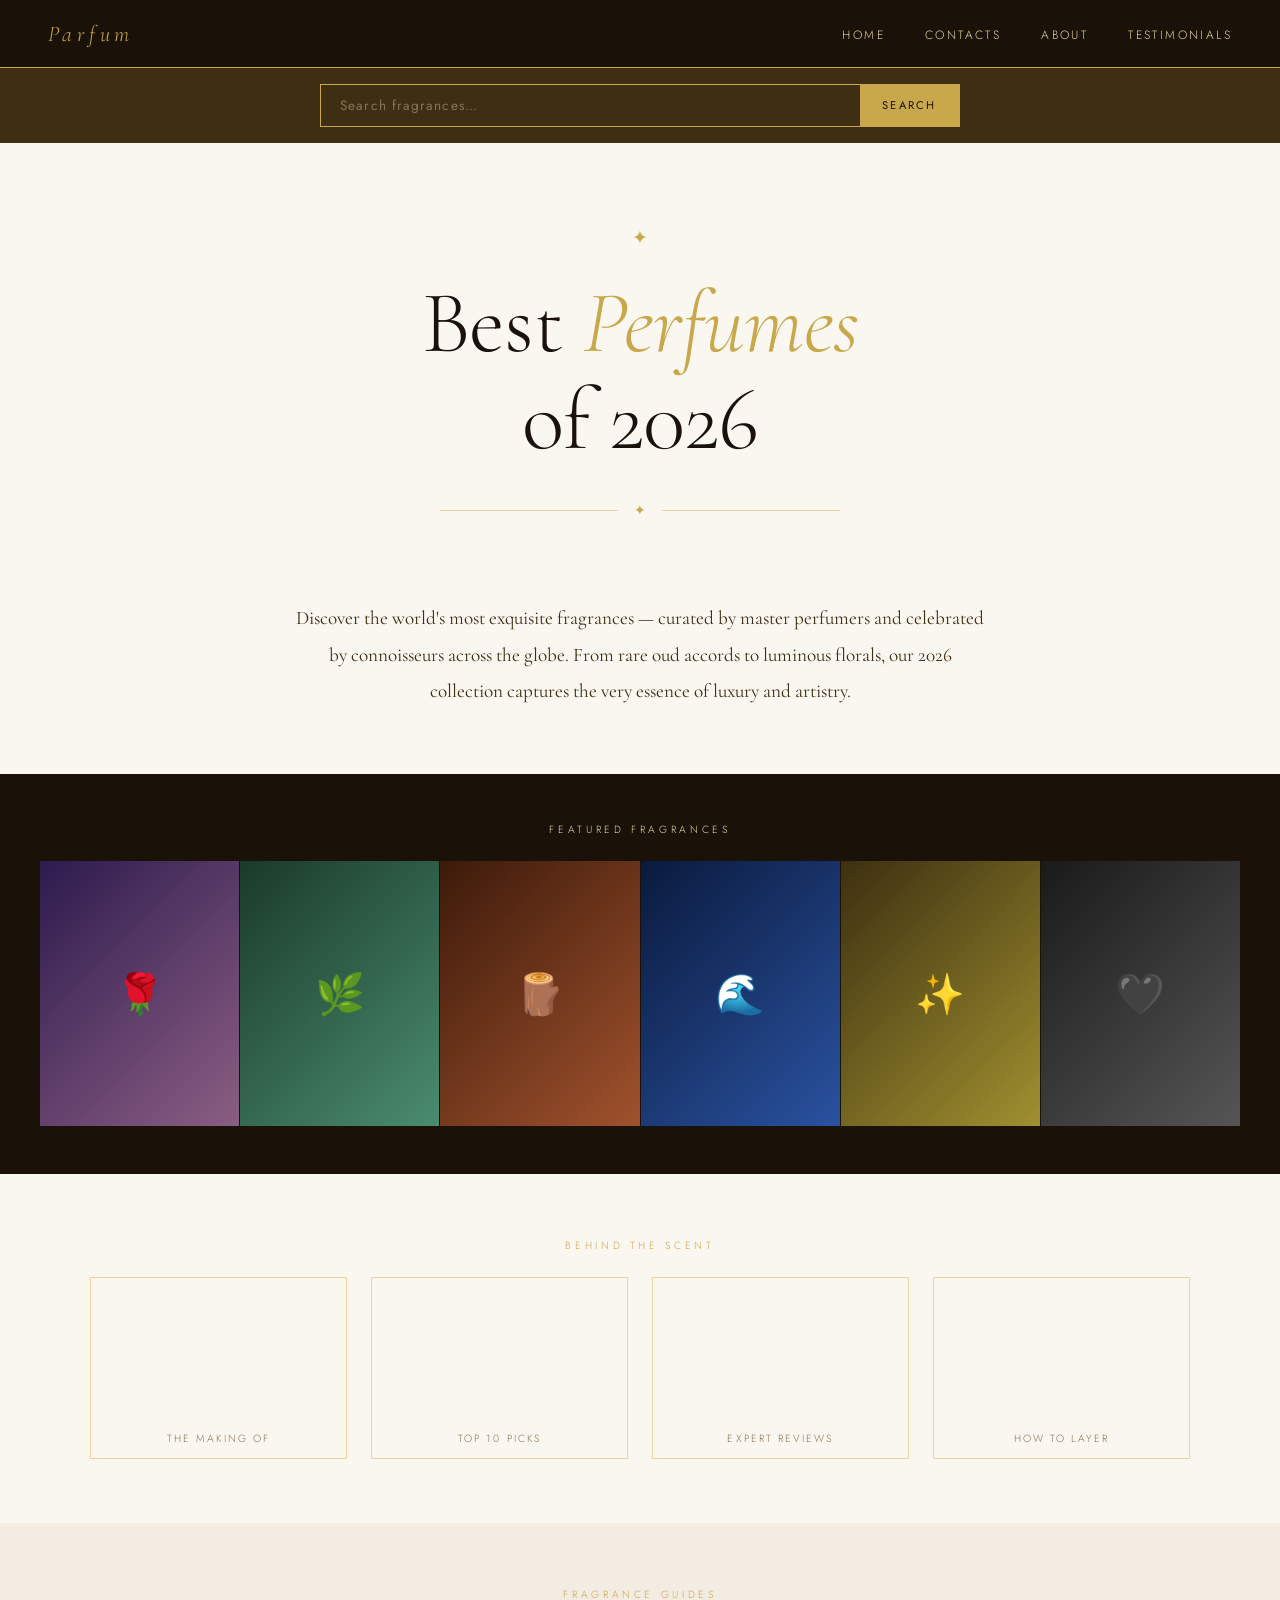
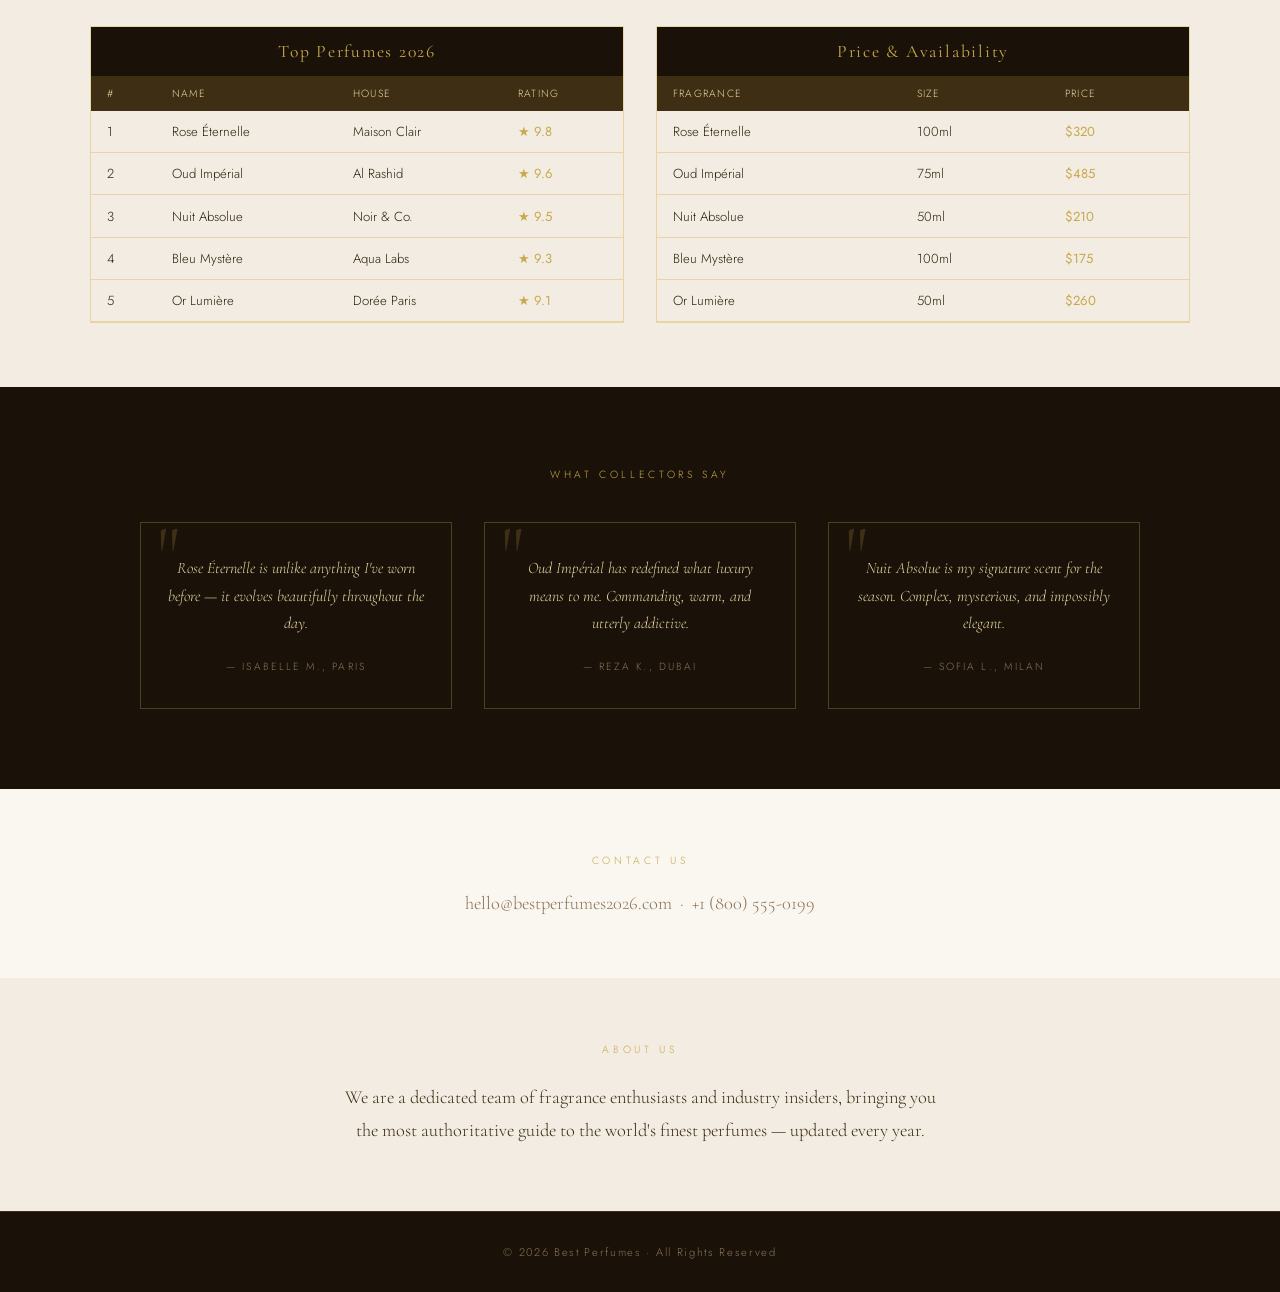
<file: perfumes.html>
<!DOCTYPE html>
<html lang="en">
<head>
<meta charset="UTF-8">
<meta name="viewport" content="width=device-width, initial-scale=1.0">
<title>Best Perfumes 2026</title>
<link href="https://fonts.googleapis.com/css2?family=Cormorant+Garamond:ital,wght@0,300;0,400;0,600;1,300;1,400&family=Jost:wght@200;300;400&display=swap" rel="stylesheet">
<style>
  :root {
    --gold: #c9a84c;
    --gold-light: #e8d5a3;
    --cream: #faf6f0;
    --dark: #1a1208;
    --mid: #3d2e14;
    --text: #2c1f0a;
    --muted: #8a7256;
  }

  * { margin: 0; padding: 0; box-sizing: border-box; }

  body {
    background: var(--cream);
    color: var(--text);
    font-family: 'Jost', sans-serif;
    font-weight: 300;
    overflow-x: hidden;
  }

  /* ─── NAV ─── */
  nav {
    background: var(--dark);
    display: flex;
    align-items: center;
    justify-content: space-between;
    padding: 0 3rem;
    height: 68px;
    position: sticky;
    top: 0;
    z-index: 100;
    border-bottom: 1px solid var(--gold);
  }

  .nav-logo {
    font-family: 'Cormorant Garamond', serif;
    font-size: 1.4rem;
    color: var(--gold);
    letter-spacing: 0.2em;
    font-style: italic;
  }

  .nav-links {
    display: flex;
    gap: 2.5rem;
    list-style: none;
  }

  .nav-links a {
    color: var(--gold-light);
    text-decoration: none;
    font-size: 0.75rem;
    letter-spacing: 0.2em;
    text-transform: uppercase;
    transition: color 0.3s;
    position: relative;
  }

  .nav-links a::after {
    content: '';
    position: absolute;
    bottom: -4px;
    left: 0;
    width: 0;
    height: 1px;
    background: var(--gold);
    transition: width 0.3s;
  }

  .nav-links a:hover { color: var(--gold); }
  .nav-links a:hover::after { width: 100%; }

  /* ─── SEARCH ─── */
  .search-wrap {
    background: var(--mid);
    padding: 1rem 3rem;
    display: flex;
    justify-content: center;
  }

  .search-inner {
    display: flex;
    width: 100%;
    max-width: 640px;
    border: 1px solid var(--gold);
    overflow: hidden;
  }

  .search-inner input {
    flex: 1;
    background: transparent;
    border: none;
    padding: 0.65rem 1.2rem;
    color: var(--cream);
    font-family: 'Jost', sans-serif;
    font-size: 0.85rem;
    letter-spacing: 0.08em;
    outline: none;
  }

  .search-inner input::placeholder { color: var(--muted); }

  .search-inner button {
    background: var(--gold);
    border: none;
    padding: 0 1.4rem;
    color: var(--dark);
    font-family: 'Jost', sans-serif;
    font-size: 0.7rem;
    letter-spacing: 0.2em;
    text-transform: uppercase;
    cursor: pointer;
    transition: background 0.3s;
  }

  .search-inner button:hover { background: var(--gold-light); }

  /* ─── HERO ─── */
  .hero {
    text-align: center;
    padding: 5rem 2rem 3rem;
    position: relative;
  }

  .hero::before {
    content: '✦';
    display: block;
    color: var(--gold);
    font-size: 1.2rem;
    margin-bottom: 1.5rem;
    animation: spin 8s linear infinite;
  }

  @keyframes spin { to { transform: rotate(360deg); } }

  .hero h1 {
    font-family: 'Cormorant Garamond', serif;
    font-size: clamp(2.8rem, 7vw, 5.5rem);
    font-weight: 300;
    line-height: 1.1;
    color: var(--dark);
    letter-spacing: -0.01em;
  }

  .hero h1 em { font-style: italic; color: var(--gold); }

  .divider {
    display: flex;
    align-items: center;
    gap: 1rem;
    max-width: 400px;
    margin: 2rem auto;
  }

  .divider span { flex: 1; height: 1px; background: var(--gold-light); }
  .divider i { color: var(--gold); font-style: normal; font-size: 0.9rem; }

  /* ─── PARAGRAPH ─── */
  .intro {
    max-width: 760px;
    margin: 0 auto 4rem;
    padding: 0 2rem;
  }

  .intro p {
    line-height: 1.9;
    color: var(--mid);
    text-align: center;
    font-family: 'Cormorant Garamond', serif;
    font-size: 1.2rem;
    font-weight: 400;
  }

  /* ─── SECTION LABELS ─── */
  .section-label {
    text-align: center;
    font-size: 0.65rem;
    letter-spacing: 0.35em;
    text-transform: uppercase;
    color: var(--gold);
    margin-bottom: 1.5rem;
  }

  /* ─── IMAGES ─── */
  .images-section {
    padding: 3rem 2rem;
    background: var(--dark);
  }

  .images-grid {
    display: grid;
    grid-template-columns: repeat(6, 1fr);
    gap: 1px;
    max-width: 1200px;
    margin: 0 auto;
  }

  .img-card {
    aspect-ratio: 3/4;
    overflow: hidden;
    position: relative;
    cursor: pointer;
  }

  .img-card:nth-child(1) { background: linear-gradient(135deg, #2d1b4e, #8b5e83); }
  .img-card:nth-child(2) { background: linear-gradient(135deg, #1a3a2a, #4a8c6f); }
  .img-card:nth-child(3) { background: linear-gradient(135deg, #3d1a0a, #a0522d); }
  .img-card:nth-child(4) { background: linear-gradient(135deg, #0a1a3d, #2a52a0); }
  .img-card:nth-child(5) { background: linear-gradient(135deg, #3d3010, #a09030); }
  .img-card:nth-child(6) { background: linear-gradient(135deg, #1a1a1a, #555); }

  .img-card .overlay {
    position: absolute;
    inset: 0;
    display: flex;
    flex-direction: column;
    align-items: center;
    justify-content: flex-end;
    padding: 1rem;
    background: linear-gradient(to top, rgba(0,0,0,0.7) 0%, transparent 60%);
    opacity: 0;
    transition: opacity 0.4s;
  }

  .img-card:hover .overlay { opacity: 1; }

  .img-card .perfume-icon {
    font-size: 2.5rem;
    display: flex;
    align-items: center;
    justify-content: center;
    height: 100%;
  }

  .img-card .img-label {
    color: var(--gold-light);
    font-size: 0.65rem;
    letter-spacing: 0.2em;
    text-transform: uppercase;
    font-family: 'Jost', sans-serif;
  }

  .img-section-label {
    color: var(--gold-light);
    text-align: center;
    font-size: 0.65rem;
    letter-spacing: 0.35em;
    text-transform: uppercase;
    margin-bottom: 1.5rem;
  }

  /* ─── VIDEOS ─── */
  .videos-section {
    padding: 4rem 2rem;
    background: var(--cream);
  }

  .videos-grid {
    display: grid;
    grid-template-columns: repeat(4, 1fr);
    gap: 1.5rem;
    max-width: 1100px;
    margin: 0 auto;
  }

  .video-wrap {
    display: flex;
    flex-direction: column;
    border: 1px solid var(--gold-light);
    overflow: hidden;
  }

  .video-wrap iframe {
    width: 100%;
    aspect-ratio: 16/9;
    display: block;
    border: none;
  }

  .video-label {
    font-size: 0.65rem;
    letter-spacing: 0.2em;
    text-transform: uppercase;
    color: var(--muted);
    text-align: center;
    padding: 0.6rem 0 0.7rem;
    background: var(--cream);
  }

  /* ─── TABLES ─── */
  .tables-section {
    padding: 4rem 2rem;
    background: #f2ece2;
  }

  .tables-wrap {
    display: grid;
    grid-template-columns: 1fr 1fr;
    gap: 2rem;
    max-width: 1100px;
    margin: 0 auto;
  }

  .table-card {
    border: 1px solid var(--gold-light);
    overflow: hidden;
  }

  .table-card h3 {
    background: var(--dark);
    color: var(--gold);
    font-family: 'Cormorant Garamond', serif;
    font-weight: 400;
    font-size: 1.1rem;
    letter-spacing: 0.1em;
    padding: 0.9rem 1.2rem;
    text-align: center;
  }

  table { width: 100%; border-collapse: collapse; font-size: 0.82rem; }
  thead tr { background: var(--mid); }
  thead th {
    color: var(--gold-light);
    padding: 0.6rem 1rem;
    text-align: left;
    font-weight: 300;
    letter-spacing: 0.12em;
    text-transform: uppercase;
    font-size: 0.65rem;
  }

  tbody tr { border-bottom: 1px solid var(--gold-light); transition: background 0.2s; }
  tbody tr:hover { background: rgba(201, 168, 76, 0.06); }
  tbody td { padding: 0.7rem 1rem; color: var(--text); }
  tbody td:last-child { color: var(--gold); font-weight: 400; }

  /* ─── TESTIMONIALS ─── */
  #testimonials {
    padding: 5rem 2rem;
    background: var(--dark);
    text-align: center;
  }

  #testimonials .section-label { color: var(--gold); }

  .testimonials-grid {
    display: grid;
    grid-template-columns: repeat(3, 1fr);
    gap: 2rem;
    max-width: 1000px;
    margin: 2.5rem auto 0;
  }

  .testi-card {
    border: 1px solid rgba(201, 168, 76, 0.3);
    padding: 2rem 1.5rem;
    position: relative;
  }

  .testi-card::before {
    content: '"';
    font-family: 'Cormorant Garamond', serif;
    font-size: 5rem;
    color: var(--gold);
    opacity: 0.2;
    position: absolute;
    top: -0.5rem;
    left: 1rem;
    line-height: 1;
  }

  .testi-card p {
    color: var(--gold-light);
    font-family: 'Cormorant Garamond', serif;
    font-size: 1rem;
    font-style: italic;
    line-height: 1.7;
    margin-bottom: 1rem;
  }

  .testi-card cite {
    color: var(--muted);
    font-size: 0.65rem;
    letter-spacing: 0.2em;
    text-transform: uppercase;
    font-style: normal;
  }

  /* ─── FOOTER ─── */
  footer {
    text-align: center;
    padding: 2rem;
    background: var(--dark);
    border-top: 1px solid rgba(201, 168, 76, 0.2);
    color: var(--muted);
    font-size: 0.7rem;
    letter-spacing: 0.15em;
  }

  /* ─── ANIMATIONS ─── */
  .fade-up {
    opacity: 0;
    transform: translateY(24px);
    transition: opacity 0.7s ease, transform 0.7s ease;
  }

  .fade-up.visible { opacity: 1; transform: translateY(0); }

  /* ─── RESPONSIVE ─── */
  @media (max-width: 768px) {
    .images-grid { grid-template-columns: repeat(3, 1fr); }
    .videos-grid { grid-template-columns: repeat(2, 1fr); }
    .tables-wrap { grid-template-columns: 1fr; }
    .testimonials-grid { grid-template-columns: 1fr; }
    nav { padding: 0 1rem; }
    .nav-links { gap: 1.2rem; }
  }
</style>
</head>
<body>

<!-- NAV -->
<nav>
  <div class="nav-logo">Parfum</div>
  <ul class="nav-links">
    <li><a href="#home">Home</a></li>
    <li><a href="#contact">Contacts</a></li>
    <li><a href="#about">About</a></li>
    <li><a href="#testimonials">Testimonials</a></li>
  </ul>
</nav>

<!-- SEARCH -->
<div class="search-wrap">
  <div class="search-inner">
    <input type="text" placeholder="Search fragrances…">
    <button>Search</button>
  </div>
</div>

<!-- HERO -->
<section id="home" class="hero">
  <h1>Best <em>Perfumes</em><br>of 2026</h1>
  <div class="divider"><span></span><i>✦</i><span></span></div>
</section>

<!-- PARAGRAPH -->
<div class="intro fade-up">
  <p>
    Discover the world's most exquisite fragrances — curated by master perfumers and celebrated
    by connoisseurs across the globe. From rare oud accords to luminous florals, our 2026
    collection captures the very essence of luxury and artistry.
  </p>
</div>

<!-- IMAGES -->
<section class="images-section fade-up">
  <p class="img-section-label">Featured Fragrances</p>
  <div class="images-grid">
    <div class="img-card">
      <div class="perfume-icon">🌹</div>
      <div class="overlay"><span class="img-label">Rose Éternelle</span></div>
    </div>
    <div class="img-card">
      <div class="perfume-icon">🌿</div>
      <div class="overlay"><span class="img-label">Vert Sauvage</span></div>
    </div>
    <div class="img-card">
      <div class="perfume-icon">🪵</div>
      <div class="overlay"><span class="img-label">Oud Impérial</span></div>
    </div>
    <div class="img-card">
      <div class="perfume-icon">🌊</div>
      <div class="overlay"><span class="img-label">Bleu Mystère</span></div>
    </div>
    <div class="img-card">
      <div class="perfume-icon">✨</div>
      <div class="overlay"><span class="img-label">Or Lumière</span></div>
    </div>
    <div class="img-card">
      <div class="perfume-icon">🖤</div>
      <div class="overlay"><span class="img-label">Nuit Absolue</span></div>
    </div>
  </div>
</section>

<!-- VIDEOS -->
<section class="videos-section fade-up">
  <p class="section-label">Behind the Scent</p>
  <div class="videos-grid">
    <div class="video-wrap">
      <iframe src="https://www.youtube.com/embed/5ER7HoXkVe8" title="The Making Of" frameborder="0" allowfullscreen></iframe>
      <span class="video-label">The Making Of</span>
    </div>
    <div class="video-wrap">
      <iframe src="https://www.youtube.com/embed/KMnPDMgqIuo" title="Top 10 Picks" frameborder="0" allowfullscreen></iframe>
      <span class="video-label">Top 10 Picks</span>
    </div>
    <div class="video-wrap">
      <iframe src="https://www.youtube.com/embed/ZkP-TDLbhV4" title="Expert Reviews" frameborder="0" allowfullscreen></iframe>
      <span class="video-label">Expert Reviews</span>
    </div>
    <div class="video-wrap">
      <iframe src="https://www.youtube.com/embed/Iy3-H0no7qM" title="How to Layer" frameborder="0" allowfullscreen></iframe>
      <span class="video-label">How to Layer</span>
    </div>
  </div>
</section>

<!-- TABLES -->
<section class="tables-section fade-up">
  <p class="section-label">Fragrance Guides</p>
  <div class="tables-wrap">
    <div class="table-card">
      <h3>Top Perfumes 2026</h3>
      <table>
        <thead>
          <tr><th>#</th><th>Name</th><th>House</th><th>Rating</th></tr>
        </thead>
        <tbody>
          <tr><td>1</td><td>Rose Éternelle</td><td>Maison Clair</td><td>★ 9.8</td></tr>
          <tr><td>2</td><td>Oud Impérial</td><td>Al Rashid</td><td>★ 9.6</td></tr>
          <tr><td>3</td><td>Nuit Absolue</td><td>Noir & Co.</td><td>★ 9.5</td></tr>
          <tr><td>4</td><td>Bleu Mystère</td><td>Aqua Labs</td><td>★ 9.3</td></tr>
          <tr><td>5</td><td>Or Lumière</td><td>Dorée Paris</td><td>★ 9.1</td></tr>
        </tbody>
      </table>
    </div>
    <div class="table-card">
      <h3>Price & Availability</h3>
      <table>
        <thead>
          <tr><th>Fragrance</th><th>Size</th><th>Price</th></tr>
        </thead>
        <tbody>
          <tr><td>Rose Éternelle</td><td>100ml</td><td>$320</td></tr>
          <tr><td>Oud Impérial</td><td>75ml</td><td>$485</td></tr>
          <tr><td>Nuit Absolue</td><td>50ml</td><td>$210</td></tr>
          <tr><td>Bleu Mystère</td><td>100ml</td><td>$175</td></tr>
          <tr><td>Or Lumière</td><td>50ml</td><td>$260</td></tr>
        </tbody>
      </table>
    </div>
  </div>
</section>

<!-- TESTIMONIALS -->
<section id="testimonials">
  <p class="section-label">What Collectors Say</p>
  <div class="testimonials-grid fade-up">
    <div class="testi-card">
      <p>Rose Éternelle is unlike anything I've worn before — it evolves beautifully throughout the day.</p>
      <cite>— Isabelle M., Paris</cite>
    </div>
    <div class="testi-card">
      <p>Oud Impérial has redefined what luxury means to me. Commanding, warm, and utterly addictive.</p>
      <cite>— Reza K., Dubai</cite>
    </div>
    <div class="testi-card">
      <p>Nuit Absolue is my signature scent for the season. Complex, mysterious, and impossibly elegant.</p>
      <cite>— Sofia L., Milan</cite>
    </div>
  </div>
</section>

<!-- CONTACT -->
<section id="contact" style="padding:4rem 2rem; text-align:center; background: var(--cream);">
  <p class="section-label">Contact Us</p>
  <p style="color:var(--muted); font-family:'Cormorant Garamond',serif; font-size:1.15rem; margin-top:0.5rem;">
    hello@bestperfumes2026.com &nbsp;·&nbsp; +1 (800) 555-0199
  </p>
</section>

<!-- ABOUT -->
<section id="about" style="padding:4rem 2rem; text-align:center; background:#f2ece2;">
  <p class="section-label">About Us</p>
  <p style="max-width:600px; margin:1rem auto 0; color:var(--mid); font-family:'Cormorant Garamond',serif; font-size:1.15rem; line-height:1.8;">
    We are a dedicated team of fragrance enthusiasts and industry insiders, bringing you the most
    authoritative guide to the world's finest perfumes — updated every year.
  </p>
</section>

<footer>© 2026 Best Perfumes · All Rights Reserved</footer>

<script>
  const observer = new IntersectionObserver(entries => {
    entries.forEach((e, i) => {
      if (e.isIntersecting) {
        setTimeout(() => e.target.classList.add('visible'), i * 120);
      }
    });
  }, { threshold: 0.1 });

  document.querySelectorAll('.fade-up').forEach(el => observer.observe(el));
</script>

</body>
</html>
</file>
